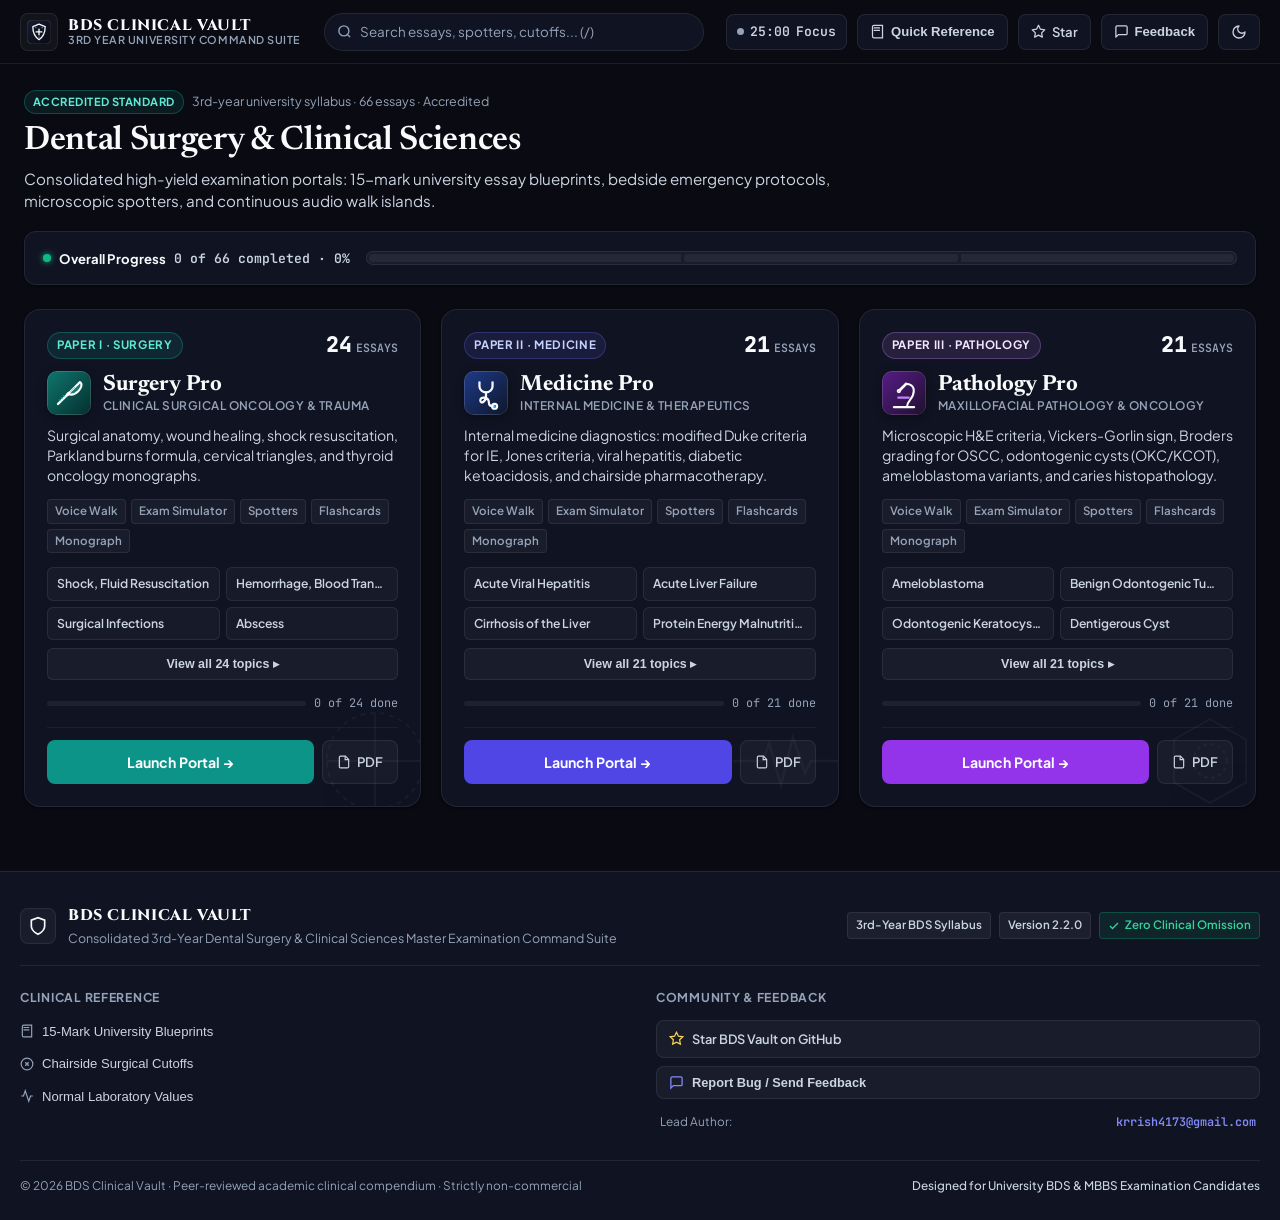
<file: index.html>
<!DOCTYPE html>
<html lang="en" data-theme="dark">
<head>
    <meta charset="UTF-8">
    <meta name="viewport" content="width=device-width, initial-scale=1.0, viewport-fit=cover">
    <meta name="description" content="BDS Clinical Vault — 3rd Year BDS University Examination Compendium & Clinical Command Suite for General Surgery, General Medicine, and Oral Pathology.">
    <meta name="color-scheme" content="light dark">
    <meta name="theme-color" content="#090a12" id="metaThemeColor">
    <title>BDS Clinical Vault — 3rd Year University Examination Command Suite</title>
    
    <!-- PWA & Device Support -->
    <link rel="manifest" href="manifest.json">
    <link rel="icon" type="image/svg+xml" href="favicon.svg">
    <link rel="apple-touch-icon" href="apple-touch-icon.png">
    
    <!-- Typography -->
    <link rel="preconnect" href="https://fonts.googleapis.com">
    <link rel="preconnect" href="https://fonts.gstatic.com" crossorigin>
    <link href="https://fonts.googleapis.com/css2?family=Cinzel:wght@600;700;800&family=JetBrains+Mono:wght@400;500;600;700&family=Newsreader:ital,opsz,wght@0,6..72,400;0,6..72,600;0,6..72,700;1,6..72,400&family=Plus+Jakarta+Sans:wght@400;500;600;700;800&display=swap" rel="stylesheet">

    <script>
        (function() {
            var saved = localStorage.getItem('bds_vault_theme') || localStorage.getItem('bds.theme') || localStorage.getItem('bds_hub_theme') || 'dark';
            document.documentElement.setAttribute('data-theme', saved);
            if (saved === 'light') {
                document.documentElement.classList.add('light');
                document.documentElement.classList.remove('dark');
            } else {
                document.documentElement.classList.add('dark');
                document.documentElement.classList.remove('light');
            }
            document.documentElement.style.backgroundColor = saved === 'light' ? '#f8fafc' : '#090a12';
            document.documentElement.style.colorScheme = saved;
            var metaTheme = document.getElementById('metaThemeColor');
            if (metaTheme) metaTheme.setAttribute('content', saved === 'light' ? '#f8fafc' : '#090a12');
        })();
    </script>

    <style>
        /* =============================================================
           1. ECOSYSTEM DESIGN TOKENS (CALIBRATED ACCENT HUES & NEUTRALS)
           ============================================================= */
        :root {
            --bg-base: #090a12;
            --bg-surface: #101322;
            --bg-surface-elevated: #161a2e;
            --bg-card: #101322;
            --bg-card-hover: #15192d;
            
            --border-color: rgba(255, 255, 255, 0.08);
            --border-strong: rgba(255, 255, 255, 0.16);
            --border-subtle: rgba(255, 255, 255, 0.05);

            --text-primary: #f8fafc;
            --text-secondary: #cbd5e1;
            --text-muted: #94a3b8;

            --accent-emerald: #10b981;
            --accent-amber: #f59e0b;
            --accent-rose: #f43f5e;

            /* Paper I: General Surgery (Clinical Surgical Teal) */
            --surgery-accent: #14b8a6;
            --surgery-accent-dark: #0d9488;
            --surgery-tag-bg: rgba(20, 184, 166, 0.12);
            --surgery-tag-border: rgba(20, 184, 166, 0.30);
            --surgery-tag-text: #5eead4;
            --surgery-btn: #0d9488;
            --surgery-btn-hover: #0f766e;

            /* Paper II: General Medicine (Diagnostic Clinical Indigo) */
            --medicine-accent: #6366f1;
            --medicine-accent-dark: #4f46e5;
            --medicine-tag-bg: rgba(99, 102, 241, 0.12);
            --medicine-tag-border: rgba(99, 102, 241, 0.30);
            --medicine-tag-text: #c7d2fe;
            --medicine-btn: #4f46e5;
            --medicine-btn-hover: #4338ca;

            /* Paper III: Oral Pathology (Histological Orchid / Magenta) */
            --pathology-accent: #c084fc;
            --pathology-accent-dark: #9333ea;
            --pathology-tag-bg: rgba(192, 132, 252, 0.12);
            --pathology-tag-border: rgba(192, 132, 252, 0.30);
            --pathology-tag-text: #f3e8ff;
            --pathology-btn: #9333ea;
            --pathology-btn-hover: #7e22ce;

            --shadow-sm: 0 1px 3px rgba(0, 0, 0, 0.35);
            --shadow-md: 0 8px 24px -6px rgba(0, 0, 0, 0.55);
            --shadow-lg: 0 16px 40px -8px rgba(0, 0, 0, 0.75);

            --radius-sm: 8px;
            --radius-md: 12px;
            --radius-lg: 16px;
            --radius-pill: 9999px;
        }

        [data-theme="light"] {
            --bg-base: #f8fafc;
            --bg-surface: #ffffff;
            --bg-surface-elevated: #f1f5f9;
            --bg-card: #ffffff;
            --bg-card-hover: #f8fafc;
            
            --border-color: #e2e8f0;
            --border-strong: #cbd5e1;
            --border-subtle: #f1f5f9;

            --text-primary: #0f172a;
            --text-secondary: #475569;
            --text-muted: #64748b;

            --surgery-accent: #0d9488;
            --surgery-tag-bg: rgba(13, 148, 136, 0.08);
            --surgery-tag-border: rgba(13, 148, 136, 0.25);
            --surgery-tag-text: #0f766e;
            --surgery-btn: #0d9488;
            --surgery-btn-hover: #115e59;

            --medicine-accent: #4f46e5;
            --medicine-tag-bg: rgba(79, 70, 229, 0.08);
            --medicine-tag-border: rgba(79, 70, 229, 0.25);
            --medicine-tag-text: #3730a3;
            --medicine-btn: #4f46e5;
            --medicine-btn-hover: #4338ca;

            --pathology-accent: #9333ea;
            --pathology-tag-bg: rgba(147, 51, 234, 0.08);
            --pathology-tag-border: rgba(147, 51, 234, 0.25);
            --pathology-tag-text: #6b21a8;
            --pathology-btn: #9333ea;
            --pathology-btn-hover: #7e22ce;

            --shadow-sm: 0 1px 3px rgba(0, 0, 0, 0.06);
            --shadow-md: 0 6px 18px -4px rgba(0, 0, 0, 0.08);
            --shadow-lg: 0 14px 34px -6px rgba(0, 0, 0, 0.12);
        }

        @supports (color: oklch(0 0 0)) {
            :root {
                --surgery-accent: oklch(0.68 0.11 180);
                --medicine-accent: oklch(0.58 0.11 275);
                --pathology-accent: oklch(0.66 0.11 315);
            }
        }

        /* Reset & Base Setup */
        html {
            scroll-padding-top: 76px;
            scroll-behavior: smooth;
            background-color: var(--bg-base);
            color-scheme: dark;
            overflow-x: hidden;
            max-width: 100vw;
            width: 100%;
        }
        [data-theme="light"], body.light {
            color-scheme: light;
        }
        * {
            box-sizing: border-box;
            margin: 0;
            padding: 0;
            -webkit-tap-highlight-color: transparent;
            scrollbar-width: thin;
            scrollbar-color: rgba(255, 255, 255, 0.2) transparent;
        }
        ::-webkit-scrollbar {
            width: 8px;
            height: 8px;
        }
        ::-webkit-scrollbar-track {
            background: transparent;
        }
        ::-webkit-scrollbar-thumb {
            background: rgba(255, 255, 255, 0.2);
            border-radius: 8px;
            border: 2px solid transparent;
            background-clip: content-box;
        }
        ::-webkit-scrollbar-thumb:hover {
            background: rgba(255, 255, 255, 0.35);
            background-clip: content-box;
        }
        ::-webkit-scrollbar-button {
            display: none;
        }
        body {
            font-family: 'Plus Jakarta Sans', -apple-system, BlinkMacSystemFont, sans-serif;
            background-color: var(--bg-base);
            color: var(--text-primary);
            line-height: 1.6;
            font-size: 15px;
            min-height: 100dvh;
            display: flex;
            flex-direction: column;
            overflow-x: hidden;
            max-width: 100vw;
            width: 100%;
            -webkit-font-smoothing: antialiased;
        }

        /* Utility Typography */
        .editorial-heading {
            font-family: 'Newsreader', Georgia, serif;
            font-weight: 600;
        }
        .cinzel-brand {
            font-family: 'Cinzel', serif;
            letter-spacing: 0.04em;
        }
        .mono-num {
            font-family: 'JetBrains Mono', monospace;
            font-variant-numeric: tabular-nums;
        }
        .sr-only {
            position: absolute;
            width: 1px;
            height: 1px;
            padding: 0;
            margin: -1px;
            overflow: hidden;
            clip: rect(0, 0, 0, 0);
            white-space: nowrap;
            border-width: 0;
        }

        /* =============================================================
           2. SOLID FULL-BLEED STICKY HEADER (64px, NEVER OVERFLOWS)
           ============================================================= */
        .header-solid {
            position: sticky;
            top: 0;
            z-index: 1000;
            height: 64px;
            width: 100%;
            background-color: var(--bg-base);
            border-bottom: 1px solid var(--border-color);
            display: flex;
            align-items: center;
            justify-content: space-between;
            padding: 0 20px;
            box-sizing: border-box;
            min-width: 0;
        }

        .brand-link {
            display: flex;
            align-items: center;
            gap: 10px;
            text-decoration: none;
            color: inherit;
            flex-shrink: 0;
            min-width: 0;
        }
        .brand-logo-tile {
            width: 38px;
            height: 38px;
            border-radius: var(--radius-sm);
            display: flex;
            align-items: center;
            justify-content: center;
            border: 1px solid var(--border-color);
            background: rgba(255, 255, 255, 0.04);
            flex-shrink: 0;
        }
        .brand-logo-tile img {
            width: 24px;
            height: 24px;
            display: block;
        }
        .brand-wordmark-group {
            display: flex;
            flex-direction: column;
            line-height: 1.15;
            min-width: 0;
            overflow: hidden;
        }
        .brand-wordmark {
            font-size: 0.95rem;
            font-weight: 800;
            letter-spacing: 0.04em;
            color: var(--text-primary);
            white-space: nowrap;
            overflow: hidden;
            text-overflow: ellipsis;
        }
        .brand-sub {
            font-size: 0.68rem;
            color: var(--text-muted);
            text-transform: uppercase;
            letter-spacing: 0.05em;
            font-weight: 600;
            white-space: nowrap;
        }

        /* Center Search with Inline Dropdown */
        .header-search-wrap {
            flex: 1;
            max-width: 440px;
            margin: 0 16px;
            position: relative;
            min-width: 0;
        }
        .hub-search-box {
            width: 100%;
            height: 38px;
            padding: 0 12px;
            background: var(--bg-surface);
            border: 1px solid var(--border-color);
            border-radius: var(--radius-pill);
            display: flex;
            align-items: center;
            gap: 8px;
            color: var(--text-muted);
            transition: all 0.2s ease;
        }
        .hub-search-box:focus-within {
            border-color: var(--accent-primary, #6366f1);
            box-shadow: 0 0 0 3px rgba(99, 102, 241, 0.15);
        }
        .hub-search-input {
            flex: 1;
            background: transparent;
            border: none;
            outline: none;
            font-family: inherit;
            font-size: 0.84rem;
            color: var(--text-primary);
            min-width: 0;
        }
        .hub-search-input::placeholder {
            color: var(--text-muted);
        }
        .hub-search-clear {
            background: transparent;
            border: none;
            color: var(--text-muted);
            cursor: pointer;
            padding: 2px 6px;
            font-size: 0.8rem;
            border-radius: 50%;
        }
        .hub-search-clear:hover {
            color: var(--text-primary);
        }
        .search-back-btn {
            display: none;
            align-items: center;
            justify-content: center;
            width: 38px;
            height: 38px;
            border-radius: var(--radius-sm);
            background: transparent;
            border: none;
            color: var(--text-secondary);
            cursor: pointer;
            flex-shrink: 0;
        }
        .search-back-btn:hover {
            color: var(--text-primary);
            background: rgba(255, 255, 255, 0.08);
        }

        .hub-search-results {
            position: absolute;
            top: calc(100% + 6px);
            left: 0;
            right: 0;
            max-height: 440px;
            overflow-y: auto;
            background: var(--bg-surface-elevated, #101322);
            border: 1px solid var(--border-strong, rgba(255, 255, 255, 0.18));
            border-radius: var(--radius-md, 12px);
            padding: 8px;
            box-shadow: var(--shadow-lg);
            z-index: 1050;
            display: flex;
            flex-direction: column;
            gap: 4px;
        }

        /* Mobile Trigger Buttons (<768px) */
        .mobile-actions-wrap {
            display: none;
        }
        .mobile-search-btn,
        .mobile-overflow-btn {
            display: none;
            align-items: center;
            justify-content: center;
            width: 44px;
            height: 44px;
            border-radius: var(--radius-sm);
            background: rgba(255, 255, 255, 0.04);
            border: 1px solid var(--border-color);
            color: var(--text-secondary);
            cursor: pointer;
            position: relative;
            flex-shrink: 0;
            transition: all 0.15s ease;
        }
        .mobile-search-btn:hover,
        .mobile-overflow-btn:hover {
            background: rgba(255, 255, 255, 0.08);
            color: var(--text-primary);
        }
        .overflow-timer-dot {
            position: absolute;
            top: 9px;
            right: 9px;
            width: 7px;
            height: 7px;
            border-radius: 50%;
            background: var(--text-muted);
            opacity: 0;
            transition: all 0.2s ease;
        }
        .mobile-overflow-btn.running .overflow-timer-dot {
            opacity: 1;
            background: var(--accent-emerald, #10b981);
            box-shadow: 0 0 8px var(--accent-emerald, #10b981);
        }

        /* Mobile Overflow Scrim & Menu */
        .hub-overflow-scrim {
            display: none;
            position: fixed;
            inset: 0;
            background: rgba(0, 0, 0, 0.55);
            z-index: 1040;
            backdrop-filter: none;
            -webkit-backdrop-filter: none;
        }
        .hub-overflow-scrim.open {
            display: block;
        }

        .hub-overflow-menu {
            display: none;
            background: var(--bg-surface-elevated, #161a2e);
            border: 1px solid var(--border-strong);
            box-shadow: var(--shadow-lg);
            z-index: 1050;
            box-sizing: border-box;
            flex-direction: column;
            gap: 12px;
        }
        .hub-overflow-menu.open {
            display: flex;
        }

        .overflow-header-row {
            display: flex;
            align-items: center;
            justify-content: space-between;
            padding-bottom: 8px;
            border-bottom: 1px solid var(--border-color);
        }
        .overflow-menu-title {
            font-size: 0.80rem;
            font-weight: 700;
            text-transform: uppercase;
            letter-spacing: 0.05em;
            color: var(--text-muted);
        }
        .overflow-close-btn {
            background: transparent;
            border: none;
            color: var(--text-muted);
            cursor: pointer;
            font-size: 1.1rem;
            padding: 4px;
        }

        .overflow-timer-card {
            background: rgba(255, 255, 255, 0.03);
            border: 1px solid var(--border-color);
            border-radius: var(--radius-sm);
            padding: 12px;
            display: flex;
            flex-direction: column;
            gap: 8px;
        }
        .overflow-timer-header {
            display: flex;
            align-items: center;
            justify-content: space-between;
            font-size: 0.72rem;
            font-weight: 700;
            text-transform: uppercase;
            color: var(--text-muted);
        }
        .overflow-timer-digits {
            font-family: 'JetBrains Mono', monospace;
            font-size: 1.8rem;
            font-weight: 800;
            color: var(--text-primary);
            text-align: center;
        }
        .overflow-timer-actions {
            display: flex;
            gap: 6px;
        }
        .overflow-timer-btn {
            flex: 1;
            min-height: 38px;
            border-radius: var(--radius-sm);
            font-size: 0.8rem;
            font-weight: 700;
            cursor: pointer;
            border: 1px solid var(--border-color);
            background: var(--bg-surface-2, rgba(255, 255, 255, 0.04));
            color: var(--text-secondary);
            transition: all 0.15s ease;
        }
        .overflow-timer-btn.primary {
            background: var(--accent-emerald, #10b981);
            color: #090a12;
            border-color: var(--accent-emerald, #10b981);
            flex: 1.4;
        }
        .overflow-timer-btn.active {
            border-color: var(--accent-emerald, #10b981);
            color: var(--accent-emerald, #10b981);
        }

        .overflow-action-row {
            width: 100%;
            min-height: 46px;
            display: flex;
            align-items: center;
            gap: 12px;
            padding: 0 14px;
            border-radius: var(--radius-sm);
            background: rgba(255, 255, 255, 0.03);
            border: 1px solid var(--border-color);
            color: var(--text-primary);
            font-size: 0.88rem;
            font-weight: 600;
            cursor: pointer;
            text-align: left;
            transition: all 0.15s ease;
            box-sizing: border-box;
        }
        .overflow-action-row:hover {
            background: rgba(255, 255, 255, 0.07);
        }
        .hub-search-group {
            margin-bottom: 6px;
        }
        .hub-search-group-title {
            font-size: 0.70rem;
            font-weight: 700;
            text-transform: uppercase;
            letter-spacing: 0.05em;
            color: var(--text-muted);
            padding: 6px 10px 4px 10px;
        }
        .hub-search-item {
            display: flex;
            align-items: center;
            justify-content: space-between;
            padding: 8px 12px;
            border-radius: var(--radius-sm, 8px);
            text-decoration: none;
            color: var(--text-secondary);
            font-size: 0.84rem;
            transition: all 0.15s ease;
            gap: 10px;
        }
        .hub-search-item:hover, .hub-search-item.selected {
            background: rgba(255, 255, 255, 0.06);
            color: var(--text-primary);
        }
        .hub-search-item-title {
            overflow: hidden;
            text-overflow: ellipsis;
            white-space: nowrap;
        }
        .hub-search-item-tag {
            font-size: 0.68rem;
            font-family: 'JetBrains Mono', monospace;
            padding: 2px 6px;
            border-radius: 4px;
            background: rgba(255, 255, 255, 0.05);
            color: var(--text-muted);
            white-space: nowrap;
            flex-shrink: 0;
        }

        /* Collapsible Category Accordions for Topic Panel */
        .panel-category-group {
            margin-bottom: 8px;
        }
        .panel-category-header {
            width: 100%;
            display: flex;
            align-items: center;
            justify-content: space-between;
            padding: 8px 12px;
            background: rgba(255, 255, 255, 0.03);
            border: 1px solid var(--border-color);
            border-radius: var(--radius-sm);
            color: var(--text-secondary);
            font-size: 0.76rem;
            font-weight: 700;
            text-transform: uppercase;
            letter-spacing: 0.04em;
            cursor: pointer;
            transition: all 0.15s ease;
        }
        .panel-category-header:hover {
            background: rgba(255, 255, 255, 0.06);
            color: var(--text-primary);
        }
        .panel-category-chevron {
            transition: transform 0.2s ease;
            font-size: 0.7rem;
            color: var(--text-muted);
        }
        .panel-category-group.collapsed .panel-category-chevron {
            transform: rotate(-90deg);
        }
        .panel-category-group.collapsed .panel-category-items {
            display: none;
        }
        .panel-category-items {
            display: flex;
            flex-direction: column;
            gap: 2px;
            margin-top: 4px;
        }

        /* Right Nav Tools */
        .header-right-tools {
            display: flex;
            align-items: center;
            gap: 10px;
            flex-shrink: 0;
        }
        .nav-btn {
            height: 36px;
            padding: 0 12px;
            border-radius: var(--radius-sm);
            background: var(--bg-surface);
            border: 1px solid var(--border-color);
            color: var(--text-secondary);
            font-size: 0.82rem;
            font-weight: 600;
            display: inline-flex;
            align-items: center;
            gap: 6px;
            cursor: pointer;
            transition: all 0.2s ease;
            text-decoration: none;
            box-sizing: border-box;
        }
        .nav-btn:hover {
            background: var(--bg-surface-elevated);
            color: var(--text-primary);
            border-color: var(--border-strong);
        }

        /* Focus Timer Station Pill & Popover */
        .focus-timer-container {
            position: relative;
        }
        .timer-nav-pill {
            padding: 0 10px;
            font-family: 'JetBrains Mono', monospace;
            font-size: 0.82rem;
            gap: 6px;
        }
        .timer-nav-pill.running {
            border-color: var(--accent-emerald);
            color: var(--accent-emerald);
        }
        .timer-chip-dot {
            width: 7px;
            height: 7px;
            border-radius: 50%;
            background: var(--text-muted);
            transition: all 0.2s ease;
        }
        .timer-nav-pill.running .timer-chip-dot {
            background: var(--accent-emerald);
            box-shadow: 0 0 6px var(--accent-emerald);
        }
        .timer-popover-card {
            display: none;
            position: absolute;
            top: calc(100% + 8px);
            right: 0;
            width: 240px;
            background: var(--bg-surface-elevated);
            border: 1px solid var(--border-strong);
            border-radius: var(--radius-md);
            padding: 16px;
            box-shadow: var(--shadow-lg);
            z-index: 1050;
        }
        .timer-popover-card.open {
            display: block;
        }
        .timer-popover-header {
            font-size: 0.72rem;
            text-transform: uppercase;
            font-weight: 700;
            color: var(--text-muted);
            letter-spacing: 0.05em;
            margin-bottom: 4px;
        }
        .timer-popover-digits {
            font-family: 'JetBrains Mono', monospace;
            font-size: 2rem;
            font-weight: 800;
            line-height: 1.1;
            margin-bottom: 12px;
            color: var(--text-primary);
        }
        .timer-popover-controls {
            display: flex;
            gap: 6px;
        }
        .timer-ctrl-btn {
            padding: 6px 10px;
            border-radius: 6px;
            font-size: 0.78rem;
            font-weight: 700;
            cursor: pointer;
            border: 1px solid var(--border-color);
            background: rgba(255, 255, 255, 0.04);
            color: var(--text-secondary);
            transition: all 0.15s ease;
        }
        .timer-ctrl-btn:hover {
            background: rgba(255, 255, 255, 0.08);
            color: var(--text-primary);
        }
        .timer-ctrl-btn.active {
            background: rgba(99, 102, 241, 0.15);
            border-color: #6366f1;
            color: #a5b4fc;
        }
        .timer-ctrl-btn.primary {
            background: var(--text-primary);
            color: var(--bg-base);
            border: none;
            flex: 1;
        }

        /* =============================================================
           3. MAIN CONTAINER & HERO BANNER
           ============================================================= */
        .main-content {
            max-width: 1400px;
            width: 100%;
            margin: 0 auto;
            padding: 24px 24px 40px 24px;
            flex: 1;
        }

        .hero-banner {
            margin-bottom: 18px;
        }
        .hero-trust-bar {
            display: inline-flex;
            align-items: center;
            gap: 8px;
            font-size: 0.78rem;
            color: var(--text-muted);
            margin-bottom: 8px;
            flex-wrap: wrap;
        }
        .trust-badge {
            background: rgba(20, 184, 166, 0.10);
            color: var(--surgery-tag-text);
            border: 1px solid var(--surgery-tag-border);
            padding: 2px 8px;
            border-radius: var(--radius-pill);
            font-weight: 700;
            font-size: 0.70rem;
            text-transform: uppercase;
            letter-spacing: 0.04em;
        }
        .hero-title {
            font-size: 2.1rem;
            font-weight: 600;
            color: var(--text-primary);
            letter-spacing: -0.01em;
            line-height: 1.18;
            margin-bottom: 6px;
        }
        .hero-sub {
            font-size: 0.95rem;
            color: var(--text-secondary);
            max-width: 820px;
            line-height: 1.5;
        }

        /* =============================================================
           4. SLIM PROGRESS STRIP (<=56px, DIRECTLY UNDER HERO)
           ============================================================= */
        .progress-strip-container {
            position: relative;
            background: var(--bg-surface);
            border: 1px solid var(--border-color);
            border-radius: var(--radius-md);
            padding: 10px 18px;
            margin-bottom: 24px;
            box-shadow: var(--shadow-sm);
        }
        .progress-strip-inner {
            display: flex;
            align-items: center;
            justify-content: space-between;
            gap: 16px;
            height: 32px;
        }
        .progress-strip-left {
            display: flex;
            align-items: center;
            gap: 8px;
            font-size: 0.82rem;
            font-weight: 700;
            color: var(--text-primary);
            white-space: nowrap;
        }
        .progress-pulse-dot {
            width: 8px;
            height: 8px;
            border-radius: 50%;
            background: var(--accent-emerald);
            box-shadow: 0 0 6px var(--accent-emerald);
        }
        .progress-strip-track {
            flex: 1;
            height: 14px;
            background: rgba(255, 255, 255, 0.04);
            border: 1px solid rgba(255, 255, 255, 0.08);
            border-radius: var(--radius-pill);
            display: flex;
            align-items: stretch;
            overflow: visible;
            position: relative;
            padding: 2px;
            gap: 3px;
            cursor: pointer;
        }
        .progress-strip-segment {
            height: 100%;
            min-height: 8px;
            background: rgba(255, 255, 255, 0.05);
            position: relative;
            overflow: hidden;
            display: block;
            cursor: pointer;
            text-decoration: none;
            outline: none;
            border-radius: 3px;
            transition: filter 0.18s ease, transform 0.18s ease, box-shadow 0.18s ease;
        }
        .progress-strip-segment::before {
            content: '';
            position: absolute;
            top: -10px;
            bottom: -10px;
            left: 0;
            right: 0;
            z-index: 2;
        }
        .segment-surgery {
            border-top-left-radius: 9999px;
            border-bottom-left-radius: 9999px;
        }
        .segment-pathology {
            border-top-right-radius: 9999px;
            border-bottom-right-radius: 9999px;
        }
        .segment-fill {
            height: 100%;
            transition: width 0.5s ease;
            border-radius: var(--radius-pill);
            pointer-events: none;
        }
        .segment-surgery .segment-fill { background: linear-gradient(90deg, #0f766e 0%, #14b8a6 50%, #38bdf8 100%); }
        .segment-medicine .segment-fill { background: linear-gradient(90deg, #6366f1 0%, #4f46e5 50%, #10b981 100%); }
        .segment-pathology .segment-fill { background: linear-gradient(90deg, #d946ef 0%, #c026d3 50%, #10b981 100%); }

        .progress-strip-segment:hover,
        .progress-strip-segment:focus-visible {
            filter: brightness(1.35);
            transform: translateY(-1px);
            z-index: 5;
        }
        .progress-strip-segment:focus-visible {
            outline: 2px solid var(--accent-emerald);
            outline-offset: 2px;
        }
        .segment-surgery:hover,
        .segment-surgery:focus-visible {
            box-shadow: 0 0 12px rgba(20, 184, 166, 0.55);
        }
        .segment-medicine:hover,
        .segment-medicine:focus-visible {
            box-shadow: 0 0 12px rgba(99, 102, 241, 0.55);
        }
        .segment-pathology:hover,
        .segment-pathology:focus-visible {
            box-shadow: 0 0 12px rgba(217, 70, 239, 0.55);
        }

        .progress-strip-right {
            font-family: 'JetBrains Mono', monospace;
            font-size: 0.82rem;
            font-weight: 600;
            color: var(--text-secondary);
            white-space: nowrap;
        }

        /* Progress Segment Floating Hover Tooltip */
        .progress-segment-tooltip {
            position: absolute;
            top: calc(100% + 8px);
            left: 50%;
            transform: translateX(-50%) translateY(4px);
            background: #101322;
            border: 1px solid rgba(255, 255, 255, 0.14);
            border-radius: 8px;
            padding: 10px 14px;
            box-shadow: 0 12px 28px rgba(0, 0, 0, 0.65), 0 0 0 1px rgba(255, 255, 255, 0.05);
            z-index: 1050;
            min-width: 250px;
            max-width: 320px;
            opacity: 0;
            pointer-events: none;
            cursor: pointer;
            transition: opacity 0.18s cubic-bezier(0.16, 1, 0.3, 1), transform 0.18s cubic-bezier(0.16, 1, 0.3, 1);
        }
        .progress-segment-tooltip.visible {
            opacity: 1;
            pointer-events: auto;
            transform: translateX(-50%) translateY(0);
        }
        .segment-tooltip-arrow {
            position: absolute;
            top: -5px;
            left: 50%;
            width: 10px;
            height: 10px;
            background: #101322;
            border-left: 1px solid rgba(255, 255, 255, 0.14);
            border-top: 1px solid rgba(255, 255, 255, 0.14);
            transform: translateX(-50%) rotate(45deg);
            pointer-events: none;
            transition: left 0.15s ease;
        }
        .segment-tooltip-top {
            display: flex;
            align-items: center;
            gap: 8px;
            margin-bottom: 6px;
        }
        .segment-tooltip-dot {
            width: 8px;
            height: 8px;
            border-radius: 50%;
            flex-shrink: 0;
            background: var(--surgery-accent);
            box-shadow: 0 0 8px currentColor;
        }
        .segment-tooltip-title {
            font-size: 0.85rem;
            font-weight: 700;
            color: var(--text-primary);
            white-space: nowrap;
            flex: 1;
        }
        .segment-tooltip-badge {
            font-family: 'JetBrains Mono', monospace;
            font-size: 0.72rem;
            font-weight: 600;
            color: var(--text-muted);
            background: rgba(255, 255, 255, 0.06);
            padding: 2px 6px;
            border-radius: 4px;
            border: 1px solid rgba(255, 255, 255, 0.08);
        }
        .segment-tooltip-bottom {
            display: flex;
            align-items: center;
            justify-content: space-between;
            gap: 12px;
            font-size: 0.78rem;
        }
        .segment-tooltip-stats {
            font-family: 'JetBrains Mono', monospace;
            font-weight: 600;
            color: var(--text-secondary);
        }
        .segment-tooltip-cta {
            display: inline-flex;
            align-items: center;
            gap: 4px;
            font-weight: 600;
            font-size: 0.75rem;
            color: var(--accent-emerald);
            white-space: nowrap;
        }
        .segment-tooltip-cta svg {
            transition: transform 0.15s ease;
        }
        .progress-segment-tooltip:hover .segment-tooltip-cta svg {
            transform: translateX(3px);
        }

        /* Progress Breakdown Popover Tooltip for Overall Progress */
        .progress-breakdown-popover {
            display: none;
            position: absolute;
            top: calc(100% + 6px);
            left: 20px;
            background: var(--bg-surface-elevated);
            border: 1px solid var(--border-strong);
            border-radius: var(--radius-sm);
            padding: 10px 14px;
            box-shadow: var(--shadow-md);
            z-index: 1020;
            gap: 12px;
            white-space: nowrap;
        }
        .progress-breakdown-popover.open {
            display: flex;
        }
        .breakdown-row {
            display: flex;
            align-items: center;
            gap: 6px;
            font-size: 0.78rem;
            font-family: 'JetBrains Mono', monospace;
        }
        .breakdown-dot {
            width: 7px;
            height: 7px;
            border-radius: 50%;
        }
        .surgery-row .breakdown-dot { background: var(--surgery-accent); }
        .medicine-row .breakdown-dot { background: var(--medicine-accent); }
        .pathology-row .breakdown-dot { background: var(--pathology-accent); }

        /* =============================================================
           5. FIXED-HEIGHT PORTAL CARDS (IDENTICAL ANATOMY, BALANCED GRID)
           ============================================================= */
        .portal-cards-grid {
            display: grid;
            grid-template-columns: repeat(3, 1fr);
            gap: 20px;
            align-items: stretch;
            margin-bottom: 24px;
        }

        .portal-card {
            background: var(--bg-card);
            border: 1px solid var(--border-color);
            border-radius: var(--radius-lg);
            padding: 22px;
            display: flex;
            flex-direction: column;
            position: relative;
            overflow: hidden;
            box-shadow: var(--shadow-sm);
            transition: border-color 0.2s ease, transform 0.2s ease;
        }
        .portal-card:hover {
            border-color: var(--border-strong);
            transform: translateY(-2px);
        }

        /* Subtle Corner Watermarks */
        .corner-watermark {
            position: absolute;
            bottom: -15px;
            right: -15px;
            width: 120px;
            height: 120px;
            pointer-events: none;
            opacity: 0.04;
            z-index: 0;
        }

        /* 1. Header Row */
        .card-header-row {
            display: flex;
            align-items: center;
            justify-content: space-between;
            margin-bottom: 12px;
            z-index: 1;
        }
        .card-paper-tag {
            font-size: 0.72rem;
            font-weight: 700;
            padding: 3px 9px;
            border-radius: var(--radius-pill);
            text-transform: uppercase;
            letter-spacing: 0.06em;
            white-space: nowrap;
        }
        .card-essay-count {
            display: flex;
            align-items: baseline;
            gap: 4px;
            font-family: 'JetBrains Mono', monospace;
        }
        .essay-count-num {
            font-size: 1.35rem;
            font-weight: 800;
            color: var(--text-primary);
            line-height: 1;
        }
        .essay-count-label {
            font-size: 0.72rem;
            font-weight: 600;
            color: var(--text-muted);
            text-transform: uppercase;
        }

        /* 2. Identity Row */
        .card-identity-row {
            display: flex;
            align-items: center;
            gap: 12px;
            margin-bottom: 10px;
            z-index: 1;
        }
        .card-logo-box {
            width: 44px;
            height: 44px;
            border-radius: 10px;
            display: flex;
            align-items: center;
            justify-content: center;
            flex-shrink: 0;
            overflow: hidden;
            box-shadow: 0 2px 8px rgba(0, 0, 0, 0.35);
        }
        .card-logo-box svg {
            width: 44px;
            height: 44px;
            display: block;
        }
        .card-title-stack {
            display: flex;
            flex-direction: column;
            line-height: 1.2;
        }
        .card-portal-title {
            font-size: 1.38rem;
            font-weight: 700;
            color: var(--text-primary);
        }
        .card-specialty-sub {
            font-size: 0.74rem;
            color: var(--text-muted);
            font-weight: 600;
            text-transform: uppercase;
            letter-spacing: 0.04em;
        }

        /* 3. Description Clamped to 3 Lines */
        .card-desc {
            font-size: 0.88rem;
            color: var(--text-secondary);
            line-height: 1.45;
            margin-bottom: 12px;
            display: -webkit-box;
            -webkit-line-clamp: 3;
            -webkit-box-orient: vertical;
            overflow: hidden;
            min-height: 4.45em;
            max-height: 4.45em;
            z-index: 1;
        }

        /* 4. Single Common Feature Chips Row (Same 5 chips everywhere) */
        .card-features-row {
            display: flex;
            align-items: center;
            gap: 5px;
            margin-bottom: 14px;
            flex-wrap: wrap;
            z-index: 1;
        }
        .feature-chip {
            font-size: 0.72rem;
            font-weight: 600;
            padding: 2px 7px;
            border-radius: 4px;
            background: rgba(255, 255, 255, 0.04);
            border: 1px solid var(--border-color);
            color: var(--text-muted);
            white-space: nowrap;
        }

        /* 5. Fixed-Height Topic Preview Area (2x2 Grid + View All Button) */
        .card-topic-preview-box {
            margin-bottom: 14px;
            display: flex;
            flex-direction: column;
            gap: 8px;
            z-index: 1;
        }
        .preview-bubbles-grid {
            display: grid;
            grid-template-columns: 1fr 1fr;
            gap: 6px;
        }
        .preview-bubble {
            display: block;
            padding: 6px 9px;
            border-radius: 6px;
            font-size: 0.76rem;
            font-weight: 600;
            text-decoration: none;
            white-space: nowrap;
            overflow: hidden;
            text-overflow: ellipsis;
            border: 1px solid var(--border-color);
            background: rgba(255, 255, 255, 0.03);
            color: var(--text-secondary);
            transition: all 0.15s ease;
        }
        .preview-bubble:hover {
            background: rgba(255, 255, 255, 0.06);
            color: var(--text-primary);
            border-color: var(--border-strong);
        }
        .card-surgery .preview-bubble:hover { border-color: var(--surgery-accent); color: var(--surgery-tag-text); }
        .card-medicine .preview-bubble:hover { border-color: var(--medicine-accent); color: var(--medicine-tag-text); }
        .card-pathology .preview-bubble:hover { border-color: var(--pathology-accent); color: var(--pathology-tag-text); }

        .btn-view-all-topics {
            width: 100%;
            height: 32px;
            border-radius: 6px;
            font-size: 0.78rem;
            font-weight: 700;
            background: rgba(255, 255, 255, 0.04);
            border: 1px solid var(--border-color);
            color: var(--text-secondary);
            cursor: pointer;
            display: flex;
            align-items: center;
            justify-content: center;
            gap: 6px;
            transition: all 0.15s ease;
        }
        .btn-view-all-topics:hover {
            background: rgba(255, 255, 255, 0.08);
            color: var(--text-primary);
            border-color: var(--border-strong);
        }
        .card-surgery .btn-view-all-topics:hover { border-color: var(--surgery-accent); color: var(--surgery-tag-text); }
        .card-medicine .btn-view-all-topics:hover { border-color: var(--medicine-accent); color: var(--medicine-tag-text); }
        .card-pathology .btn-view-all-topics:hover { border-color: var(--pathology-accent); color: var(--pathology-tag-text); }

        /* 6. Card Progress Row */
        .card-progress-row {
            display: flex;
            align-items: center;
            gap: 8px;
            margin-bottom: 14px;
            font-size: 0.74rem;
            font-family: 'JetBrains Mono', monospace;
            color: var(--text-muted);
            z-index: 1;
        }
        .card-track {
            flex: 1;
            height: 5px;
            background: rgba(255, 255, 255, 0.06);
            border-radius: var(--radius-pill);
            overflow: hidden;
        }
        .card-fill {
            height: 100%;
            border-radius: var(--radius-pill);
            transition: width 0.4s ease;
        }
        .card-surgery .card-fill { background: linear-gradient(90deg, #0f766e 0%, #14b8a6 50%, #38bdf8 100%); }
        .card-medicine .card-fill { background: linear-gradient(90deg, #6366f1 0%, #4f46e5 50%, #10b981 100%); }
        .card-pathology .card-fill { background: linear-gradient(90deg, #d946ef 0%, #c026d3 50%, #10b981 100%); }

        /* 7. Action Dock (Pinned Flush via margin-top: auto) */
        .card-actions-dock {
            margin-top: auto;
            display: flex;
            gap: 8px;
            padding-top: 12px;
            border-top: 1px solid var(--border-subtle);
            z-index: 1;
        }
        .btn-launch {
            flex: 1;
            height: 44px;
            padding: 0 16px;
            border-radius: var(--radius-sm);
            color: #ffffff;
            font-size: 0.88rem;
            font-weight: 700;
            text-decoration: none;
            display: inline-flex;
            align-items: center;
            justify-content: center;
            gap: 6px;
            border: none;
            cursor: pointer;
            transition: transform 0.15s ease, filter 0.15s ease;
        }
        .btn-launch:hover {
            transform: translateY(-1px);
            filter: brightness(1.08);
        }
        .card-surgery .btn-launch { background: var(--surgery-btn); }
        .card-medicine .btn-launch { background: var(--medicine-btn); }
        .card-pathology .btn-launch { background: var(--pathology-btn); }

        .btn-pdf {
            height: 44px;
            padding: 0 14px;
            border-radius: var(--radius-sm);
            background: rgba(255, 255, 255, 0.04);
            border: 1px solid var(--border-color);
            color: var(--text-secondary);
            font-size: 0.82rem;
            font-weight: 600;
            text-decoration: none;
            display: inline-flex;
            align-items: center;
            justify-content: center;
            gap: 6px;
            transition: all 0.15s ease;
        }
        .btn-pdf:hover {
            background: rgba(255, 255, 255, 0.08);
            color: var(--text-primary);
            border-color: var(--border-strong);
            transform: translateY(-1px);
        }

        /* Distinct Portal Accents */
        .card-surgery .card-paper-tag { background: var(--surgery-tag-bg); color: var(--surgery-tag-text); border: 1px solid var(--surgery-tag-border); }
        .card-medicine .card-paper-tag { background: var(--medicine-tag-bg); color: var(--medicine-tag-text); border: 1px solid var(--medicine-tag-border); }
        .card-pathology .card-paper-tag { background: var(--pathology-tag-bg); color: var(--pathology-tag-text); border: 1px solid var(--pathology-tag-border); }

        /* =============================================================
           6. TOPIC PANEL OVERLAY (DESKTOP POPOVER & MOBILE BOTTOM SHEET)
           ============================================================= */
        .topic-panel-scrim {
            display: none;
            position: fixed;
            inset: 0;
            background: rgba(0, 0, 0, 0.65);
            backdrop-filter: none;
            -webkit-backdrop-filter: none;
            z-index: 1090;
        }
        .topic-panel-scrim.open {
            display: block;
        }

        .topic-panel {
            display: none;
            background: var(--bg-surface-elevated);
            border: 1px solid var(--border-strong);
            box-shadow: var(--shadow-lg);
            flex-direction: column;
            z-index: 1100;
            overflow: hidden;
            box-sizing: border-box;
        }
        .topic-panel.open {
            display: flex;
        }

        /* Desktop Popover Style (>=768px) */
        @media (min-width: 768px) {
            .topic-panel {
                position: fixed;
                border-radius: var(--radius-md);
                width: min(420px, calc(100vw - 32px));
                max-height: min(70vh, 520px);
                overscroll-behavior: contain;
                animation: popoverFadeIn 0.2s cubic-bezier(0.16, 1, 0.3, 1);
            }
            .bottom-sheet-handle {
                display: none;
            }
        }

        @keyframes popoverFadeIn {
            from { opacity: 0; transform: scale(0.97); }
            to { opacity: 1; transform: scale(1); }
        }

        /* Mobile Bottom Sheet Style (<768px) */
        @media (max-width: 767px) {
            .topic-panel {
                position: fixed;
                bottom: 0;
                left: 0;
                right: 0;
                width: 100%;
                max-height: 85dvh;
                border-radius: 20px 20px 0 0;
                border-bottom: none;
                animation: sheetSlideUp 0.25s cubic-bezier(0.16, 1, 0.3, 1);
                padding-bottom: env(safe-area-inset-bottom, 16px);
            }
            .bottom-sheet-handle {
                width: 36px;
                height: 4px;
                border-radius: 999px;
                background: var(--border-strong);
                margin: 10px auto 4px auto;
                cursor: grab;
                flex-shrink: 0;
            }
        }

        @keyframes sheetSlideUp {
            from { transform: translateY(100%); }
            to { transform: translateY(0); }
        }

        /* Panel Internal Anatomy */
        .panel-header {
            padding: 14px 18px 10px 18px;
            display: flex;
            align-items: center;
            justify-content: space-between;
            border-bottom: 1px solid var(--border-subtle);
            flex-shrink: 0;
        }
        .panel-header-info {
            display: flex;
            align-items: center;
            gap: 10px;
        }
        .panel-paper-badge {
            font-size: 0.70rem;
            font-weight: 700;
            padding: 2px 7px;
            border-radius: var(--radius-pill);
            text-transform: uppercase;
        }
        .panel-title {
            font-size: 1.05rem;
            font-weight: 700;
            color: var(--text-primary);
        }
        .panel-count {
            font-size: 0.74rem;
            font-family: 'JetBrains Mono', monospace;
            color: var(--text-muted);
        }
        .panel-close-btn {
            width: 32px;
            height: 32px;
            border-radius: 50%;
            background: rgba(255, 255, 255, 0.05);
            border: 1px solid var(--border-color);
            color: var(--text-secondary);
            cursor: pointer;
            display: flex;
            align-items: center;
            justify-content: center;
            font-size: 1.1rem;
            transition: all 0.15s ease;
        }
        .panel-close-btn:hover {
            background: rgba(255, 255, 255, 0.1);
            color: var(--text-primary);
        }

        /* Filter Box */
        .panel-filter-row {
            padding: 10px 18px;
            border-bottom: 1px solid var(--border-subtle);
            position: relative;
            flex-shrink: 0;
        }
        .panel-filter-input {
            width: 100%;
            height: 36px;
            padding: 0 32px 0 12px;
            background: var(--bg-surface);
            border: 1px solid var(--border-color);
            border-radius: var(--radius-sm);
            color: var(--text-primary);
            font-size: 0.84rem;
            font-family: inherit;
            outline: none;
            box-sizing: border-box;
        }
        .panel-filter-input:focus {
            border-color: var(--border-strong);
        }
        .filter-clear-btn {
            position: absolute;
            right: 26px;
            top: 50%;
            transform: translateY(-50%);
            background: transparent;
            border: none;
            color: var(--text-muted);
            cursor: pointer;
            font-size: 0.9rem;
            padding: 4px;
        }

        /* Topics Scroll List */
        .panel-topics-list {
            flex: 1;
            overflow-y: auto;
            padding: 8px 12px;
            display: flex;
            flex-direction: column;
            gap: 4px;
            overscroll-behavior: contain;
        }
        .panel-topic-row {
            display: flex;
            align-items: center;
            gap: 12px;
            padding: 10px 12px;
            border-radius: var(--radius-sm);
            text-decoration: none;
            color: var(--text-secondary);
            font-size: 0.84rem;
            min-height: 44px;
            box-sizing: border-box;
            transition: all 0.15s ease;
            border: 1px solid transparent;
        }
        .panel-topic-row:hover {
            background: rgba(255, 255, 255, 0.04);
            color: var(--text-primary);
            border-color: var(--border-subtle);
        }
        .panel-topic-num {
            font-family: 'JetBrains Mono', monospace;
            font-size: 0.72rem;
            color: var(--text-muted);
            width: 22px;
            flex-shrink: 0;
        }
        .panel-topic-title {
            flex: 1;
            line-height: 1.35;
        }
        .panel-topic-tick {
            font-size: 0.85rem;
            color: var(--text-muted);
            opacity: 0.4;
            flex-shrink: 0;
        }
        .panel-topic-tick.completed {
            color: var(--accent-emerald);
            opacity: 1;
            font-weight: 700;
        }

        .panel-empty-state {
            padding: 28px 16px;
            text-align: center;
            color: var(--text-muted);
            font-size: 0.85rem;
        }
        .panel-empty-state button {
            margin-top: 10px;
            padding: 6px 12px;
            border-radius: 6px;
            background: rgba(255, 255, 255, 0.06);
            border: 1px solid var(--border-color);
            color: var(--text-secondary);
            cursor: pointer;
        }

        .panel-footer-bar {
            padding: 10px 18px;
            border-top: 1px solid var(--border-subtle);
            display: flex;
            justify-content: flex-end;
            flex-shrink: 0;
        }
        .panel-launch-link {
            font-size: 0.82rem;
            font-weight: 700;
            color: var(--text-primary);
            text-decoration: none;
        }
        .panel-launch-link:hover {
            text-decoration: underline;
        }

        /* =============================================================
           7. QUICK REFERENCE MODAL (LAB NORMS, CUTOFFS, 15-MARK RUBRICS)
           ============================================================= */
        .lab-modal-overlay {
            display: none;
            position: fixed;
            inset: 0;
            background: rgba(0, 0, 0, 0.7);
            backdrop-filter: none;
            -webkit-backdrop-filter: none;
            z-index: 2000;
            align-items: center;
            justify-content: center;
            padding: 20px;
        }
        .lab-modal-overlay.open {
            display: flex;
        }
        .lab-modal-card {
            background: var(--bg-surface-elevated);
            border: 1px solid var(--border-strong);
            border-radius: var(--radius-md);
            max-width: 860px;
            width: 100%;
            max-height: 85vh;
            display: flex;
            flex-direction: column;
            overflow: hidden;
            box-shadow: var(--shadow-lg);
        }
        .lab-modal-header {
            padding: 16px 20px;
            display: flex;
            align-items: center;
            justify-content: space-between;
            border-bottom: 1px solid var(--border-color);
        }
        .lab-modal-tabs {
            display: flex;
            border-bottom: 1px solid var(--border-color);
            background: rgba(0, 0, 0, 0.15);
            overflow-x: auto;
        }
        .lab-tab-btn {
            padding: 11px 18px;
            background: transparent;
            border: none;
            border-bottom: 2px solid transparent;
            color: var(--text-muted);
            font-size: 0.84rem;
            font-weight: 600;
            cursor: pointer;
            white-space: nowrap;
        }
        .lab-tab-btn.active {
            color: var(--text-primary);
            border-bottom-color: var(--surgery-accent);
            background: rgba(255, 255, 255, 0.03);
        }
        .lab-modal-body {
            padding: 20px;
            overflow-y: auto;
            flex: 1;
        }
        .data-table {
            width: 100%;
            border-collapse: collapse;
            font-size: 0.84rem;
        }
        .data-table th, .data-table td {
            padding: 10px 14px;
            text-align: left;
            border-bottom: 1px solid var(--border-color);
            vertical-align: top;
        }
        .data-table th {
            font-weight: 700;
            color: var(--text-primary);
            background: rgba(255, 255, 255, 0.02);
            position: sticky;
            top: 0;
        }

        /* 15-Mark Rubric Grid Inside Modal */
        .rubric-modal-wrap {
            display: flex;
            flex-direction: column;
            gap: 14px;
        }
        .rubric-segmented-bar {
            display: inline-flex;
            background: rgba(0, 0, 0, 0.25);
            border: 1px solid var(--border-color);
            border-radius: var(--radius-sm);
            padding: 3px;
            gap: 4px;
            align-self: flex-start;
        }
        .rubric-tab-btn {
            padding: 6px 14px;
            border-radius: 6px;
            background: transparent;
            border: none;
            color: var(--text-muted);
            font-size: 0.80rem;
            font-weight: 700;
            cursor: pointer;
        }
        .rubric-tab-btn.active {
            background: var(--text-primary);
            color: var(--bg-base);
        }
        .rubric-steps-grid {
            display: grid;
            grid-template-columns: repeat(auto-fill, minmax(220px, 1fr));
            gap: 10px;
            margin-top: 10px;
        }
        .rubric-step-box {
            background: rgba(255, 255, 255, 0.03);
            border: 1px solid var(--border-color);
            border-radius: var(--radius-sm);
            padding: 12px;
            display: flex;
            flex-direction: column;
            gap: 4px;
        }
        .rubric-step-num {
            font-family: 'JetBrains Mono', monospace;
            font-size: 0.70rem;
            font-weight: 700;
            color: var(--surgery-accent);
        }
        .rubric-step-name {
            font-size: 0.84rem;
            font-weight: 700;
            color: var(--text-primary);
        }
        .rubric-step-marks {
            font-size: 0.74rem;
            color: var(--text-muted);
        }

        /* =============================================================
           8. CMDK COMMAND PALETTE OVERLAY


        /* =============================================================
           9. STRUCTURED PROFESSIONAL FOOTER & QUICK REFERENCES
           ============================================================= */
        .hub-footer {
            border-top: 1px solid var(--border-color);
            background: var(--bg-surface);
            padding: 32px 20px 24px 20px;
            margin-top: auto;
            width: 100%;
            max-width: 100vw;
            box-sizing: border-box;
        }
        .footer-inner {
            max-width: 1400px;
            margin: 0 auto;
            display: flex;
            flex-direction: column;
            gap: 22px;
            width: 100%;
            box-sizing: border-box;
        }

        /* Top Brand & Purpose Row */
        .footer-brand-block {
            display: flex;
            align-items: center;
            justify-content: space-between;
            flex-wrap: wrap;
            gap: 14px;
            padding-bottom: 18px;
            border-bottom: 1px solid var(--border-color);
        }
        .footer-brand-header {
            display: flex;
            align-items: center;
            gap: 12px;
            min-width: 0;
        }
        .footer-brand-logo {
            width: 36px;
            height: 36px;
            border-radius: var(--radius-sm);
            border: 1px solid var(--border-color);
            background: rgba(255, 255, 255, 0.04);
            display: flex;
            align-items: center;
            justify-content: center;
            flex-shrink: 0;
            color: var(--text-primary);
        }
        .footer-brand-logo svg {
            width: 20px;
            height: 20px;
        }
        .footer-brand-text {
            display: flex;
            flex-direction: column;
            gap: 2px;
            min-width: 0;
        }
        .footer-brand-title {
            font-size: 0.96rem;
            font-weight: 800;
            letter-spacing: 0.04em;
            color: var(--text-primary);
        }
        .footer-brand-tagline {
            font-size: 0.78rem;
            color: var(--text-muted);
            line-height: 1.35;
        }
        .footer-badges-row {
            display: flex;
            align-items: center;
            gap: 8px;
            flex-wrap: wrap;
        }
        .footer-badge {
            font-size: 0.72rem;
            font-weight: 600;
            padding: 3px 8px;
            border-radius: 4px;
            background: rgba(255, 255, 255, 0.05);
            border: 1px solid var(--border-color);
            color: var(--text-secondary);
            display: inline-flex;
            align-items: center;
            gap: 5px;
        }
        .footer-badge.verified-badge {
            background: rgba(16, 185, 129, 0.10);
            border-color: rgba(16, 185, 129, 0.28);
            color: #34d399;
        }

        /* 2-Column Navigation Grid */
        .footer-grid {
            display: grid;
            grid-template-columns: repeat(2, minmax(0, 1fr));
            gap: 32px;
            width: 100%;
            box-sizing: border-box;
        }
        .footer-col {
            display: flex;
            flex-direction: column;
            gap: 12px;
            min-width: 0;
        }
        .footer-col-heading {
            font-size: 0.76rem;
            font-weight: 700;
            text-transform: uppercase;
            letter-spacing: 0.06em;
            color: var(--text-muted);
            margin: 0;
        }
        .footer-links-list {
            list-style: none;
            padding: 0;
            margin: 0;
            display: flex;
            flex-direction: column;
            gap: 8px;
        }
        .footer-link-btn {
            display: inline-flex;
            align-items: center;
            gap: 8px;
            background: none;
            border: none;
            padding: 4px 0;
            font-size: 0.82rem;
            color: var(--text-secondary);
            text-decoration: none;
            cursor: pointer;
            text-align: left;
            transition: color 0.15s ease, transform 0.15s ease;
            max-width: 100%;
        }
        .footer-link-btn:hover {
            color: var(--text-primary);
            transform: translateX(2px);
        }
        .footer-link-btn svg {
            color: var(--text-muted);
            flex-shrink: 0;
            transition: color 0.15s ease;
        }
        .footer-link-btn:hover svg {
            color: var(--accent-emerald);
        }

        /* Actions Group */
        .footer-actions-group {
            display: flex;
            flex-direction: column;
            gap: 8px;
            width: 100%;
        }
        .footer-action-pill {
            display: inline-flex;
            align-items: center;
            gap: 8px;
            padding: 8px 12px;
            border-radius: var(--radius-sm);
            font-size: 0.80rem;
            font-weight: 600;
            text-decoration: none;
            cursor: pointer;
            border: 1px solid var(--border-color);
            background: rgba(255, 255, 255, 0.04);
            color: var(--text-secondary);
            transition: all 0.15s ease;
            width: 100%;
            box-sizing: border-box;
            text-align: left;
        }
        .footer-action-pill:hover {
            background: rgba(255, 255, 255, 0.08);
            border-color: var(--border-strong);
            color: var(--text-primary);
        }
        .footer-action-pill.star-pill:hover {
            border-color: rgba(251, 191, 36, 0.4);
            color: #fcd34d;
            box-shadow: 0 0 12px rgba(251, 191, 36, 0.15);
        }
        .footer-action-pill.star-pill svg {
            color: #fcd34d;
            flex-shrink: 0;
        }
        .footer-action-pill.feedback-pill:hover {
            border-color: rgba(99, 102, 241, 0.4);
            color: #a5b4fc;
            box-shadow: 0 0 12px rgba(99, 102, 241, 0.15);
        }
        .footer-action-pill.feedback-pill svg {
            color: #818cf8;
            flex-shrink: 0;
        }
        .footer-contact-row {
            display: flex;
            align-items: center;
            justify-content: space-between;
            gap: 6px;
            padding: 6px 4px;
            font-size: 0.74rem;
            color: var(--text-muted);
            text-decoration: none;
            flex-wrap: wrap;
        }
        .footer-contact-row:hover {
            color: var(--text-primary);
        }
        .footer-contact-email {
            color: #818cf8;
            font-weight: 600;
        }

        /* Bottom Copyright / Accreditation */
        .footer-bottom-bar {
            display: flex;
            align-items: center;
            justify-content: space-between;
            flex-wrap: wrap;
            gap: 8px;
            padding-top: 16px;
            border-top: 1px solid var(--border-color);
            font-size: 0.74rem;
            color: var(--text-muted);
            width: 100%;
            box-sizing: border-box;
        }
        .footer-copy {
            line-height: 1.4;
        }
        .footer-accreditation {
            color: var(--text-secondary);
            font-weight: 500;
        }

        /* =============================================================
           10. RESPONSIVE BREAKPOINTS & ADAPTIVE LAYOUTS
           ============================================================= */
        /* Desktop Large (>=1024px) */
        @media (min-width: 1024px) {
            .mobile-search-btn,
            .mobile-overflow-btn,
            .search-back-btn {
                display: none !important;
            }
            .header-search-wrap {
                display: flex;
                flex: 1 1 auto;
                max-width: 380px;
                min-width: 0;
            }
            .header-right-tools {
                display: flex;
            }
        }

        /* Tablet Portrait (768px - 1023px) */
        @media (max-width: 1023px) and (min-width: 768px) {
            .brand-sub {
                display: none;
            }
            .mobile-search-btn,
            .mobile-overflow-btn,
            .search-back-btn {
                display: none !important;
            }
            .header-search-wrap {
                display: flex;
                flex: 1 1 auto;
                max-width: 240px;
                min-width: 0;
                margin: 0 10px;
            }
            .header-right-tools {
                display: flex;
                gap: 6px;
            }
            [data-testid="quick-reference"] span,
            [data-testid="star-vault"] span,
            [data-testid="feedback-btn"] span {
                display: none;
            }
            .timer-nav-pill #navTimerStateText {
                display: none;
            }
            .portal-cards-grid {
                grid-template-columns: 1fr;
                gap: 16px;
            }
        }

        /* Mobile (<768px) */
        @media (max-width: 767px) {
            .header-solid {
                padding: 0 14px;
                padding-left: max(14px, env(safe-area-inset-left));
                padding-right: max(14px, env(safe-area-inset-right));
            }
            .brand-link {
                min-width: 0;
                flex-shrink: 1;
            }
            .brand-wordmark-group {
                min-width: 0;
            }
            .brand-wordmark {
                font-size: 0.95rem;
                white-space: nowrap;
                overflow: hidden;
                text-overflow: ellipsis;
                max-width: 160px;
            }
            .brand-sub {
                display: none;
            }
            .header-search-wrap {
                display: none;
            }
            .header-right-tools {
                display: none;
            }
            .mobile-actions-wrap {
                display: flex;
                align-items: center;
                gap: 8px;
                flex-shrink: 0;
                margin-left: auto;
            }
            .mobile-search-btn,
            .mobile-overflow-btn {
                display: inline-flex;
            }

            /* Search Expanded Mode on Mobile */
            .header-solid.search-expanded .brand-link,
            .header-solid.search-expanded .mobile-actions-wrap,
            .header-solid.search-expanded .mobile-search-btn,
            .header-solid.search-expanded .mobile-overflow-btn {
                display: none !important;
            }
            .header-solid.search-expanded .header-search-wrap {
                display: flex !important;
                flex: 1 1 100% !important;
                max-width: 100% !important;
                margin: 0 !important;
                min-width: 0 !important;
            }
            .header-solid.search-expanded .search-back-btn {
                display: inline-flex !important;
            }
            .header-solid.search-expanded .hub-search-results {
                position: fixed;
                top: 64px;
                left: 0;
                right: 0;
                width: 100%;
                max-height: calc(100dvh - 64px);
                border-radius: 0;
                border-top: none;
            }

            .main-content {
                padding: 16px 14px 32px 14px;
            }
            .hero-title {
                font-size: 1.55rem;
                line-height: 1.25;
            }
            .hero-sub {
                font-size: 0.88rem;
                line-height: 1.45;
            }
            .portal-cards-grid {
                grid-template-columns: 1fr;
                gap: 16px;
            }
            .portal-card {
                padding: 18px 16px;
            }
            .corner-watermark {
                top: 10px;
                right: 10px;
                bottom: auto;
                left: auto;
                opacity: 0.035;
                pointer-events: none;
                width: 80px;
                height: 80px;
            }

            /* Compact 2-row progress strip */
            .progress-strip-container {
                padding: 12px 14px;
            }
            .progress-strip-inner {
                flex-direction: column;
                height: auto;
                align-items: stretch;
                gap: 8px;
            }
            .progress-strip-left {
                display: flex;
                align-items: center;
                justify-content: space-between;
                flex-wrap: wrap;
                gap: 4px;
                width: 100%;
                min-width: 0;
            }
            .progress-strip-track {
                width: 100%;
                height: 14px;
            }
            .progress-strip-right {
                font-size: 0.78rem;
                white-space: normal;
                word-break: break-word;
            }

            /* Card Actions Dock: 48px stacked primary buttons */
            .card-actions-dock {
                flex-direction: column;
                gap: 8px;
            }
            .btn-launch, .btn-pdf {
                width: 100%;
                height: 48px;
                min-height: 48px;
                font-size: 0.92rem;
                border-radius: var(--radius-sm);
            }

            /* Topic preview bubbles on phones: exactly 2 bubbles */
            .preview-bubbles-grid {
                grid-template-columns: repeat(2, minmax(0, 1fr));
                gap: 6px;
                width: 100%;
            }
            .preview-bubbles-grid .preview-bubble:nth-child(n+3) {
                display: none;
            }
            .preview-bubble {
                min-width: 0;
                max-width: 100%;
                box-sizing: border-box;
                overflow: hidden;
                text-overflow: ellipsis;
                white-space: nowrap;
            }

            /* Minimum 12px text across mobile cards */
            .card-paper-tag, .card-specialty-sub, .feature-chip, .preview-bubble, .essay-count-label {
                font-size: 0.75rem; /* 12px */
            }

            /* Mobile Footer Adjustments */
            .hub-footer {
                padding: 24px 14px 20px 14px;
            }
            .footer-brand-block {
                flex-direction: column;
                align-items: flex-start;
                gap: 12px;
            }
            .footer-grid {
                grid-template-columns: minmax(0, 1fr);
                gap: 20px;
            }
            .footer-bottom-bar {
                flex-direction: column;
                align-items: flex-start;
                gap: 6px;
            }
            .footer-link-btn {
                padding: 6px 0;
                font-size: 0.84rem;
            }
        }

        /* Anchored Popover for 480px - 767px */
        @media (min-width: 480px) and (max-width: 767px) {
            .hub-overflow-menu {
                position: absolute;
                top: calc(100% + 8px);
                right: 14px;
                width: 320px;
                border-radius: var(--radius-md);
                padding: 16px;
                transform-origin: top right;
                animation: popoverFadeIn 0.2s cubic-bezier(0.16, 1, 0.3, 1);
            }
        }

        /* Bottom Sheet for <480px */
        @media (max-width: 479px) {
            .brand-wordmark {
                max-width: 135px;
                font-size: 0.90rem;
            }
            .hub-overflow-menu {
                position: fixed;
                bottom: 0;
                left: 0;
                right: 0;
                width: 100%;
                max-height: 85dvh;
                border-radius: 20px 20px 0 0;
                border-bottom: none;
                padding: 16px 18px env(safe-area-inset-bottom, 20px) 18px;
                animation: sheetSlideUp 0.25s cubic-bezier(0.16, 1, 0.3, 1);
                overflow-y: auto;
            }
        }

        /* Very Small Phones (<=359px down to 280px) */
        @media (max-width: 359px) {
            .header-solid {
                padding: 0 10px;
            }
            .brand-wordmark {
                max-width: 100px;
                font-size: 0.82rem;
            }
            .brand-logo-tile {
                width: 32px;
                height: 32px;
            }
            .mobile-actions-wrap {
                gap: 6px;
            }
            .mobile-search-btn, .mobile-overflow-btn {
                width: 38px;
                height: 38px;
            }
            .progress-strip-left {
                flex-direction: column;
                align-items: flex-start;
                gap: 2px;
            }
            .preview-bubbles-grid {
                grid-template-columns: minmax(0, 1fr);
            }
        }

        /* Star button and feedback link styling */
        .star-nav-btn:hover {
            border-color: rgba(245, 158, 11, 0.45);
            color: #fcd34d;
        }
        .footer-link.star-link:hover {
            color: #fcd34d;
        }

        /* Feedback & Bug Report Modal (Hub Embedded) */
        .bds-feedback-modal-overlay {
            position: fixed;
            inset: 0;
            background: rgba(0, 0, 0, 0.78);
            backdrop-filter: blur(4px);
            -webkit-backdrop-filter: blur(4px);
            z-index: 2500;
            display: none;
            align-items: center;
            justify-content: center;
            padding: 16px;
            box-sizing: border-box;
            animation: bdsFeedbackFadeIn 0.2s cubic-bezier(0.16, 1, 0.3, 1);
        }
        .bds-feedback-modal-overlay.open {
            display: flex;
        }
        @keyframes bdsFeedbackFadeIn {
            from { opacity: 0; transform: scale(0.98); }
            to { opacity: 1; transform: scale(1); }
        }
        .bds-feedback-modal-card {
            background: var(--bg-surface-elevated, #161a2e);
            border: 1px solid var(--border-strong, rgba(255, 255, 255, 0.18));
            border-radius: var(--radius-lg, 16px);
            max-width: 620px;
            width: 100%;
            max-height: 90vh;
            max-height: 90dvh;
            display: flex;
            flex-direction: column;
            box-shadow: 0 24px 60px rgba(0, 0, 0, 0.85);
            color: var(--text-primary, #f8fafc);
            overflow: hidden;
            box-sizing: border-box;
        }
        .bds-feedback-header {
            padding: 18px 20px 14px 20px;
            border-bottom: 1px solid var(--border-color, rgba(255, 255, 255, 0.08));
            display: flex;
            align-items: flex-start;
            justify-content: space-between;
            gap: 12px;
            flex-shrink: 0;
        }
        .bds-feedback-title-wrap {
            display: flex;
            flex-direction: column;
            gap: 4px;
        }
        .bds-feedback-title {
            font-size: 1.12rem;
            font-weight: 700;
            color: var(--text-primary);
            display: flex;
            align-items: center;
            gap: 8px;
        }
        .bds-feedback-sub {
            font-size: 0.80rem;
            color: var(--text-muted);
            line-height: 1.45;
        }
        .bds-feedback-close {
            background: rgba(255, 255, 255, 0.06);
            border: 1px solid var(--border-color);
            border-radius: 50%;
            width: 32px;
            height: 32px;
            display: flex;
            align-items: center;
            justify-content: center;
            color: var(--text-secondary);
            cursor: pointer;
            transition: all 0.15s ease;
            flex-shrink: 0;
        }
        .bds-feedback-close:hover {
            background: rgba(255, 255, 255, 0.14);
            color: var(--text-primary);
        }
        .bds-feedback-body {
            padding: 18px 20px;
            overflow-y: auto;
            flex: 1;
            display: flex;
            flex-direction: column;
            gap: 16px;
            box-sizing: border-box;
        }
        .bds-contact-card {
            background: rgba(0, 0, 0, 0.25);
            border: 1px solid var(--border-color);
            border-radius: var(--radius-md);
            padding: 14px 16px;
            display: flex;
            align-items: center;
            justify-content: space-between;
            flex-wrap: wrap;
            gap: 12px;
        }
        .bds-contact-meta {
            display: flex;
            align-items: center;
            gap: 12px;
        }
        .bds-contact-icon {
            width: 38px;
            height: 38px;
            border-radius: 8px;
            background: rgba(99, 102, 241, 0.14);
            border: 1px solid rgba(99, 102, 241, 0.30);
            color: #818cf8;
            display: flex;
            align-items: center;
            justify-content: center;
            flex-shrink: 0;
        }
        .bds-contact-details {
            display: flex;
            flex-direction: column;
            gap: 2px;
        }
        .bds-contact-label {
            font-size: 0.68rem;
            text-transform: uppercase;
            font-weight: 700;
            color: var(--text-muted);
            letter-spacing: 0.05em;
        }
        .bds-contact-email {
            font-family: var(--font-mono, monospace);
            font-size: 0.90rem;
            font-weight: 700;
            color: var(--text-primary);
            text-decoration: none;
        }
        .bds-contact-actions {
            display: flex;
            align-items: center;
            gap: 8px;
            flex-wrap: wrap;
        }
        .bds-btn-pill {
            display: inline-flex;
            align-items: center;
            gap: 6px;
            padding: 7px 13px;
            border-radius: var(--radius-sm);
            font-size: 0.78rem;
            font-weight: 600;
            cursor: pointer;
            transition: all 0.15s ease;
            border: 1px solid var(--border-color);
            background: rgba(255, 255, 255, 0.05);
            color: var(--text-secondary);
            text-decoration: none;
            white-space: nowrap;
        }
        .bds-btn-pill:hover {
            background: rgba(255, 255, 255, 0.1);
            color: var(--text-primary);
            border-color: var(--border-strong);
        }
        .bds-btn-pill.primary {
            background: #4f46e5;
            border-color: #6366f1;
            color: #ffffff !important;
            font-weight: 700;
        }
        .bds-btn-pill.primary:hover {
            background: #4338ca;
            box-shadow: 0 0 12px rgba(99, 102, 241, 0.4);
        }
        .bds-template-section {
            display: flex;
            flex-direction: column;
            gap: 8px;
        }
        .bds-template-header {
            display: flex;
            align-items: center;
            justify-content: space-between;
            gap: 8px;
            flex-wrap: wrap;
        }
        .bds-template-label {
            font-size: 0.76rem;
            font-weight: 700;
            text-transform: uppercase;
            letter-spacing: 0.04em;
            color: var(--text-muted);
        }
        .bds-template-box {
            background: #090a12;
            border: 1px solid var(--border-color);
            border-radius: var(--radius-md);
            padding: 12px 14px;
            font-family: var(--font-mono, monospace);
            font-size: 0.75rem;
            line-height: 1.55;
            color: var(--text-secondary);
            max-height: 220px;
            overflow-y: auto;
            white-space: pre-wrap;
            word-break: break-word;
            user-select: all;
        }
        .bds-feedback-footer {
            padding: 12px 20px;
            border-top: 1px solid var(--border-color);
            background: rgba(0, 0, 0, 0.18);
            display: flex;
            align-items: center;
            justify-content: space-between;
            flex-wrap: wrap;
            gap: 10px;
            flex-shrink: 0;
        }
        .bds-github-star-hint {
            display: flex;
            align-items: center;
            gap: 6px;
            font-size: 0.76rem;
            color: var(--text-muted);
        }
        .bds-github-star-hint a {
            color: #fcd34d;
            text-decoration: none;
            font-weight: 600;
        }
        .bds-github-star-hint a:hover {
            text-decoration: underline;
        }

        /* Respect Reduced Motion */
        @media (prefers-reduced-motion: reduce) {
            *, ::before, ::after {
                animation-duration: 0.01ms !important;
                animation-iteration-count: 1 !important;
                transition-duration: 0.01ms !important;
            }
        }
    </style>
</head>
<body>

    <!-- 1. SOLID FULL-BLEED STICKY HEADER -->
    <header class="header-solid" data-testid="hub-header" id="hubHeader">
        <a href="#" class="brand-link" onclick="window.scrollTo({top:0, behavior:'smooth'})" aria-label="BDS Clinical Vault Home">
            <div class="brand-logo-tile">
                <img src="favicon.svg" width="26" height="26" alt="BDS Clinical Vault Shield Logo">
            </div>
            <div class="brand-wordmark-group">
                <span class="brand-wordmark cinzel-brand">BDS CLINICAL VAULT</span>
                <span class="brand-sub">3rd Year University Command Suite</span>
            </div>
        </a>

        <!-- Ordinary Search with Inline Dropdown -->
        <div class="header-search-wrap" id="hubSearchContainer">
            <button type="button" class="search-back-btn" id="hubSearchBackBtn" onclick="closeMobileSearch()" aria-label="Back to navigation">
                <svg width="18" height="18" viewBox="0 0 24 24" fill="none" stroke="currentColor" stroke-width="2.5"><line x1="19" y1="12" x2="5" y2="12"/><polyline points="12 19 5 12 12 5"/></svg>
            </button>
            <div class="hub-search-box">
                <svg width="15" height="15" viewBox="0 0 24 24" fill="none" stroke="currentColor" stroke-width="2.2"><circle cx="11" cy="11" r="8"/><path d="m21 21-4.3-4.3"/></svg>
                <input type="search" id="hubSearchInput" class="hub-search-input" data-testid="search" placeholder="Search essays, spotters, cutoffs... (/)" autocomplete="off" oninput="onHubSearchInput(this.value)" onfocus="onHubSearchFocus()">
                <button type="button" class="hub-search-clear" id="hubSearchClear" style="display:none;" onclick="clearHubSearch()" aria-label="Clear search"><svg width="12" height="12" viewBox="0 0 24 24" fill="none" stroke="currentColor" stroke-width="2.5"><line x1="18" y1="6" x2="6" y2="18"/><line x1="6" y1="6" x2="18" y2="18"/></svg></button>
            </div>
            <div class="hub-search-results" id="hubSearchResults" style="display:none;"></div>
        </div>

        <!-- Desktop Right Nav Tools -->
        <div class="header-right-tools">
            <!-- Focus Study Timer -->
            <div class="focus-timer-container">
                <button class="nav-btn timer-nav-pill" id="navTimerPill" data-testid="focus-timer" onclick="toggleTimerPopover(event)" title="Toggle Focus Study Timer" aria-haspopup="dialog" aria-expanded="false">
                    <span class="timer-chip-dot"></span>
                    <span id="navTimerDisplay" class="mono-num">25:00</span>
                    <span id="navTimerStateText">Focus</span>
                </button>
                <div class="timer-popover-card" id="timerPopover" onclick="event.stopPropagation()">
                    <div class="timer-popover-header" id="timerModeLabel">High-Yield Focus Block</div>
                    <div class="timer-popover-digits" id="timerMainDigits">25:00</div>
                    <div class="timer-popover-controls">
                        <button class="timer-ctrl-btn primary" id="timerStartBtn" onclick="toggleTimer()">Start Focus</button>
                        <button class="timer-ctrl-btn" id="btnPreset25" onclick="resetTimer(25)">25m</button>
                        <button class="timer-ctrl-btn" id="btnPreset50" onclick="resetTimer(50)">50m</button>
                    </div>
                </div>
            </div>

            <!-- Quick Reference Modal Trigger -->
            <button class="nav-btn" data-testid="quick-reference" onclick="toggleLabModal('norm')" title="Quick Reference &amp; Clinical Safety Margins">
                <svg width="15" height="15" viewBox="0 0 24 24" fill="none" stroke="currentColor" stroke-width="2"><path d="M4 19.5v-15A2.5 2.5 0 0 1 6.5 2H20v20H6.5a2.5 2.5 0 0 1-2.5-2.5Z"/><path d="M6 6h10M6 10h10"/></svg>
                <span>Quick Reference</span>
            </button>

            <!-- Star BDS Vault -->
            <a href="https://github.com/Krrish41/bds-vault" target="_blank" rel="noopener" class="nav-btn star-nav-btn" data-testid="star-vault" title="Star BDS Clinical Vault on GitHub">
                <svg width="15" height="15" viewBox="0 0 24 24" fill="none" stroke="currentColor" stroke-width="2" stroke-linecap="round" stroke-linejoin="round" aria-hidden="true"><polygon points="12 2 15.09 8.26 22 9.27 17 14.14 18.18 21.02 12 17.77 5.82 21.02 7 14.14 2 9.27 8.91 8.26 12 2"/></svg>
                <span>Star</span>
            </a>

            <!-- Feedback / Bug Report -->
            <button type="button" class="nav-btn" data-testid="feedback-btn" onclick="openFeedbackModal()" title="Report Bug or Send Feedback">
                <svg width="15" height="15" viewBox="0 0 24 24" fill="none" stroke="currentColor" stroke-width="2" stroke-linecap="round" stroke-linejoin="round" aria-hidden="true"><path d="M21 15a2 2 0 0 1-2 2H7l-4 4V5a2 2 0 0 1 2-2h14a2 2 0 0 1 2 2z"/></svg>
                <span>Feedback</span>
            </button>

            <!-- Theme Toggle -->
            <button class="nav-btn" data-testid="theme-toggle" id="themeBtn" onclick="toggleTheme()" aria-label="Toggle Dark and Light Mode" title="Toggle Theme">
                <svg width="16" height="16" viewBox="0 0 24 24" fill="none" stroke="currentColor" stroke-width="2" stroke-linecap="round" stroke-linejoin="round"><path d="M12 3a6 6 0 0 0 9 9 9 9 0 1 1-9-9Z"/></svg>
            </button>
        </div>

        <!-- Mobile Action Buttons (<768px) -->
        <div class="mobile-actions-wrap" id="hubMobileActionsWrap">
            <button type="button" class="mobile-search-btn" id="hubSearchIconBtn" onclick="openMobileSearch()" aria-label="Open search">
                <svg width="18" height="18" viewBox="0 0 24 24" fill="none" stroke="currentColor" stroke-width="2.2"><circle cx="11" cy="11" r="8"/><path d="m21 21-4.3-4.3"/></svg>
            </button>
            <button type="button" class="mobile-overflow-btn" id="hubOverflowBtn" onclick="toggleHubOverflow(event)" aria-label="Open menu" aria-haspopup="dialog" aria-expanded="false">
                <span class="overflow-timer-dot" id="overflowTimerDot"></span>
                <svg width="20" height="20" viewBox="0 0 24 24" fill="currentColor"><circle cx="5" cy="12" r="2"/><circle cx="12" cy="12" r="2"/><circle cx="19" cy="12" r="2"/></svg>
            </button>
        </div>

        <!-- Mobile Overflow Scrim & Menu -->
        <div class="hub-overflow-scrim" id="hubOverflowScrim" onclick="closeHubOverflow()"></div>
        <div class="hub-overflow-menu" id="hubOverflowMenu" role="dialog" aria-modal="true" aria-labelledby="overflowMenuTitle">
            <div class="overflow-header-row">
                <span class="overflow-menu-title" id="overflowMenuTitle">Ecosystem Controls</span>
                <button type="button" class="overflow-close-btn" id="hubOverflowCloseBtn" onclick="closeHubOverflow()" aria-label="Close menu">&times;</button>
            </div>
            
            <!-- Focus Study Timer Card -->
            <div class="overflow-timer-card">
                <div class="overflow-timer-header">
                    <span>Study Focus Block</span>
                    <span id="overflowTimerState" style="color:var(--text-muted);">25m Preset</span>
                </div>
                <div class="overflow-timer-digits mono-num" id="overflowTimerDigits">25:00</div>
                <div class="overflow-timer-actions">
                    <button type="button" class="overflow-timer-btn primary" id="overflowTimerStartBtn" onclick="toggleTimer()">Start Focus</button>
                    <button type="button" class="overflow-timer-btn" id="overflowPreset25" onclick="resetTimer(25)">25m</button>
                    <button type="button" class="overflow-timer-btn" id="overflowPreset50" onclick="resetTimer(50)">50m</button>
                </div>
            </div>

            <!-- Quick Reference Action -->
            <button type="button" class="overflow-action-row" onclick="closeHubOverflow(); toggleLabModal('norm')">
                <svg width="18" height="18" viewBox="0 0 24 24" fill="none" stroke="currentColor" stroke-width="2"><path d="M4 19.5v-15A2.5 2.5 0 0 1 6.5 2H20v20H6.5a2.5 2.5 0 0 1-2.5-2.5Z"/><path d="M6 6h10M6 10h10"/></svg>
                <span>Quick Reference &amp; Lab Norms</span>
            </button>

            <!-- Star on GitHub Action -->
            <a href="https://github.com/Krrish41/bds-vault" class="overflow-action-row" target="_blank" rel="noopener">
                <svg width="18" height="18" viewBox="0 0 24 24" fill="none" stroke="currentColor" stroke-width="2" stroke-linecap="round" stroke-linejoin="round" aria-hidden="true"><polygon points="12 2 15.09 8.26 22 9.27 17 14.14 18.18 21.02 12 17.77 5.82 21.02 7 14.14 2 9.27 8.91 8.26 12 2"/></svg>
                <span>Star BDS Vault on GitHub</span>
            </a>

            <!-- Report Bug / Feedback Action -->
            <button type="button" class="overflow-action-row" onclick="closeHubOverflow(); openFeedbackModal()">
                <svg width="18" height="18" viewBox="0 0 24 24" fill="none" stroke="currentColor" stroke-width="2" stroke-linecap="round" stroke-linejoin="round" aria-hidden="true"><path d="M21 15a2 2 0 0 1-2 2H7l-4 4V5a2 2 0 0 1 2-2h14a2 2 0 0 1 2 2z"/></svg>
                <span>Report Bug / Feedback</span>
            </button>

            <!-- Theme Toggle Action -->
            <button type="button" class="overflow-action-row" id="overflowThemeBtn" onclick="toggleTheme()">
                <svg width="18" height="18" viewBox="0 0 24 24" fill="none" stroke="currentColor" stroke-width="2"><path d="M12 3a6 6 0 0 0 9 9 9 9 0 1 1-9-9Z"/></svg>
                <span id="overflowThemeLabel">Toggle Theme</span>
            </button>
        </div>
    </header>

    <!-- 2. MAIN HUB CONTENT -->
    <main class="main-content" id="appRoot">
        <!-- Hero Banner -->
        <section class="hero-banner">
            <div class="hero-trust-bar">
                <span class="trust-badge">Accredited Standard</span>
                <span>3rd-year university syllabus · 66 essays · Accredited</span>
            </div>
            <h1 class="hero-title editorial-heading">Dental Surgery &amp; Clinical Sciences</h1>
            <p class="hero-sub">Consolidated high-yield examination portals: 15-mark university essay blueprints, bedside emergency protocols, microscopic spotters, and continuous audio walk islands.</p>
        </section>

        <!-- 3. SLIM OVERALL PROGRESS STRIP (<=56px) -->
        <section class="progress-strip-container" data-testid="progress-strip">
            <div class="progress-strip-inner">
                <div class="progress-strip-left" id="progressOverallToggle" style="cursor: pointer;" title="Click for multi-paper breakdown">
                    <div style="display:flex; align-items:center; gap:8px;">
                        <span class="progress-pulse-dot"></span>
                        <span>Overall Progress</span>
                    </div>
                    <div class="progress-strip-right">
                        <span id="progressOverallStats">0 of 66 completed · 0%</span>
                    </div>
                </div>
                <div class="progress-strip-track" id="progressStripTrack" role="navigation" aria-label="Curriculum subjects progress">
                    <a href="https://krrish41.github.io/general-surgery/" target="_blank" rel="noopener noreferrer" class="progress-strip-segment segment-surgery" data-portal="surgery" data-testid="progress-strip-segment-surgery" style="width: calc(24 / 66 * 100%);" aria-label="Paper I: Surgery Pro. 24 topics. Click to launch portal." title="Paper I: Surgery Pro — Click to launch portal">
                        <div class="segment-fill" id="stripFillSurgery" style="width: 0%;"></div>
                    </a>
                    <a href="https://krrish41.github.io/General-Medicine/" target="_blank" rel="noopener noreferrer" class="progress-strip-segment segment-medicine" data-portal="medicine" data-testid="progress-strip-segment-medicine" style="width: calc(21 / 66 * 100%);" aria-label="Paper II: Medicine Pro. 21 topics. Click to launch portal." title="Paper II: Medicine Pro — Click to launch portal">
                        <div class="segment-fill" id="stripFillMedicine" style="width: 0%;"></div>
                    </a>
                    <a href="https://krrish41.github.io/Oral-Pathology/" target="_blank" rel="noopener noreferrer" class="progress-strip-segment segment-pathology" data-portal="pathology" data-testid="progress-strip-segment-pathology" style="width: calc(21 / 66 * 100%);" aria-label="Paper III: Pathology Pro. 21 topics. Click to launch portal." title="Paper III: Pathology Pro — Click to launch portal">
                        <div class="segment-fill" id="stripFillPathology" style="width: 0%;"></div>
                    </a>
                </div>
            </div>

            <!-- Segment Hover Tooltip (Subject Specific) -->
            <div class="progress-segment-tooltip" id="progressSegmentTooltip" role="tooltip" aria-hidden="true" title="Click to launch portal">
                <div class="segment-tooltip-inner">
                    <div class="segment-tooltip-top">
                        <span class="segment-tooltip-dot" id="segTooltipDot"></span>
                        <span class="segment-tooltip-title" id="segTooltipTitle">Surgery Pro · Paper I</span>
                        <span class="segment-tooltip-badge" id="segTooltipBadge">24 topics</span>
                    </div>
                    <div class="segment-tooltip-bottom">
                        <span class="segment-tooltip-stats" id="segTooltipStats">0 of 24 completed (0%)</span>
                        <span class="segment-tooltip-cta">
                            <span>Launch Portal</span>
                            <svg width="12" height="12" viewBox="0 0 24 24" fill="none" stroke="currentColor" stroke-width="2.5" stroke-linecap="round" stroke-linejoin="round"><path d="M5 12h14M12 5l7 7-7 7"/></svg>
                        </span>
                    </div>
                </div>
                <div class="segment-tooltip-arrow" id="segTooltipArrow"></div>
            </div>

            <!-- Tap/Click Breakdown Popover for Overall Progress -->
            <div class="progress-breakdown-popover" id="progressBreakdownPopover">
                <div class="breakdown-row surgery-row">
                    <span class="breakdown-dot"></span>
                    <span>Surgery: <strong id="breakdownValSurgery">0/24</strong></span>
                </div>
                <div class="breakdown-row medicine-row">
                    <span class="breakdown-dot"></span>
                    <span>Medicine: <strong id="breakdownValMedicine">0/21</strong></span>
                </div>
                <div class="breakdown-row pathology-row">
                    <span class="breakdown-dot"></span>
                    <span>Pathology: <strong id="breakdownValPathology">0/21</strong></span>
                </div>
            </div>
        </section>

        <!-- 4. FIXED-HEIGHT PORTAL CARDS (3 COLUMNS AT DESKTOP) -->
        <div class="portal-cards-grid">
            
            <!-- CARD 1: GENERAL SURGERY PRO -->
            <div class="portal-card card-surgery" id="surgery" data-testid="hub-card-surgery">
                <svg class="corner-watermark" viewBox="0 0 100 100" fill="none" stroke="currentColor">
                    <circle cx="50" cy="50" r="40" stroke-width="1.5" stroke-dasharray="4 4"/>
                    <line x1="50" y1="10" x2="50" y2="90" stroke-width="1.5"/>
                    <line x1="10" y1="50" x2="90" y2="50" stroke-width="1.5"/>
                </svg>

                <div class="card-header-row">
                    <span class="card-paper-tag">Paper I · Surgery</span>
                    <div class="card-essay-count">
                        <span class="essay-count-num">24</span>
                        <span class="essay-count-label">essays</span>
                    </div>
                </div>

                <div class="card-identity-row">
                    <div class="card-logo-box" title="General Surgery Pro">
                        <svg viewBox="0 0 512 512" xmlns="http://www.w3.org/2000/svg">
                            <defs>
                                <linearGradient id="surgBgCard" x1="0%" y1="0%" x2="100%" y2="100%">
                                    <stop offset="0%" stop-color="#0f766e"/>
                                    <stop offset="100%" stop-color="#042f2e"/>
                                </linearGradient>
                            </defs>
                            <rect width="512" height="512" rx="112" fill="url(#surgBgCard)" stroke="rgba(255,255,255,0.20)" stroke-width="16"/>
                            <g fill="none" stroke="#f8fafc" stroke-linecap="round" stroke-linejoin="round">
                                <path d="M128 384 L244 268" stroke-width="28"/>
                                <line x1="148" y1="336" x2="164" y2="352" stroke="#5eead4" stroke-width="10"/>
                                <line x1="172" y1="312" x2="188" y2="328" stroke="#5eead4" stroke-width="10"/>
                                <line x1="196" y1="288" x2="212" y2="304" stroke="#5eead4" stroke-width="10"/>
                                <path d="M236 276 L252 260" stroke="#f8fafc" stroke-width="34"/>
                                <path d="M244 268 L384 128 C416 148 400 200 364 236 C324 276 276 280 244 268 Z" fill="#5eead4" fill-opacity="0.25" stroke="#ffffff" stroke-width="24"/>
                                <line x1="272" y1="240" x2="324" y2="188" stroke="#5eead4" stroke-width="12"/>
                            </g>
                        </svg>
                    </div>
                    <div class="card-title-stack">
                        <h2 class="card-portal-title editorial-heading">Surgery Pro</h2>
                        <span class="card-specialty-sub">Clinical Surgical Oncology &amp; Trauma</span>
                    </div>
                </div>

                <p class="card-desc">
                    Surgical anatomy, wound healing, shock resuscitation, Parkland burns formula, cervical triangles, and thyroid oncology monographs.
                </p>

                <div class="card-features-row">
                    <span class="feature-chip">Voice Walk</span>
                    <span class="feature-chip">Exam Simulator</span>
                    <span class="feature-chip">Spotters</span>
                    <span class="feature-chip">Flashcards</span>
                    <span class="feature-chip">Monograph</span>
                </div>

                <div class="card-topic-preview-box">
                    <div class="preview-bubbles-grid">
                        <a href="https://krrish41.github.io/general-surgery/#/topic/shock-fluid-resuscitation-acid-base-balance" target="_blank" class="preview-bubble" title="Shock, Fluid Resuscitation & Acid-Base Balance" data-testid="hub-topic-bubble">Shock, Fluid Resuscitation</a>
                        <a href="https://krrish41.github.io/general-surgery/#/topic/hemorrhage-blood-transfusion-bleeding-disorders" target="_blank" class="preview-bubble" title="Hemorrhage, Blood Transfusion & Bleeding Disorders" data-testid="hub-topic-bubble">Hemorrhage, Blood Transfus…</a>
                        <a href="https://krrish41.github.io/general-surgery/#/topic/surgical-infections-boils-carbuncle-cellulitis-erysipelas-ludwig-s-angina-cancrum-oris" target="_blank" class="preview-bubble" title="Surgical Infections: Boils, Carbuncle, Cellulitis, Erysipelas, Ludwig's Angina & Cancrum Oris" data-testid="hub-topic-bubble">Surgical Infections</a>
                        <a href="https://krrish41.github.io/general-surgery/#/topic/abscess-hilton-s-method-of-incision-and-drainage" target="_blank" class="preview-bubble" title="Abscess & Hilton's Method of Incision and Drainage" data-testid="hub-topic-bubble">Abscess</a>
                    </div>
                    <button class="btn-view-all-topics" data-testid="hub-view-all" onclick="openTopicPanel('surgery', this)" aria-haspopup="dialog" aria-expanded="false" aria-controls="topicPanel">
                        View all 24 topics ▸
                    </button>
                </div>

                <div class="card-progress-row">
                    <div class="card-track">
                        <div class="card-fill" id="cardProgressFillSurgery" style="width: 0%;"></div>
                    </div>
                    <span id="cardProgressTextSurgery">0 of 24 done</span>
                </div>

                <div class="card-actions-dock">
                    <a href="https://krrish41.github.io/general-surgery/" target="_blank" class="btn-launch" data-testid="launch-portal">
                        Launch Portal →
                    </a>
                    <a href="https://krrish41.github.io/general-surgery/General_Surgery_Master_Notes.pdf" target="_blank" class="btn-pdf" data-testid="portal-pdf" title="Download Master PDF">
                        <svg width="14" height="14" viewBox="0 0 24 24" fill="none" stroke="currentColor" stroke-width="2"><path d="M14.5 2H6a2 2 0 0 0-2 2v16a2 2 0 0 0 2 2h12a2 2 0 0 0 2-2V7.5L14.5 2z"/><polyline points="14 2 14 8 20 8"/></svg>
                        PDF
                    </a>
                </div>
            </div>

            <!-- CARD 2: GENERAL MEDICINE PRO -->
            <div class="portal-card card-medicine" id="medicine" data-testid="hub-card-medicine">
                <svg class="corner-watermark" viewBox="0 0 100 100" fill="none" stroke="currentColor">
                    <path d="M0 50h25l5-15 10 35 10-40 10 30 5-10h35" stroke-width="2" stroke-linecap="round"/>
                </svg>

                <div class="card-header-row">
                    <span class="card-paper-tag">Paper II · Medicine</span>
                    <div class="card-essay-count">
                        <span class="essay-count-num">21</span>
                        <span class="essay-count-label">essays</span>
                    </div>
                </div>

                <div class="card-identity-row">
                    <div class="card-logo-box" title="General Medicine Pro">
                        <svg viewBox="0 0 512 512" xmlns="http://www.w3.org/2000/svg">
                            <defs>
                                <linearGradient id="medBgCard" x1="0%" y1="0%" x2="100%" y2="100%">
                                    <stop offset="0%" stop-color="#1e3a8a"/>
                                    <stop offset="100%" stop-color="#0f172a"/>
                                </linearGradient>
                            </defs>
                            <rect width="512" height="512" rx="112" fill="url(#medBgCard)" stroke="rgba(255,255,255,0.20)" stroke-width="16"/>
                            <g fill="none" stroke="#f8fafc" stroke-linecap="round" stroke-linejoin="round" stroke-width="26">
                                <circle cx="180" cy="130" r="14" fill="#93c5fd" stroke="none"/>
                                <circle cx="332" cy="130" r="14" fill="#93c5fd" stroke="none"/>
                                <path d="M180 144 V180 C180 220 220 250 256 250 C292 250 332 220 332 180 V144"/>
                                <path d="M256 250 V290 C256 360 190 390 190 340 C190 290 290 300 290 370 C290 410 320 410 336 410"/>
                                <circle cx="356" cy="410" r="30" fill="#93c5fd" fill-opacity="0.25" stroke="#ffffff" stroke-width="24"/>
                                <circle cx="356" cy="410" r="12" fill="#38bdf8" stroke="none"/>
                            </g>
                        </svg>
                    </div>
                    <div class="card-title-stack">
                        <h2 class="card-portal-title editorial-heading">Medicine Pro</h2>
                        <span class="card-specialty-sub">Internal Medicine &amp; Therapeutics</span>
                    </div>
                </div>

                <p class="card-desc">
                    Internal medicine diagnostics: modified Duke criteria for IE, Jones criteria, viral hepatitis, diabetic ketoacidosis, and chairside pharmacotherapy.
                </p>

                <div class="card-features-row">
                    <span class="feature-chip">Voice Walk</span>
                    <span class="feature-chip">Exam Simulator</span>
                    <span class="feature-chip">Spotters</span>
                    <span class="feature-chip">Flashcards</span>
                    <span class="feature-chip">Monograph</span>
                </div>

                <div class="card-topic-preview-box">
                    <div class="preview-bubbles-grid">
                        <a href="https://krrish41.github.io/General-Medicine/#/topic/acute-viral-hepatitis-chronic-viral-hepatitis" target="_blank" class="preview-bubble" title="Acute Viral Hepatitis & Chronic Viral Hepatitis" data-testid="hub-topic-bubble">Acute Viral Hepatitis</a>
                        <a href="https://krrish41.github.io/General-Medicine/#/topic/acute-liver-failure-hepatic-encephalopathy" target="_blank" class="preview-bubble" title="Acute Liver Failure & Hepatic Encephalopathy" data-testid="hub-topic-bubble">Acute Liver Failure</a>
                        <a href="https://krrish41.github.io/General-Medicine/#/topic/cirrhosis-of-the-liver-portal-hypertension" target="_blank" class="preview-bubble" title="Cirrhosis of the Liver & Portal Hypertension" data-testid="hub-topic-bubble">Cirrhosis of the Liver</a>
                        <a href="https://krrish41.github.io/General-Medicine/#/topic/protein-energy-malnutrition-kwashiorkor-vs-marasmus" target="_blank" class="preview-bubble" title="Protein Energy Malnutrition: Kwashiorkor vs Marasmus" data-testid="hub-topic-bubble">Protein Energy Malnutrition</a>
                    </div>
                    <button class="btn-view-all-topics" data-testid="hub-view-all" onclick="openTopicPanel('medicine', this)" aria-haspopup="dialog" aria-expanded="false" aria-controls="topicPanel">
                        View all 21 topics ▸
                    </button>
                </div>

                <div class="card-progress-row">
                    <div class="card-track">
                        <div class="card-fill" id="cardProgressFillMedicine" style="width: 0%;"></div>
                    </div>
                    <span id="cardProgressTextMedicine">0 of 21 done</span>
                </div>

                <div class="card-actions-dock">
                    <a href="https://krrish41.github.io/General-Medicine/" target="_blank" class="btn-launch" data-testid="launch-portal">
                        Launch Portal →
                    </a>
                    <a href="https://krrish41.github.io/General-Medicine/General_Medicine_Master_Notes.pdf" target="_blank" class="btn-pdf" data-testid="portal-pdf" title="Download Master PDF">
                        <svg width="14" height="14" viewBox="0 0 24 24" fill="none" stroke="currentColor" stroke-width="2"><path d="M14.5 2H6a2 2 0 0 0-2 2v16a2 2 0 0 0 2 2h12a2 2 0 0 0 2-2V7.5L14.5 2z"/><polyline points="14 2 14 8 20 8"/></svg>
                        PDF
                    </a>
                </div>
            </div>

            <!-- CARD 3: ORAL PATHOLOGY PRO -->
            <div class="portal-card card-pathology" id="pathology" data-testid="hub-card-pathology">
                <svg class="corner-watermark" viewBox="0 0 100 100" fill="none" stroke="currentColor">
                    <polygon points="50,15 80,32 80,68 50,85 20,68 20,32" stroke-width="1.5"/>
                    <circle cx="50" cy="50" r="14" stroke-width="1.5" stroke-dasharray="3 3"/>
                </svg>

                <div class="card-header-row">
                    <span class="card-paper-tag">Paper III · Pathology</span>
                    <div class="card-essay-count">
                        <span class="essay-count-num">21</span>
                        <span class="essay-count-label">essays</span>
                    </div>
                </div>

                <div class="card-identity-row">
                    <div class="card-logo-box" title="Oral Pathology Pro">
                        <svg viewBox="0 0 512 512" xmlns="http://www.w3.org/2000/svg">
                            <defs>
                                <linearGradient id="pathBgCard" x1="0%" y1="0%" x2="100%" y2="100%">
                                    <stop offset="0%" stop-color="#581c87"/>
                                    <stop offset="100%" stop-color="#1e102d"/>
                                </linearGradient>
                            </defs>
                            <rect width="512" height="512" rx="112" fill="url(#pathBgCard)" stroke="rgba(255,255,255,0.20)" stroke-width="16"/>
                            <g fill="none" stroke="#f8fafc" stroke-linecap="round" stroke-linejoin="round" stroke-width="24">
                                <path d="M140 420 H372" stroke-width="28"/>
                                <path d="M290 420 C290 340 370 330 370 230 C370 170 320 150 280 150"/>
                                <path d="M190 310 H310" stroke-width="26" stroke="#c084fc"/>
                                <path d="M280 150 L200 230" stroke-width="32" stroke="#ffffff"/>
                                <circle cx="196" cy="234" r="16" fill="#c084fc" stroke="#ffffff" stroke-width="18"/>
                            </g>
                        </svg>
                    </div>
                    <div class="card-title-stack">
                        <h2 class="card-portal-title editorial-heading">Pathology Pro</h2>
                        <span class="card-specialty-sub">Maxillofacial Pathology &amp; Oncology</span>
                    </div>
                </div>

                <p class="card-desc">
                    Microscopic H&amp;E criteria, Vickers-Gorlin sign, Broders grading for OSCC, odontogenic cysts (OKC/KCOT), ameloblastoma variants, and caries histopathology.
                </p>

                <div class="card-features-row">
                    <span class="feature-chip">Voice Walk</span>
                    <span class="feature-chip">Exam Simulator</span>
                    <span class="feature-chip">Spotters</span>
                    <span class="feature-chip">Flashcards</span>
                    <span class="feature-chip">Monograph</span>
                </div>

                <div class="card-topic-preview-box">
                    <div class="preview-bubbles-grid">
                        <a href="https://krrish41.github.io/Oral-Pathology/#/topic/ameloblastoma-histological-variants" target="_blank" class="preview-bubble" title="Ameloblastoma & Histological Variants" data-testid="hub-topic-bubble">Ameloblastoma</a>
                        <a href="https://krrish41.github.io/Oral-Pathology/#/topic/benign-odontogenic-tumors-ceot-aot-odontoma-myxoma" target="_blank" class="preview-bubble" title="Benign Odontogenic Tumors: CEOT, AOT, Odontoma & Myxoma" data-testid="hub-topic-bubble">Benign Odontogenic Tumors</a>
                        <a href="https://krrish41.github.io/Oral-Pathology/#/topic/odontogenic-keratocyst-okc-kcot-gorlin-goltz-syndrome" target="_blank" class="preview-bubble" title="Odontogenic Keratocyst (OKC / KCOT) & Gorlin-Goltz Syndrome" data-testid="hub-topic-bubble">Odontogenic Keratocyst (OK…</a>
                        <a href="https://krrish41.github.io/Oral-Pathology/#/topic/dentigerous-cyst-inflammatory-odontogenic-cysts" target="_blank" class="preview-bubble" title="Dentigerous Cyst & Inflammatory Odontogenic Cysts" data-testid="hub-topic-bubble">Dentigerous Cyst</a>
                    </div>
                    <button class="btn-view-all-topics" data-testid="hub-view-all" onclick="openTopicPanel('pathology', this)" aria-haspopup="dialog" aria-expanded="false" aria-controls="topicPanel">
                        View all 21 topics ▸
                    </button>
                </div>

                <div class="card-progress-row">
                    <div class="card-track">
                        <div class="card-fill" id="cardProgressFillPathology" style="width: 0%;"></div>
                    </div>
                    <span id="cardProgressTextPathology">0 of 21 done</span>
                </div>

                <div class="card-actions-dock">
                    <a href="https://krrish41.github.io/Oral-Pathology/" target="_blank" class="btn-launch" data-testid="launch-portal">
                        Launch Portal →
                    </a>
                    <a href="https://krrish41.github.io/Oral-Pathology/Oral_Pathology_Master_Notes.pdf" target="_blank" class="btn-pdf" data-testid="portal-pdf" title="Download Master PDF">
                        <svg width="14" height="14" viewBox="0 0 24 24" fill="none" stroke="currentColor" stroke-width="2"><path d="M14.5 2H6a2 2 0 0 0-2 2v16a2 2 0 0 0 2 2h12a2 2 0 0 0 2-2V7.5L14.5 2z"/><polyline points="14 2 14 8 20 8"/></svg>
                        PDF
                    </a>
                </div>
            </div>

        </div>
    </main>

    <!-- 5. TOPIC PANEL OVERLAY (DESKTOP POPOVER & MOBILE BOTTOM SHEET) -->
    <div class="topic-panel-scrim" id="topicPanelScrim" data-testid="topic-panel-scrim" onclick="closeTopicPanel()"></div>
    
    <div class="topic-panel" id="topicPanel" data-testid="topic-panel" role="dialog" aria-modal="true" aria-labelledby="topicPanelTitle">
        <div class="bottom-sheet-handle"></div>
        <div class="panel-header">
            <div class="panel-header-info">
                <span class="panel-paper-badge" id="topicPanelBadge">Paper I</span>
                <span class="panel-title" id="topicPanelTitle">Surgery Pro</span>
                <span class="panel-count" id="topicPanelCount">23 topics</span>
            </div>
            <button class="panel-close-btn" data-testid="topic-panel-close" onclick="closeTopicPanel()" aria-label="Close topics panel">&times;</button>
        </div>

        <div class="panel-filter-row">
            <input type="text" id="topicPanelFilter" data-testid="topic-panel-filter" class="panel-filter-input" placeholder="Filter topics…" oninput="onFilterTopicPanel(this.value)" autocomplete="off">
            <button class="filter-clear-btn" id="topicFilterClear" onclick="clearTopicPanelFilter()" style="display:none;" aria-label="Clear filter">&times;</button>
            <div id="topicPanelLiveRegion" class="sr-only" aria-live="polite">23 topics shown</div>
        </div>

        <div class="panel-topics-list" id="topicPanelList" data-testid="topic-panel-list">
            <!-- Populated Dynamically by JS -->
        </div>

        <div class="panel-empty-state" id="topicPanelEmpty" style="display:none;">
            <span>No topics match your filter.</span><br>
            <button onclick="clearTopicPanelFilter()">Clear Filter</button>
        </div>

        <div class="panel-footer-bar">
            <a href="#" id="topicPanelLaunchLink" target="_blank" class="panel-launch-link">Launch Portal →</a>
        </div>
    </div>

    <!-- 6. QUICK REFERENCE MODAL (NORMS, CUTOFFS & 15-MARK RUBRICS) -->
    <div class="lab-modal-overlay" id="labModal" onclick="handleModalBackdropClick(event)">
        <div class="lab-modal-card" onclick="event.stopPropagation()">
            <div class="lab-modal-header">
                <div>
                    <h3 style="font-size:1.15rem; font-weight:700;">Quick Reference &amp; Clinical Blueprints</h3>
                    <div style="font-size:0.75rem; color:var(--text-muted);">Dental Chairside Safety Margins &amp; Preoperative Screening Parameters</div>
                </div>
                <button class="nav-btn" onclick="toggleLabModal()" style="padding:6px 12px;">Close</button>
            </div>
            <div class="lab-modal-tabs">
                <button class="lab-tab-btn active" id="labTabBtn-rubric" onclick="switchLabTab('rubric')">15-Mark University Blueprints</button>
                <button class="lab-tab-btn" id="labTabBtn-cutoffs" onclick="switchLabTab('cutoffs')">Chairside Surgical Cutoffs</button>
                <button class="lab-tab-btn" id="labTabBtn-norm" onclick="switchLabTab('norm')">Normal Laboratory Reference</button>
            </div>
            <div class="lab-modal-body">
                <!-- Tab 1: Re-homed 15-Mark University Rubrics -->
                <div id="labTabContent-rubric">
                    <div class="rubric-modal-wrap">
                        <div class="rubric-segmented-bar">
                            <button class="rubric-tab-btn active" id="rubricTabBtn-surgery" onclick="switchRubric('surgery')">Paper I: Surgery</button>
                            <button class="rubric-tab-btn" id="rubricTabBtn-medicine" onclick="switchRubric('medicine')">Paper II: Medicine</button>
                            <button class="rubric-tab-btn" id="rubricTabBtn-pathology" onclick="switchRubric('pathology')">Paper III: Pathology</button>
                        </div>
                        <p id="rubricDescText" style="font-size:0.86rem; color:var(--text-secondary); line-height:1.5;">
                            General Surgery 15-mark essay structure: applied surgical anatomy, operative steps, surgical instruments, and postoperative complication protocols.
                        </p>
                        <div class="rubric-steps-grid" id="rubricGridContainer">
                            <!-- Populated Dynamically by switchRubric() -->
                        </div>
                    </div>
                </div>

                <!-- Tab 2: Chairside Cutoffs -->
                <div id="labTabContent-cutoffs" style="display: none;">
                    <table class="data-table">
                        <thead>
                            <tr>
                                <th>Clinical Parameter</th>
                                <th>Safe Chairside Cutoff</th>
                                <th>Action If Beyond Cutoff</th>
                            </tr>
                        </thead>
                        <tbody>
                            <tr><td><strong>Platelet Count</strong></td><td>&gt; 50,000 /mm³ (routine)<br>&gt; 80,000 /mm³ (major)</td><td>Postpone surgery; hematology consult; consider platelet transfusion</td></tr>
                            <tr><td><strong>PT / INR</strong></td><td>&le; 2.5 – 3.0</td><td>Consult physician for anticoagulant tapering; local hemostatic agents</td></tr>
                            <tr><td><strong>Fasting Blood Glucose</strong></td><td>&lt; 126 mg/dL (target &lt; 180 postprandial)</td><td>Risk of surgical wound infection; treat acute odontogenic infection first</td></tr>
                            <tr><td><strong>Glycated Hb (HbA1c)</strong></td><td>&lt; 7.0% (moderately safe &lt; 8.0%)</td><td>Avoid elective major flaps if &gt; 8.5%; antimicrobial prophylaxis considered</td></tr>
                            <tr><td><strong>Absolute Neutrophil Count (ANC)</strong></td><td>&gt; 1,000 /mm³</td><td>Antibiotic prophylaxis if 500–1,000; defer elective procedures if &lt; 500</td></tr>
                            <tr><td><strong>Blood Pressure</strong></td><td>&lt; 160 / 100 mmHg</td><td>Stage 2 (&ge; 160/100): defer elective surgery; avoid high-dose adrenaline</td></tr>
                            <tr><td><strong>Bleeding Time</strong></td><td>&lt; 10 minutes</td><td>Investigate for antiplatelet therapy (aspirin/clopidogrel) or vWD</td></tr>
                        </tbody>
                    </table>
                </div>

                <!-- Tab 3: Normal Lab Norms -->
                <div id="labTabContent-norm" style="display: none;">
                    <table class="data-table">
                        <thead>
                            <tr>
                                <th>Investigation</th>
                                <th>Reference Normal Range</th>
                                <th>Chairside Dental Implications</th>
                            </tr>
                        </thead>
                        <tbody>
                            <tr><td><strong>Hemoglobin (Hb)</strong></td><td>M: 13.5–17.5 g/dL<br>F: 12.0–15.5 g/dL</td><td>Elective surgery postponed if Hb &lt; 10 g/dL</td></tr>
                            <tr><td><strong>Platelet Count</strong></td><td>150,000 – 450,000 /mm³</td><td>Safe for routine extraction: &gt; 50,000 /mm³<br>Major maxillofacial: &gt; 80,000–100,000 /mm³</td></tr>
                            <tr><td><strong>Prothrombin Time / INR</strong></td><td>PT: 11–13.5 sec<br>INR: 0.8 – 1.1</td><td>Minor dental surgery safe: INR &le; 2.5 – 3.0 (with local hemostatics)</td></tr>
                            <tr><td><strong>Bleeding Time (Ivy)</strong></td><td>2 – 7 minutes</td><td>Abnormal: &gt; 10 mins (suspect platelet dysfunction/vWD)</td></tr>
                            <tr><td><strong>Clotting Time (Lee-White)</strong></td><td>5 – 11 minutes</td><td>Abnormal: &gt; 15 mins (suspect coagulation factor deficiency)</td></tr>
                            <tr><td><strong>Fasting Blood Glucose</strong></td><td>70 – 99 mg/dL</td><td>Impaired: 100–125 mg/dL<br>Diabetes: &ge; 126 mg/dL</td></tr>
                            <tr><td><strong>HbA1c (Glycated Hb)</strong></td><td>Normal: &lt; 5.7%</td><td>Well controlled: &lt; 7.0%<br>Poor control (&gt; 8.5%): higher infection &amp; delayed healing risk</td></tr>
                            <tr><td><strong>Absolute Neutrophil Count (ANC)</strong></td><td>1,500 – 8,000 /mm³</td><td>Safe chairside: &gt; 1,000 /mm³<br>Severe neutropenia (&lt; 500 /mm³): postpone elective care</td></tr>
                            <tr><td><strong>Serum Creatinine</strong></td><td>0.6 – 1.2 mg/dL</td><td>Elevated (&gt; 1.5 mg/dL): caution with NSAIDs, dose-reduce antibiotics</td></tr>
                            <tr><td><strong>Blood Pressure (JNC-7)</strong></td><td>Normal: &lt; 120 / 80 mmHg</td><td>Stage 1: 140–159 / 90–99 mmHg<br>Stage 2: &ge; 160 / &ge; 100 mmHg (limit epinephrine)</td></tr>
                        </tbody>
                    </table>
                </div>
            </div>
        </div>
    </div>

    <!-- 8. STRUCTURED PROFESSIONAL FOOTER & QUICK REFERENCES -->
    <footer class="hub-footer" data-testid="hub-footer">
        <div class="footer-inner">
            <!-- Brand & Accreditation Row -->
            <div class="footer-brand-block">
                <div class="footer-brand-header">
                    <div class="footer-brand-logo" aria-hidden="true">
                        <svg viewBox="0 0 24 24" fill="none" stroke="currentColor" stroke-width="2">
                            <path d="M12 22s8-4 8-10V5l-8-3-8 3v7c0 6 8 10 8 10z"/>
                        </svg>
                    </div>
                    <div class="footer-brand-text">
                        <span class="footer-brand-title cinzel-brand">BDS CLINICAL VAULT</span>
                        <span class="footer-brand-tagline">Consolidated 3rd-Year Dental Surgery &amp; Clinical Sciences Master Examination Command Suite</span>
                    </div>
                </div>
                <div class="footer-badges-row">
                    <span class="footer-badge">3rd-Year BDS Syllabus</span>
                    <span class="footer-badge">Version 2.2.0</span>
                    <span class="footer-badge verified-badge">
                        <svg width="12" height="12" viewBox="0 0 24 24" fill="none" stroke="currentColor" stroke-width="2.5"><polyline points="20 6 9 17 4 12"/></svg>
                        Zero Clinical Omission
                    </span>
                </div>
            </div>

            <!-- 2-Column Navigation & Action Grid -->
            <div class="footer-grid">
                <!-- Col 1: University Clinical Reference -->
                <div class="footer-col">
                    <h3 class="footer-col-heading">Clinical Reference</h3>
                    <ul class="footer-links-list">
                        <li>
                            <button type="button" class="footer-link-btn" onclick="toggleLabModal('rubric')">
                                <svg width="14" height="14" viewBox="0 0 24 24" fill="none" stroke="currentColor" stroke-width="2"><path d="M4 19.5v-15A2.5 2.5 0 0 1 6.5 2H20v20H6.5a2.5 2.5 0 0 1-2.5-2.5Z"/><path d="M6 6h10M6 10h10"/></svg>
                                <span>15-Mark University Blueprints</span>
                            </button>
                        </li>
                        <li>
                            <button type="button" class="footer-link-btn" onclick="toggleLabModal('cutoffs')">
                                <svg width="14" height="14" viewBox="0 0 24 24" fill="none" stroke="currentColor" stroke-width="2"><circle cx="12" cy="12" r="10"/><path d="m15 9-6 6M9 9l6 6"/></svg>
                                <span>Chairside Surgical Cutoffs</span>
                            </button>
                        </li>
                        <li>
                            <button type="button" class="footer-link-btn" onclick="toggleLabModal('norm')">
                                <svg width="14" height="14" viewBox="0 0 24 24" fill="none" stroke="currentColor" stroke-width="2"><path d="M22 12h-4l-3 9L9 3l-3 9H2"/></svg>
                                <span>Normal Laboratory Values</span>
                            </button>
                        </li>
                    </ul>
                </div>

                <!-- Col 2: Community & Direct Feedback -->
                <div class="footer-col">
                    <h3 class="footer-col-heading">Community &amp; Feedback</h3>
                    <div class="footer-actions-group">
                        <a href="https://github.com/Krrish41/bds-vault" target="_blank" rel="noopener" class="footer-action-pill star-pill">
                            <svg width="15" height="15" viewBox="0 0 24 24" fill="none" stroke="currentColor" stroke-width="2"><polygon points="12 2 15.09 8.26 22 9.27 17 14.14 18.18 21.02 12 17.77 5.82 21.02 7 14.14 2 9.27 8.91 8.26 12 2"/></svg>
                            <span>Star BDS Vault on GitHub</span>
                        </a>
                        <button type="button" class="footer-action-pill feedback-pill" onclick="openFeedbackModal()">
                            <svg width="15" height="15" viewBox="0 0 24 24" fill="none" stroke="currentColor" stroke-width="2"><path d="M21 15a2 2 0 0 1-2 2H7l-4 4V5a2 2 0 0 1 2-2h14a2 2 0 0 1 2 2z"/></svg>
                            <span>Report Bug / Send Feedback</span>
                        </button>
                        <a href="mailto:krrish4173@gmail.com?subject=[BDS%20Vault%20Bug%20Report]" class="footer-contact-row" title="Direct Email Bug Report">
                            <span class="footer-contact-label">Lead Author:</span>
                            <span class="footer-contact-email mono-num">krrish4173@gmail.com</span>
                        </a>
                    </div>
                </div>
            </div>

            <!-- Bottom Copyright & Academic Ethics -->
            <div class="footer-bottom-bar">
                <span class="footer-copy">&copy; 2026 BDS Clinical Vault &middot; Peer-reviewed academic clinical compendium &middot; Strictly non-commercial</span>
                <span class="footer-accreditation">Designed for University BDS &amp; MBBS Examination Candidates</span>
            </div>
        </div>
    </footer>

    <!-- 9. SCRIPT ENGINE -->
    <script>
        // --- 1. Dataset Constants ---
        const ALL_TOPICS = [{"title": "Shock, Fluid Resuscitation & Acid-Base Balance", "sub": "General Surgery Pro", "tag": "Paper I", "category": "General Surgery & Critical Care", "type": "essay", "url": "https://krrish41.github.io/general-surgery/#/topic/shock-fluid-resuscitation-acid-base-balance", "paper": "surgery"}, {"title": "Hemorrhage, Blood Transfusion & Bleeding Disorders", "sub": "General Surgery Pro", "tag": "Paper I", "category": "General Surgery & Critical Care", "type": "essay", "url": "https://krrish41.github.io/general-surgery/#/topic/hemorrhage-blood-transfusion-bleeding-disorders", "paper": "surgery"}, {"title": "Surgical Infections: Boils, Carbuncle, Cellulitis, Erysipelas, Ludwig's Angina & Cancrum Oris", "sub": "General Surgery Pro", "tag": "Paper I", "category": "General Surgery & Critical Care", "type": "essay", "url": "https://krrish41.github.io/general-surgery/#/topic/surgical-infections-boils-carbuncle-cellulitis-erysipelas-ludwig-s-angina-cancrum-oris", "paper": "surgery"}, {"title": "Abscess & Hilton's Method of Incision and Drainage", "sub": "General Surgery Pro", "tag": "Paper I", "category": "General Surgery & Critical Care", "type": "essay", "url": "https://krrish41.github.io/general-surgery/#/topic/abscess-hilton-s-method-of-incision-and-drainage", "paper": "surgery"}, {"title": "Surgical Site Infections (SSI) & Surgical Wound Classification", "sub": "General Surgery Pro", "tag": "Paper I", "category": "General Surgery & Critical Care", "type": "essay", "url": "https://krrish41.github.io/general-surgery/#/topic/surgical-site-infections-ssi-surgical-wound-classification", "paper": "surgery"}, {"title": "Gas Gangrene & Tetanus", "sub": "General Surgery Pro", "tag": "Paper I", "category": "General Surgery & Critical Care", "type": "essay", "url": "https://krrish41.github.io/general-surgery/#/topic/gas-gangrene-tetanus", "paper": "surgery"}, {"title": "Swellings of the Neck: Comprehensive Master Chapter", "sub": "General Surgery Pro", "tag": "Paper I", "category": "Neck & Faciomaxillary Surgery", "type": "essay", "url": "https://krrish41.github.io/general-surgery/#/topic/swellings-of-the-neck-comprehensive-master-chapter", "paper": "surgery"}, {"title": "Cervical Lymphadenopathy & Scrofula / TB Lymphadenitis", "sub": "General Surgery Pro", "tag": "Paper I", "category": "Neck & Faciomaxillary Surgery", "type": "essay", "url": "https://krrish41.github.io/general-surgery/#/topic/cervical-lymphadenopathy-scrofula-tb-lymphadenitis", "paper": "surgery"}, {"title": "Wound Healing, Scars, Keloid vs. Hypertrophic Scar", "sub": "General Surgery Pro", "tag": "Paper I", "category": "Neck & Faciomaxillary Surgery", "type": "essay", "url": "https://krrish41.github.io/general-surgery/#/topic/wound-healing-scars-keloid-vs-hypertrophic-scar", "paper": "surgery"}, {"title": "Electrosurgery & Diathermy", "sub": "General Surgery Pro", "tag": "Paper I", "category": "Neck & Faciomaxillary Surgery", "type": "essay", "url": "https://krrish41.github.io/general-surgery/#/topic/electrosurgery-diathermy", "paper": "surgery"}, {"title": "Faciomaxillary Trauma & Fractures", "sub": "General Surgery Pro", "tag": "Paper I", "category": "Neck & Faciomaxillary Surgery", "type": "essay", "url": "https://krrish41.github.io/general-surgery/#/topic/faciomaxillary-trauma-fractures", "paper": "surgery"}, {"title": "Tuberculosis in General Surgery (Abdominal TB, Pott's Spine & Cold Abscess)", "sub": "General Surgery Pro", "tag": "Paper I", "category": "Specialized Infections, Neuro & Operative", "type": "essay", "url": "https://krrish41.github.io/general-surgery/#/topic/tuberculosis-in-general-surgery-abdominal-tb-pott-s-spine-cold-abscess", "paper": "surgery"}, {"title": "Actinomycosis, Vincent's Angina & Cancrum Oris (Noma)", "sub": "General Surgery Pro", "tag": "Paper I", "category": "Specialized Infections, Neuro & Operative", "type": "essay", "url": "https://krrish41.github.io/general-surgery/#/topic/actinomycosis-vincent-s-angina-cancrum-oris-noma", "paper": "surgery"}, {"title": "Trigeminal Neuralgia (Tic Douloureux)", "sub": "General Surgery Pro", "tag": "Paper I", "category": "Specialized Infections, Neuro & Operative", "type": "essay", "url": "https://krrish41.github.io/general-surgery/#/topic/trigeminal-neuralgia-tic-douloureux", "paper": "surgery"}, {"title": "Head Injury & Traumatic Brain Injury (TBI)", "sub": "General Surgery Pro", "tag": "Paper I", "category": "Specialized Infections, Neuro & Operative", "type": "essay", "url": "https://krrish41.github.io/general-surgery/#/topic/head-injury-traumatic-brain-injury-tbi", "paper": "surgery"}, {"title": "Sterilization, Disinfection & Asepsis in Surgery", "sub": "General Surgery Pro", "tag": "Paper I", "category": "Specialized Infections, Neuro & Operative", "type": "essay", "url": "https://krrish41.github.io/general-surgery/#/topic/sterilization-disinfection-asepsis-in-surgery", "paper": "surgery"}, {"title": "Sutures & Surgical Needles", "sub": "General Surgery Pro", "tag": "Paper I", "category": "Specialized Infections, Neuro & Operative", "type": "essay", "url": "https://krrish41.github.io/general-surgery/#/topic/sutures-surgical-needles", "paper": "surgery"}, {"title": "Surgical Drains", "sub": "General Surgery Pro", "tag": "Paper I", "category": "Specialized Infections, Neuro & Operative", "type": "essay", "url": "https://krrish41.github.io/general-surgery/#/topic/surgical-drains", "paper": "surgery"}, {"title": "Lasers in Surgery", "sub": "General Surgery Pro", "tag": "Paper I", "category": "Advanced Technologies & Endocrine", "type": "essay", "url": "https://krrish41.github.io/general-surgery/#/topic/lasers-in-surgery", "paper": "surgery"}, {"title": "Cryosurgery", "sub": "General Surgery Pro", "tag": "Paper I", "category": "Advanced Technologies & Endocrine", "type": "essay", "url": "https://krrish41.github.io/general-surgery/#/topic/cryosurgery", "paper": "surgery"}, {"title": "Basics of Anesthesia & Airway Management", "sub": "General Surgery Pro", "tag": "Paper I", "category": "Advanced Technologies & Endocrine", "type": "essay", "url": "https://krrish41.github.io/general-surgery/#/topic/basics-of-anesthesia-airway-management", "paper": "surgery"}, {"title": "Tissue Replacement, Grafts & Flaps", "sub": "General Surgery Pro", "tag": "Paper I", "category": "Advanced Technologies & Endocrine", "type": "essay", "url": "https://krrish41.github.io/general-surgery/#/topic/tissue-replacement-grafts-flaps", "paper": "surgery"}, {"title": "Thyroid Gland: Comprehensive Master Chapter", "sub": "General Surgery Pro", "tag": "Paper I", "category": "Advanced Technologies & Endocrine", "type": "essay", "url": "https://krrish41.github.io/general-surgery/#/topic/thyroid-gland-comprehensive-master-chapter", "paper": "surgery"}, {"title": "Rapid Revision Master Cheat Sheet: High-Yield Keywords & Clinical Signs", "sub": "General Surgery Pro", "tag": "Paper I", "category": "Rapid Revision & Cheat Sheet", "type": "essay", "url": "https://krrish41.github.io/general-surgery/#/topic/rapid-revision-master-cheat-sheet-high-yield-keywords-clinical-signs", "paper": "surgery"}, {"title": "Acute Viral Hepatitis & Chronic Viral Hepatitis", "sub": "General Medicine Pro", "tag": "Paper II", "category": "Gastroenterology & Hepatology", "type": "essay", "url": "https://krrish41.github.io/General-Medicine/#/topic/acute-viral-hepatitis-chronic-viral-hepatitis", "paper": "medicine"}, {"title": "Acute Liver Failure & Hepatic Encephalopathy", "sub": "General Medicine Pro", "tag": "Paper II", "category": "Gastroenterology & Hepatology", "type": "essay", "url": "https://krrish41.github.io/General-Medicine/#/topic/acute-liver-failure-hepatic-encephalopathy", "paper": "medicine"}, {"title": "Cirrhosis of the Liver & Portal Hypertension", "sub": "General Medicine Pro", "tag": "Paper II", "category": "Gastroenterology & Hepatology", "type": "essay", "url": "https://krrish41.github.io/General-Medicine/#/topic/cirrhosis-of-the-liver-portal-hypertension", "paper": "medicine"}, {"title": "Protein Energy Malnutrition: Kwashiorkor vs Marasmus", "sub": "General Medicine Pro", "tag": "Paper II", "category": "Nutrition & Pediatrics", "type": "essay", "url": "https://krrish41.github.io/General-Medicine/#/topic/protein-energy-malnutrition-kwashiorkor-vs-marasmus", "paper": "medicine"}, {"title": "Dysphagia & Peptic Ulcer Disease", "sub": "General Medicine Pro", "tag": "Paper II", "category": "Gastroenterology", "type": "essay", "url": "https://krrish41.github.io/General-Medicine/#/topic/dysphagia-peptic-ulcer-disease", "paper": "medicine"}, {"title": "Acute Rheumatic Fever & Rheumatic Heart Disease", "sub": "General Medicine Pro", "tag": "Paper II", "category": "Cardiovascular Medicine", "type": "essay", "url": "https://krrish41.github.io/General-Medicine/#/topic/acute-rheumatic-fever-rheumatic-heart-disease", "paper": "medicine"}, {"title": "Infective Endocarditis & AHA Dental Prophylaxis Guidelines", "sub": "General Medicine Pro", "tag": "Paper II", "category": "Cardiovascular Medicine", "type": "essay", "url": "https://krrish41.github.io/General-Medicine/#/topic/infective-endocarditis-aha-dental-prophylaxis-guidelines", "paper": "medicine"}, {"title": "Ischemic Heart Disease & Acute Myocardial Infarction (STEMI)", "sub": "General Medicine Pro", "tag": "Paper II", "category": "Cardiovascular Medicine", "type": "essay", "url": "https://krrish41.github.io/General-Medicine/#/topic/ischemic-heart-disease-acute-myocardial-infarction-stemi", "paper": "medicine"}, {"title": "Heart Failure & Systemic Hypertension", "sub": "General Medicine Pro", "tag": "Paper II", "category": "Cardiovascular Medicine", "type": "essay", "url": "https://krrish41.github.io/General-Medicine/#/topic/heart-failure-systemic-hypertension", "paper": "medicine"}, {"title": "Congenital Heart Diseases: ASD, VSD, PDA & Tetralogy of Fallot", "sub": "General Medicine Pro", "tag": "Paper II", "category": "Cardiovascular Medicine", "type": "essay", "url": "https://krrish41.github.io/General-Medicine/#/topic/congenital-heart-diseases-asd-vsd-pda-tetralogy-of-fallot", "paper": "medicine"}, {"title": "Enteric Fever: Typhoid & Paratyphoid Fever", "sub": "General Medicine Pro", "tag": "Paper II", "category": "Infectious Diseases", "type": "essay", "url": "https://krrish41.github.io/General-Medicine/#/topic/enteric-fever-typhoid-paratyphoid-fever", "paper": "medicine"}, {"title": "Syphilis & Sexually Transmitted Orofacial Infections", "sub": "General Medicine Pro", "tag": "Paper II", "category": "Infectious Diseases", "type": "essay", "url": "https://krrish41.github.io/General-Medicine/#/topic/syphilis-sexually-transmitted-orofacial-infections", "paper": "medicine"}, {"title": "Systemic Bacterial Infections: Diphtheria & Tetanus", "sub": "General Medicine Pro", "tag": "Paper II", "category": "Infectious Diseases", "type": "essay", "url": "https://krrish41.github.io/General-Medicine/#/topic/systemic-bacterial-infections-diphtheria-tetanus", "paper": "medicine"}, {"title": "Systemic Viral Exanthems & HIV/AIDS", "sub": "General Medicine Pro", "tag": "Paper II", "category": "Infectious Diseases", "type": "essay", "url": "https://krrish41.github.io/General-Medicine/#/topic/systemic-viral-exanthems-hiv-aids", "paper": "medicine"}, {"title": "Diabetes Mellitus & Diabetic Ketoacidosis (DKA)", "sub": "General Medicine Pro", "tag": "Paper II", "category": "Endocrinology & Metabolism", "type": "essay", "url": "https://krrish41.github.io/General-Medicine/#/topic/diabetes-mellitus-diabetic-ketoacidosis-dka", "paper": "medicine"}, {"title": "The Leukemias: AML, ALL, CML, CLL & Oral Manifestations", "sub": "General Medicine Pro", "tag": "Paper II", "category": "Hematology & Oncology", "type": "essay", "url": "https://krrish41.github.io/General-Medicine/#/topic/the-leukemias-aml-all-cml-cll-oral-manifestations", "paper": "medicine"}, {"title": "Nephrotic vs Nephritic Syndrome & Chronic Kidney Disease (CKD)", "sub": "General Medicine Pro", "tag": "Paper II", "category": "Nephrology & Renal Medicine", "type": "essay", "url": "https://krrish41.github.io/General-Medicine/#/topic/nephrotic-vs-nephritic-syndrome-chronic-kidney-disease-ckd", "paper": "medicine"}, {"title": "Facial Nerve Paralysis (Bell's Palsy) & Headaches", "sub": "General Medicine Pro", "tag": "Paper II", "category": "Neurology", "type": "essay", "url": "https://krrish41.github.io/General-Medicine/#/topic/facial-nerve-paralysis-bell-s-palsy-headaches", "paper": "medicine"}, {"title": "Acute Meningitis & Neurological Infections", "sub": "General Medicine Pro", "tag": "Paper II", "category": "Neurology & Infectious Diseases", "type": "essay", "url": "https://krrish41.github.io/General-Medicine/#/topic/acute-meningitis-neurological-infections", "paper": "medicine"}, {"title": "Shock Syndromes & Cardiopulmonary Resuscitation (BLS / ACLS)", "sub": "General Medicine Pro", "tag": "Paper II", "category": "Critical Care & Emergency Medicine", "type": "essay", "url": "https://krrish41.github.io/General-Medicine/#/topic/shock-syndromes-cardiopulmonary-resuscitation-bls-acls", "paper": "medicine"}, {"title": "Rapid Revision Master Cheat Sheet: High-Yield Clinical Matrices, Emergency Dosages & Chairside Protocols", "sub": "General Medicine Pro", "tag": "Paper II", "category": "Rapid Revision & Cheat Sheet", "type": "essay", "url": "https://krrish41.github.io/General-Medicine/#/topic/rapid-revision-master-cheat-sheet-high-yield-clinical-matrices-emergency-dosages-chairside-protocols", "paper": "medicine"}, {"title": "Ameloblastoma & Histological Variants", "sub": "Oral Pathology Pro", "tag": "Paper III", "category": "Odontogenic Tumors", "type": "essay", "url": "https://krrish41.github.io/Oral-Pathology/#/topic/ameloblastoma-histological-variants", "paper": "pathology"}, {"title": "Benign Odontogenic Tumors: CEOT, AOT, Odontoma & Myxoma", "sub": "Oral Pathology Pro", "tag": "Paper III", "category": "Odontogenic Tumors", "type": "essay", "url": "https://krrish41.github.io/Oral-Pathology/#/topic/benign-odontogenic-tumors-ceot-aot-odontoma-myxoma", "paper": "pathology"}, {"title": "Odontogenic Keratocyst (OKC / KCOT) & Gorlin-Goltz Syndrome", "sub": "Oral Pathology Pro", "tag": "Paper III", "category": "Odontogenic Cysts", "type": "essay", "url": "https://krrish41.github.io/Oral-Pathology/#/topic/odontogenic-keratocyst-okc-kcot-gorlin-goltz-syndrome", "paper": "pathology"}, {"title": "Dentigerous Cyst & Inflammatory Odontogenic Cysts", "sub": "Oral Pathology Pro", "tag": "Paper III", "category": "Odontogenic Cysts", "type": "essay", "url": "https://krrish41.github.io/Oral-Pathology/#/topic/dentigerous-cyst-inflammatory-odontogenic-cysts", "paper": "pathology"}, {"title": "Non-Odontogenic & Developmental Cysts of the Oral Region", "sub": "Oral Pathology Pro", "tag": "Paper III", "category": "Oral Pathology", "type": "essay", "url": "https://krrish41.github.io/Oral-Pathology/#/topic/non-odontogenic-developmental-cysts-of-the-oral-region", "paper": "pathology"}, {"title": "Salivary Gland Neoplasms: Pleomorphic Adenoma, Warthin's, MEC & AdCC", "sub": "Oral Pathology Pro", "tag": "Paper III", "category": "Salivary Gland Pathology", "type": "essay", "url": "https://krrish41.github.io/Oral-Pathology/#/topic/salivary-gland-neoplasms-pleomorphic-adenoma-warthin-s-mec-adcc", "paper": "pathology"}, {"title": "Non-Neoplastic Salivary Pathologies: Mucocele, Ranula, Sialolithiasis & Sjogren's", "sub": "Oral Pathology Pro", "tag": "Paper III", "category": "Salivary Gland Pathology", "type": "essay", "url": "https://krrish41.github.io/Oral-Pathology/#/topic/non-neoplastic-salivary-pathologies-mucocele-ranula-sialolithiasis-sjogren-s", "paper": "pathology"}, {"title": "Oral Potentially Malignant Disorders (OPMD): Leukoplakia & Erythroplakia", "sub": "Oral Pathology Pro", "tag": "Paper III", "category": "Oral Oncology & Epithelial Pathology", "type": "essay", "url": "https://krrish41.github.io/Oral-Pathology/#/topic/oral-potentially-malignant-disorders-opmd-leukoplakia-erythroplakia", "paper": "pathology"}, {"title": "Oral Submucous Fibrosis (OSMF) & Oral Lichen Planus", "sub": "Oral Pathology Pro", "tag": "Paper III", "category": "Oral Mucosal & Connective Tissue Pathology", "type": "essay", "url": "https://krrish41.github.io/Oral-Pathology/#/topic/oral-submucous-fibrosis-osmf-oral-lichen-planus", "paper": "pathology"}, {"title": "Oral Squamous Cell Carcinoma (OSCC): Etiology, Broders Grading & TNM Staging", "sub": "Oral Pathology Pro", "tag": "Paper III", "category": "Oral Oncology & Epithelial Pathology", "type": "essay", "url": "https://krrish41.github.io/Oral-Pathology/#/topic/oral-squamous-cell-carcinoma-oscc-etiology-broders-grading-tnm-staging", "paper": "pathology"}, {"title": "Benign & Malignant Mesenchymal Soft Tissue Tumors of the Oral Cavity", "sub": "Oral Pathology Pro", "tag": "Paper III", "category": "Soft Tissue & Mesenchymal Pathology", "type": "essay", "url": "https://krrish41.github.io/Oral-Pathology/#/topic/benign-malignant-mesenchymal-soft-tissue-tumors-of-the-oral-cavity", "paper": "pathology"}, {"title": "Dental Caries: Etiopathogenesis & Histopathology of Enamel & Dentin", "sub": "Oral Pathology Pro", "tag": "Paper III", "category": "Dental Caries", "type": "essay", "url": "https://krrish41.github.io/Oral-Pathology/#/topic/dental-caries-etiopathogenesis-histopathology-of-enamel-dentin", "paper": "pathology"}, {"title": "Developmental Disturbances of Tooth Structure: AI, DI & Dentin Dysplasia", "sub": "Oral Pathology Pro", "tag": "Paper III", "category": "Developmental Anomalies", "type": "essay", "url": "https://krrish41.github.io/Oral-Pathology/#/topic/developmental-disturbances-of-tooth-structure-ai-di-dentin-dysplasia", "paper": "pathology"}, {"title": "Developmental Disturbances of Tooth Number, Size & Shape", "sub": "Oral Pathology Pro", "tag": "Paper III", "category": "Developmental Anomalies", "type": "essay", "url": "https://krrish41.github.io/Oral-Pathology/#/topic/developmental-disturbances-of-tooth-number-size-shape", "paper": "pathology"}, {"title": "Developmental Anomalies of Craniofacial Jaws & Oral Soft Tissues", "sub": "Oral Pathology Pro", "tag": "Paper III", "category": "Developmental Anomalies", "type": "essay", "url": "https://krrish41.github.io/Oral-Pathology/#/topic/developmental-anomalies-of-craniofacial-jaws-oral-soft-tissues", "paper": "pathology"}, {"title": "Oral Bacterial & Fungal Infections: TB, Syphilis, Actinomycosis & Candidiasis", "sub": "Oral Pathology Pro", "tag": "Paper III", "category": "Oral Microbiology & Infectious Diseases", "type": "essay", "url": "https://krrish41.github.io/Oral-Pathology/#/topic/oral-bacterial-fungal-infections-tb-syphilis-actinomycosis-candidiasis", "paper": "pathology"}, {"title": "Oral Viral Infections: HSV, VZV, EBV (Oral Hairy Leukoplakia) & HPV", "sub": "Oral Pathology Pro", "tag": "Paper III", "category": "Oral Microbiology & Infectious Diseases", "type": "essay", "url": "https://krrish41.github.io/Oral-Pathology/#/topic/oral-viral-infections-hsv-vzv-ebv-oral-hairy-leukoplakia-hpv", "paper": "pathology"}, {"title": "Vesiculobullous & Immunological Diseases: Pemphigus, Pemphigoid, Aphthae & EM", "sub": "Oral Pathology Pro", "tag": "Paper III", "category": "Oral Mucosal & Connective Tissue Pathology", "type": "essay", "url": "https://krrish41.github.io/Oral-Pathology/#/topic/vesiculobullous-immunological-diseases-pemphigus-pemphigoid-aphthae-em", "paper": "pathology"}, {"title": "Metabolic, Fibro-Osseous & Neoplastic Bone Diseases of the Jaws", "sub": "Oral Pathology Pro", "tag": "Paper III", "category": "Bone Pathology & Skeletal Neoplasms", "type": "essay", "url": "https://krrish41.github.io/Oral-Pathology/#/topic/metabolic-fibro-osseous-neoplastic-bone-diseases-of-the-jaws", "paper": "pathology"}, {"title": "Forensic Odontology: Gustafson's Method, Cheiloscopy, Rugoscopy & Bite Marks", "sub": "Oral Pathology Pro", "tag": "Paper III", "category": "Forensic Odontology & Legal Dentistry", "type": "essay", "url": "https://krrish41.github.io/Oral-Pathology/#/topic/forensic-odontology-gustafson-s-method-cheiloscopy-rugoscopy-bite-marks", "paper": "pathology"}, {"title": "Rapid Revision Master Cheat Sheet: Pathognomonic Histopathology Buzzwords, Cyst/Tumor Matrices & Syndromic Associations", "sub": "Oral Pathology Pro", "tag": "Paper III", "category": "Rapid Revision & Cheat Sheet", "type": "essay", "url": "https://krrish41.github.io/Oral-Pathology/#/topic/rapid-revision-master-cheat-sheet-pathognomonic-histopathology-buzzwords-cyst-tumor-matrices-syndromic-associations", "paper": "pathology"}, {"title": "Surgical Instruments, Specimen & Clinical Spotters", "sub": "General Surgery Pro", "tag": "Spotters", "category": "Clinical Spotters", "type": "spotters", "url": "https://krrish41.github.io/general-surgery/#/spotters", "paper": "surgery"}, {"title": "Hemodynamic, ECG & Bedside Spotters", "sub": "General Medicine Pro", "tag": "Spotters", "category": "Clinical Spotters", "type": "spotters", "url": "https://krrish41.github.io/General-Medicine/#/spotters", "paper": "medicine"}, {"title": "Microscopic Spotters & Histopathology Carousel (40 Cards)", "sub": "Oral Pathology Pro", "tag": "Spotters", "category": "Clinical Spotters", "type": "spotters", "url": "https://krrish41.github.io/Oral-Pathology/#/spotters", "paper": "pathology"}, {"title": "General Surgery Rapid Recall Viva Flashcards", "sub": "General Surgery Pro", "tag": "Flashcards", "category": "Active Recall", "type": "flashcards", "url": "https://krrish41.github.io/general-surgery/#/simulator", "paper": "surgery"}, {"title": "General Medicine Active Recall Flashcards", "sub": "General Medicine Pro", "tag": "Flashcards", "category": "Active Recall", "type": "flashcards", "url": "https://krrish41.github.io/General-Medicine/#/simulator", "paper": "medicine"}, {"title": "Oral Pathology Active Recall Flashcards", "sub": "Oral Pathology Pro", "tag": "Flashcards", "category": "Active Recall", "type": "flashcards", "url": "https://krrish41.github.io/Oral-Pathology/#/simulator", "paper": "pathology"}, {"title": "Neck Triangles & Fascial Planes Surgical Schematics", "sub": "General Surgery Pro", "tag": "Schematics", "category": "Must-Draw Schematics", "type": "schematics", "url": "https://krrish41.github.io/general-surgery/#/spotters", "paper": "surgery"}, {"title": "Cardiovascular Flow, Shock & Resuscitation Algorithms", "sub": "General Medicine Pro", "tag": "Schematics", "category": "Must-Draw Schematics", "type": "schematics", "url": "https://krrish41.github.io/General-Medicine/#/spotters", "paper": "medicine"}, {"title": "Odontogenic Lesion & Salivary Microscopic Schematics", "sub": "Oral Pathology Pro", "tag": "Schematics", "category": "Must-Draw Schematics", "type": "schematics", "url": "https://krrish41.github.io/Oral-Pathology/#/spotters", "paper": "pathology"}];
        const SURGERY_TOPICS = [{"id": "shock-fluid-resuscitation-acid-base-balance", "title": "Shock, Fluid Resuscitation & Acid-Base Balance", "category": "General Surgery & Critical Care", "readMinutes": 9, "readingTime": "9 min read", "portal": "surgery", "portalName": "General Surgery Pro", "paper": "Paper I \u00b7 Surgery", "chapter": 1, "type": "essay", "url": "https://krrish41.github.io/general-surgery/#/topic/shock-fluid-resuscitation-acid-base-balance", "order": 1, "tags": ["General Surgery & Critical Care", "surgery", "shock-fluid-resuscitation-acid-base-balance"]}, {"id": "hemorrhage-blood-transfusion-bleeding-disorders", "title": "Hemorrhage, Blood Transfusion & Bleeding Disorders", "category": "General Surgery & Critical Care", "readMinutes": 9, "readingTime": "9 min read", "portal": "surgery", "portalName": "General Surgery Pro", "paper": "Paper I \u00b7 Surgery", "chapter": 2, "type": "essay", "url": "https://krrish41.github.io/general-surgery/#/topic/hemorrhage-blood-transfusion-bleeding-disorders", "order": 2, "tags": ["General Surgery & Critical Care", "surgery", "hemorrhage-blood-transfusion-bleeding-disorders"]}, {"id": "surgical-infections-boils-carbuncle-cellulitis-erysipelas-ludwig-s-angina-cancrum-oris", "title": "Surgical Infections: Boils, Carbuncle, Cellulitis, Erysipelas, Ludwig's Angina & Cancrum Oris", "category": "General Surgery & Critical Care", "readMinutes": 9, "readingTime": "9 min read", "portal": "surgery", "portalName": "General Surgery Pro", "paper": "Paper I \u00b7 Surgery", "chapter": 3, "type": "essay", "url": "https://krrish41.github.io/general-surgery/#/topic/surgical-infections-boils-carbuncle-cellulitis-erysipelas-ludwig-s-angina-cancrum-oris", "order": 3, "tags": ["General Surgery & Critical Care", "surgery", "surgical-infections-boils-carbuncle-cellulitis-erysipelas-ludwig-s-angina-cancrum-oris"]}, {"id": "abscess-hilton-s-method-of-incision-and-drainage", "title": "Abscess & Hilton's Method of Incision and Drainage", "category": "General Surgery & Critical Care", "readMinutes": 5, "readingTime": "5 min read", "portal": "surgery", "portalName": "General Surgery Pro", "paper": "Paper I \u00b7 Surgery", "chapter": 4, "type": "essay", "url": "https://krrish41.github.io/general-surgery/#/topic/abscess-hilton-s-method-of-incision-and-drainage", "order": 4, "tags": ["General Surgery & Critical Care", "surgery", "abscess-hilton-s-method-of-incision-and-drainage"]}, {"id": "surgical-site-infections-ssi-surgical-wound-classification", "title": "Surgical Site Infections (SSI) & Surgical Wound Classification", "category": "General Surgery & Critical Care", "readMinutes": 5, "readingTime": "5 min read", "portal": "surgery", "portalName": "General Surgery Pro", "paper": "Paper I \u00b7 Surgery", "chapter": 5, "type": "essay", "url": "https://krrish41.github.io/general-surgery/#/topic/surgical-site-infections-ssi-surgical-wound-classification", "order": 5, "tags": ["General Surgery & Critical Care", "surgery", "surgical-site-infections-ssi-surgical-wound-classification"]}, {"id": "gas-gangrene-tetanus", "title": "Gas Gangrene & Tetanus", "category": "General Surgery & Critical Care", "readMinutes": 6, "readingTime": "6 min read", "portal": "surgery", "portalName": "General Surgery Pro", "paper": "Paper I \u00b7 Surgery", "chapter": 6, "type": "essay", "url": "https://krrish41.github.io/general-surgery/#/topic/gas-gangrene-tetanus", "order": 6, "tags": ["General Surgery & Critical Care", "surgery", "gas-gangrene-tetanus"]}, {"id": "swellings-of-the-neck-comprehensive-master-chapter", "title": "Swellings of the Neck: Comprehensive Master Chapter", "category": "Neck & Faciomaxillary Surgery", "readMinutes": 15, "readingTime": "15 min read", "portal": "surgery", "portalName": "General Surgery Pro", "paper": "Paper I \u00b7 Surgery", "chapter": 7, "type": "essay", "url": "https://krrish41.github.io/general-surgery/#/topic/swellings-of-the-neck-comprehensive-master-chapter", "order": 7, "tags": ["Neck & Faciomaxillary Surgery", "surgery", "swellings-of-the-neck-comprehensive-master-chapter"]}, {"id": "cervical-lymphadenopathy-scrofula-tb-lymphadenitis", "title": "Cervical Lymphadenopathy & Scrofula / TB Lymphadenitis", "category": "Neck & Faciomaxillary Surgery", "readMinutes": 5, "readingTime": "5 min read", "portal": "surgery", "portalName": "General Surgery Pro", "paper": "Paper I \u00b7 Surgery", "chapter": 8, "type": "essay", "url": "https://krrish41.github.io/general-surgery/#/topic/cervical-lymphadenopathy-scrofula-tb-lymphadenitis", "order": 8, "tags": ["Neck & Faciomaxillary Surgery", "surgery", "cervical-lymphadenopathy-scrofula-tb-lymphadenitis"]}, {"id": "wound-healing-scars-keloid-vs-hypertrophic-scar", "title": "Wound Healing, Scars, Keloid vs. Hypertrophic Scar", "category": "Neck & Faciomaxillary Surgery", "readMinutes": 26, "readingTime": "26 min read", "portal": "surgery", "portalName": "General Surgery Pro", "paper": "Paper I \u00b7 Surgery", "chapter": 9, "type": "essay", "url": "https://krrish41.github.io/general-surgery/#/topic/wound-healing-scars-keloid-vs-hypertrophic-scar", "order": 9, "tags": ["Neck & Faciomaxillary Surgery", "surgery", "wound-healing-scars-keloid-vs-hypertrophic-scar"]}, {"id": "electrosurgery-diathermy", "title": "Electrosurgery & Diathermy", "category": "Neck & Faciomaxillary Surgery", "readMinutes": 5, "readingTime": "5 min read", "portal": "surgery", "portalName": "General Surgery Pro", "paper": "Paper I \u00b7 Surgery", "chapter": 10, "type": "essay", "url": "https://krrish41.github.io/general-surgery/#/topic/electrosurgery-diathermy", "order": 10, "tags": ["Neck & Faciomaxillary Surgery", "surgery", "electrosurgery-diathermy"]}, {"id": "faciomaxillary-trauma-fractures", "title": "Faciomaxillary Trauma & Fractures", "category": "Neck & Faciomaxillary Surgery", "readMinutes": 6, "readingTime": "6 min read", "portal": "surgery", "portalName": "General Surgery Pro", "paper": "Paper I \u00b7 Surgery", "chapter": 11, "type": "essay", "url": "https://krrish41.github.io/general-surgery/#/topic/faciomaxillary-trauma-fractures", "order": 11, "tags": ["Neck & Faciomaxillary Surgery", "surgery", "faciomaxillary-trauma-fractures"]}, {"id": "tuberculosis-in-general-surgery-abdominal-tb-pott-s-spine-cold-abscess", "title": "Tuberculosis in General Surgery (Abdominal TB, Pott's Spine & Cold Abscess)", "category": "Specialized Infections, Neuro & Operative", "readMinutes": 5, "readingTime": "5 min read", "portal": "surgery", "portalName": "General Surgery Pro", "paper": "Paper I \u00b7 Surgery", "chapter": 12, "type": "essay", "url": "https://krrish41.github.io/general-surgery/#/topic/tuberculosis-in-general-surgery-abdominal-tb-pott-s-spine-cold-abscess", "order": 12, "tags": ["Specialized Infections, Neuro & Operative", "surgery", "tuberculosis-in-general-surgery-abdominal-tb-pott-s-spine-cold-abscess"]}, {"id": "actinomycosis-vincent-s-angina-cancrum-oris-noma", "title": "Actinomycosis, Vincent's Angina & Cancrum Oris (Noma)", "category": "Specialized Infections, Neuro & Operative", "readMinutes": 5, "readingTime": "5 min read", "portal": "surgery", "portalName": "General Surgery Pro", "paper": "Paper I \u00b7 Surgery", "chapter": 13, "type": "essay", "url": "https://krrish41.github.io/general-surgery/#/topic/actinomycosis-vincent-s-angina-cancrum-oris-noma", "order": 13, "tags": ["Specialized Infections, Neuro & Operative", "surgery", "actinomycosis-vincent-s-angina-cancrum-oris-noma"]}, {"id": "trigeminal-neuralgia-tic-douloureux", "title": "Trigeminal Neuralgia (Tic Douloureux)", "category": "Specialized Infections, Neuro & Operative", "readMinutes": 5, "readingTime": "5 min read", "portal": "surgery", "portalName": "General Surgery Pro", "paper": "Paper I \u00b7 Surgery", "chapter": 14, "type": "essay", "url": "https://krrish41.github.io/general-surgery/#/topic/trigeminal-neuralgia-tic-douloureux", "order": 14, "tags": ["Specialized Infections, Neuro & Operative", "surgery", "trigeminal-neuralgia-tic-douloureux"]}, {"id": "head-injury-traumatic-brain-injury-tbi", "title": "Head Injury & Traumatic Brain Injury (TBI)", "category": "Specialized Infections, Neuro & Operative", "readMinutes": 5, "readingTime": "5 min read", "portal": "surgery", "portalName": "General Surgery Pro", "paper": "Paper I \u00b7 Surgery", "chapter": 15, "type": "essay", "url": "https://krrish41.github.io/general-surgery/#/topic/head-injury-traumatic-brain-injury-tbi", "order": 15, "tags": ["Specialized Infections, Neuro & Operative", "surgery", "head-injury-traumatic-brain-injury-tbi"]}, {"id": "sterilization-disinfection-asepsis-in-surgery", "title": "Sterilization, Disinfection & Asepsis in Surgery", "category": "Specialized Infections, Neuro & Operative", "readMinutes": 5, "readingTime": "5 min read", "portal": "surgery", "portalName": "General Surgery Pro", "paper": "Paper I \u00b7 Surgery", "chapter": 16, "type": "essay", "url": "https://krrish41.github.io/general-surgery/#/topic/sterilization-disinfection-asepsis-in-surgery", "order": 16, "tags": ["Specialized Infections, Neuro & Operative", "surgery", "sterilization-disinfection-asepsis-in-surgery"]}, {"id": "sutures-surgical-needles", "title": "Sutures & Surgical Needles", "category": "Specialized Infections, Neuro & Operative", "readMinutes": 5, "readingTime": "5 min read", "portal": "surgery", "portalName": "General Surgery Pro", "paper": "Paper I \u00b7 Surgery", "chapter": 17, "type": "essay", "url": "https://krrish41.github.io/general-surgery/#/topic/sutures-surgical-needles", "order": 17, "tags": ["Specialized Infections, Neuro & Operative", "surgery", "sutures-surgical-needles"]}, {"id": "surgical-drains", "title": "Surgical Drains", "category": "Specialized Infections, Neuro & Operative", "readMinutes": 5, "readingTime": "5 min read", "portal": "surgery", "portalName": "General Surgery Pro", "paper": "Paper I \u00b7 Surgery", "chapter": 18, "type": "essay", "url": "https://krrish41.github.io/general-surgery/#/topic/surgical-drains", "order": 18, "tags": ["Specialized Infections, Neuro & Operative", "surgery", "surgical-drains"]}, {"id": "lasers-in-surgery", "title": "Lasers in Surgery", "category": "Advanced Technologies & Endocrine", "readMinutes": 5, "readingTime": "5 min read", "portal": "surgery", "portalName": "General Surgery Pro", "paper": "Paper I \u00b7 Surgery", "chapter": 19, "type": "essay", "url": "https://krrish41.github.io/general-surgery/#/topic/lasers-in-surgery", "order": 19, "tags": ["Advanced Technologies & Endocrine", "surgery", "lasers-in-surgery"]}, {"id": "cryosurgery", "title": "Cryosurgery", "category": "Advanced Technologies & Endocrine", "readMinutes": 5, "readingTime": "5 min read", "portal": "surgery", "portalName": "General Surgery Pro", "paper": "Paper I \u00b7 Surgery", "chapter": 20, "type": "essay", "url": "https://krrish41.github.io/general-surgery/#/topic/cryosurgery", "order": 20, "tags": ["Advanced Technologies & Endocrine", "surgery", "cryosurgery"]}, {"id": "basics-of-anesthesia-airway-management", "title": "Basics of Anesthesia & Airway Management", "category": "Advanced Technologies & Endocrine", "readMinutes": 5, "readingTime": "5 min read", "portal": "surgery", "portalName": "General Surgery Pro", "paper": "Paper I \u00b7 Surgery", "chapter": 21, "type": "essay", "url": "https://krrish41.github.io/general-surgery/#/topic/basics-of-anesthesia-airway-management", "order": 21, "tags": ["Advanced Technologies & Endocrine", "surgery", "basics-of-anesthesia-airway-management"]}, {"id": "tissue-replacement-grafts-flaps", "title": "Tissue Replacement, Grafts & Flaps", "category": "Advanced Technologies & Endocrine", "readMinutes": 5, "readingTime": "5 min read", "portal": "surgery", "portalName": "General Surgery Pro", "paper": "Paper I \u00b7 Surgery", "chapter": 22, "type": "essay", "url": "https://krrish41.github.io/general-surgery/#/topic/tissue-replacement-grafts-flaps", "order": 22, "tags": ["Advanced Technologies & Endocrine", "surgery", "tissue-replacement-grafts-flaps"]}, {"id": "thyroid-gland-comprehensive-master-chapter", "title": "Thyroid Gland: Comprehensive Master Chapter", "category": "Advanced Technologies & Endocrine", "readMinutes": 20, "readingTime": "20 min read", "portal": "surgery", "portalName": "General Surgery Pro", "paper": "Paper I \u00b7 Surgery", "chapter": 23, "type": "essay", "url": "https://krrish41.github.io/general-surgery/#/topic/thyroid-gland-comprehensive-master-chapter", "order": 23, "tags": ["Advanced Technologies & Endocrine", "surgery", "thyroid-gland-comprehensive-master-chapter"]}, {"id": "rapid-revision-master-cheat-sheet-high-yield-keywords-clinical-signs", "title": "Rapid Revision Master Cheat Sheet: High-Yield Keywords & Clinical Signs", "category": "Rapid Revision & Cheat Sheet", "readMinutes": 10, "readingTime": "10 min read", "portal": "surgery", "portalName": "General Surgery Pro", "paper": "Paper I \u00b7 Surgery", "chapter": 24, "type": "cheat-sheet", "url": "https://krrish41.github.io/general-surgery/#/topic/rapid-revision-master-cheat-sheet-high-yield-keywords-clinical-signs", "order": 24, "tags": ["Rapid Revision & Cheat Sheet", "surgery", "rapid-revision-master-cheat-sheet-high-yield-keywords-clinical-signs"]}];
        const MEDICINE_TOPICS = [{"id": "acute-viral-hepatitis-chronic-viral-hepatitis", "title": "Acute Viral Hepatitis & Chronic Viral Hepatitis", "category": "Gastroenterology & Hepatology", "readMinutes": 7, "readingTime": "7 min read", "portal": "medicine", "portalName": "General Medicine Pro", "paper": "Paper II \u00b7 Medicine", "chapter": 1, "type": "essay", "url": "https://krrish41.github.io/General-Medicine/#/topic/acute-viral-hepatitis-chronic-viral-hepatitis", "order": 1, "tags": ["Gastroenterology & Hepatology", "medicine", "acute-viral-hepatitis-chronic-viral-hepatitis"]}, {"id": "acute-liver-failure-hepatic-encephalopathy", "title": "Acute Liver Failure & Hepatic Encephalopathy", "category": "Gastroenterology & Hepatology", "readMinutes": 6, "readingTime": "6 min read", "portal": "medicine", "portalName": "General Medicine Pro", "paper": "Paper II \u00b7 Medicine", "chapter": 2, "type": "essay", "url": "https://krrish41.github.io/General-Medicine/#/topic/acute-liver-failure-hepatic-encephalopathy", "order": 2, "tags": ["Gastroenterology & Hepatology", "medicine", "acute-liver-failure-hepatic-encephalopathy"]}, {"id": "cirrhosis-of-the-liver-portal-hypertension", "title": "Cirrhosis of the Liver & Portal Hypertension", "category": "Gastroenterology & Hepatology", "readMinutes": 6, "readingTime": "6 min read", "portal": "medicine", "portalName": "General Medicine Pro", "paper": "Paper II \u00b7 Medicine", "chapter": 3, "type": "essay", "url": "https://krrish41.github.io/General-Medicine/#/topic/cirrhosis-of-the-liver-portal-hypertension", "order": 3, "tags": ["Gastroenterology & Hepatology", "medicine", "cirrhosis-of-the-liver-portal-hypertension"]}, {"id": "protein-energy-malnutrition-kwashiorkor-vs-marasmus", "title": "Protein Energy Malnutrition: Kwashiorkor vs Marasmus", "category": "Nutrition & Pediatrics", "readMinutes": 6, "readingTime": "6 min read", "portal": "medicine", "portalName": "General Medicine Pro", "paper": "Paper II \u00b7 Medicine", "chapter": 4, "type": "essay", "url": "https://krrish41.github.io/General-Medicine/#/topic/protein-energy-malnutrition-kwashiorkor-vs-marasmus", "order": 4, "tags": ["Nutrition & Pediatrics", "medicine", "protein-energy-malnutrition-kwashiorkor-vs-marasmus"]}, {"id": "dysphagia-peptic-ulcer-disease", "title": "Dysphagia & Peptic Ulcer Disease", "category": "Gastroenterology", "readMinutes": 5, "readingTime": "5 min read", "portal": "medicine", "portalName": "General Medicine Pro", "paper": "Paper II \u00b7 Medicine", "chapter": 5, "type": "essay", "url": "https://krrish41.github.io/General-Medicine/#/topic/dysphagia-peptic-ulcer-disease", "order": 5, "tags": ["Gastroenterology", "medicine", "dysphagia-peptic-ulcer-disease"]}, {"id": "acute-rheumatic-fever-rheumatic-heart-disease", "title": "Acute Rheumatic Fever & Rheumatic Heart Disease", "category": "Cardiovascular Medicine", "readMinutes": 7, "readingTime": "7 min read", "portal": "medicine", "portalName": "General Medicine Pro", "paper": "Paper II \u00b7 Medicine", "chapter": 6, "type": "essay", "url": "https://krrish41.github.io/General-Medicine/#/topic/acute-rheumatic-fever-rheumatic-heart-disease", "order": 6, "tags": ["Cardiovascular Medicine", "medicine", "acute-rheumatic-fever-rheumatic-heart-disease"]}, {"id": "infective-endocarditis-aha-dental-prophylaxis-guidelines", "title": "Infective Endocarditis & AHA Dental Prophylaxis Guidelines", "category": "Cardiovascular Medicine", "readMinutes": 8, "readingTime": "8 min read", "portal": "medicine", "portalName": "General Medicine Pro", "paper": "Paper II \u00b7 Medicine", "chapter": 7, "type": "essay", "url": "https://krrish41.github.io/General-Medicine/#/topic/infective-endocarditis-aha-dental-prophylaxis-guidelines", "order": 7, "tags": ["Cardiovascular Medicine", "medicine", "infective-endocarditis-aha-dental-prophylaxis-guidelines"]}, {"id": "ischemic-heart-disease-acute-myocardial-infarction-stemi", "title": "Ischemic Heart Disease & Acute Myocardial Infarction (STEMI)", "category": "Cardiovascular Medicine", "readMinutes": 7, "readingTime": "7 min read", "portal": "medicine", "portalName": "General Medicine Pro", "paper": "Paper II \u00b7 Medicine", "chapter": 8, "type": "essay", "url": "https://krrish41.github.io/General-Medicine/#/topic/ischemic-heart-disease-acute-myocardial-infarction-stemi", "order": 8, "tags": ["Cardiovascular Medicine", "medicine", "ischemic-heart-disease-acute-myocardial-infarction-stemi"]}, {"id": "heart-failure-systemic-hypertension", "title": "Heart Failure & Systemic Hypertension", "category": "Cardiovascular Medicine", "readMinutes": 7, "readingTime": "7 min read", "portal": "medicine", "portalName": "General Medicine Pro", "paper": "Paper II \u00b7 Medicine", "chapter": 9, "type": "essay", "url": "https://krrish41.github.io/General-Medicine/#/topic/heart-failure-systemic-hypertension", "order": 9, "tags": ["Cardiovascular Medicine", "medicine", "heart-failure-systemic-hypertension"]}, {"id": "congenital-heart-diseases-asd-vsd-pda-tetralogy-of-fallot", "title": "Congenital Heart Diseases: ASD, VSD, PDA & Tetralogy of Fallot", "category": "Cardiovascular Medicine", "readMinutes": 5, "readingTime": "5 min read", "portal": "medicine", "portalName": "General Medicine Pro", "paper": "Paper II \u00b7 Medicine", "chapter": 10, "type": "essay", "url": "https://krrish41.github.io/General-Medicine/#/topic/congenital-heart-diseases-asd-vsd-pda-tetralogy-of-fallot", "order": 10, "tags": ["Cardiovascular Medicine", "medicine", "congenital-heart-diseases-asd-vsd-pda-tetralogy-of-fallot"]}, {"id": "enteric-fever-typhoid-paratyphoid-fever", "title": "Enteric Fever: Typhoid & Paratyphoid Fever", "category": "Infectious Diseases", "readMinutes": 6, "readingTime": "6 min read", "portal": "medicine", "portalName": "General Medicine Pro", "paper": "Paper II \u00b7 Medicine", "chapter": 11, "type": "essay", "url": "https://krrish41.github.io/General-Medicine/#/topic/enteric-fever-typhoid-paratyphoid-fever", "order": 11, "tags": ["Infectious Diseases", "medicine", "enteric-fever-typhoid-paratyphoid-fever"]}, {"id": "syphilis-sexually-transmitted-orofacial-infections", "title": "Syphilis & Sexually Transmitted Orofacial Infections", "category": "Infectious Diseases", "readMinutes": 8, "readingTime": "8 min read", "portal": "medicine", "portalName": "General Medicine Pro", "paper": "Paper II \u00b7 Medicine", "chapter": 12, "type": "essay", "url": "https://krrish41.github.io/General-Medicine/#/topic/syphilis-sexually-transmitted-orofacial-infections", "order": 12, "tags": ["Infectious Diseases", "medicine", "syphilis-sexually-transmitted-orofacial-infections"]}, {"id": "systemic-bacterial-infections-diphtheria-tetanus", "title": "Systemic Bacterial Infections: Diphtheria & Tetanus", "category": "Infectious Diseases", "readMinutes": 6, "readingTime": "6 min read", "portal": "medicine", "portalName": "General Medicine Pro", "paper": "Paper II \u00b7 Medicine", "chapter": 13, "type": "essay", "url": "https://krrish41.github.io/General-Medicine/#/topic/systemic-bacterial-infections-diphtheria-tetanus", "order": 13, "tags": ["Infectious Diseases", "medicine", "systemic-bacterial-infections-diphtheria-tetanus"]}, {"id": "systemic-viral-exanthems-hiv-aids", "title": "Systemic Viral Exanthems & HIV/AIDS", "category": "Infectious Diseases", "readMinutes": 6, "readingTime": "6 min read", "portal": "medicine", "portalName": "General Medicine Pro", "paper": "Paper II \u00b7 Medicine", "chapter": 14, "type": "essay", "url": "https://krrish41.github.io/General-Medicine/#/topic/systemic-viral-exanthems-hiv-aids", "order": 14, "tags": ["Infectious Diseases", "medicine", "systemic-viral-exanthems-hiv-aids"]}, {"id": "diabetes-mellitus-diabetic-ketoacidosis-dka", "title": "Diabetes Mellitus & Diabetic Ketoacidosis (DKA)", "category": "Endocrinology & Metabolism", "readMinutes": 7, "readingTime": "7 min read", "portal": "medicine", "portalName": "General Medicine Pro", "paper": "Paper II \u00b7 Medicine", "chapter": 15, "type": "essay", "url": "https://krrish41.github.io/General-Medicine/#/topic/diabetes-mellitus-diabetic-ketoacidosis-dka", "order": 15, "tags": ["Endocrinology & Metabolism", "medicine", "diabetes-mellitus-diabetic-ketoacidosis-dka"]}, {"id": "the-leukemias-aml-all-cml-cll-oral-manifestations", "title": "The Leukemias: AML, ALL, CML, CLL & Oral Manifestations", "category": "Hematology & Oncology", "readMinutes": 8, "readingTime": "8 min read", "portal": "medicine", "portalName": "General Medicine Pro", "paper": "Paper II \u00b7 Medicine", "chapter": 16, "type": "essay", "url": "https://krrish41.github.io/General-Medicine/#/topic/the-leukemias-aml-all-cml-cll-oral-manifestations", "order": 16, "tags": ["Hematology & Oncology", "medicine", "the-leukemias-aml-all-cml-cll-oral-manifestations"]}, {"id": "nephrotic-vs-nephritic-syndrome-chronic-kidney-disease-ckd", "title": "Nephrotic vs Nephritic Syndrome & Chronic Kidney Disease (CKD)", "category": "Nephrology & Renal Medicine", "readMinutes": 6, "readingTime": "6 min read", "portal": "medicine", "portalName": "General Medicine Pro", "paper": "Paper II \u00b7 Medicine", "chapter": 17, "type": "essay", "url": "https://krrish41.github.io/General-Medicine/#/topic/nephrotic-vs-nephritic-syndrome-chronic-kidney-disease-ckd", "order": 17, "tags": ["Nephrology & Renal Medicine", "medicine", "nephrotic-vs-nephritic-syndrome-chronic-kidney-disease-ckd"]}, {"id": "facial-nerve-paralysis-bell-s-palsy-headaches", "title": "Facial Nerve Paralysis (Bell's Palsy) & Headaches", "category": "Neurology", "readMinutes": 6, "readingTime": "6 min read", "portal": "medicine", "portalName": "General Medicine Pro", "paper": "Paper II \u00b7 Medicine", "chapter": 18, "type": "essay", "url": "https://krrish41.github.io/General-Medicine/#/topic/facial-nerve-paralysis-bell-s-palsy-headaches", "order": 18, "tags": ["Neurology", "medicine", "facial-nerve-paralysis-bell-s-palsy-headaches"]}, {"id": "acute-meningitis-neurological-infections", "title": "Acute Meningitis & Neurological Infections", "category": "Neurology & Infectious Diseases", "readMinutes": 5, "readingTime": "5 min read", "portal": "medicine", "portalName": "General Medicine Pro", "paper": "Paper II \u00b7 Medicine", "chapter": 19, "type": "essay", "url": "https://krrish41.github.io/General-Medicine/#/topic/acute-meningitis-neurological-infections", "order": 19, "tags": ["Neurology & Infectious Diseases", "medicine", "acute-meningitis-neurological-infections"]}, {"id": "shock-syndromes-cardiopulmonary-resuscitation-bls-acls", "title": "Shock Syndromes & Cardiopulmonary Resuscitation (BLS / ACLS)", "category": "Critical Care & Emergency Medicine", "readMinutes": 5, "readingTime": "5 min read", "portal": "medicine", "portalName": "General Medicine Pro", "paper": "Paper II \u00b7 Medicine", "chapter": 20, "type": "essay", "url": "https://krrish41.github.io/General-Medicine/#/topic/shock-syndromes-cardiopulmonary-resuscitation-bls-acls", "order": 20, "tags": ["Critical Care & Emergency Medicine", "medicine", "shock-syndromes-cardiopulmonary-resuscitation-bls-acls"]}, {"id": "rapid-revision-master-cheat-sheet-high-yield-clinical-matrices-emergency-dosages-chairside-protocols", "title": "Rapid Revision Master Cheat Sheet: High-Yield Clinical Matrices, Emergency Dosages & Chairside Protocols", "category": "Rapid Revision & Cheat Sheet", "readMinutes": 16, "readingTime": "16 min read", "portal": "medicine", "portalName": "General Medicine Pro", "paper": "Paper II \u00b7 Medicine", "chapter": 21, "type": "cheat-sheet", "url": "https://krrish41.github.io/General-Medicine/#/topic/rapid-revision-master-cheat-sheet-high-yield-clinical-matrices-emergency-dosages-chairside-protocols", "order": 21, "tags": ["Rapid Revision & Cheat Sheet", "medicine", "rapid-revision-master-cheat-sheet-high-yield-clinical-matrices-emergency-dosages-chairside-protocols"]}];
        const PATHOLOGY_TOPICS = [{"id": "ameloblastoma-histological-variants", "title": "Ameloblastoma & Histological Variants", "portal": "pathology", "portalName": "Oral Pathology Pro", "paper": "Paper III \u00b7 Pathology", "category": "Odontogenic Tumors", "chapter": 1, "type": "essay", "readMinutes": 8, "readingTime": "8 min read", "tags": ["Odontogenic Tumors"], "url": "https://krrish41.github.io/Oral-Pathology/#/topic/ameloblastoma-histological-variants", "order": 1}, {"id": "benign-odontogenic-tumors-ceot-aot-odontoma-myxoma", "title": "Benign Odontogenic Tumors: CEOT, AOT, Odontoma & Myxoma", "portal": "pathology", "portalName": "Oral Pathology Pro", "paper": "Paper III \u00b7 Pathology", "category": "Odontogenic Tumors", "chapter": 2, "type": "essay", "readMinutes": 6, "readingTime": "6 min read", "tags": ["Odontogenic Tumors"], "url": "https://krrish41.github.io/Oral-Pathology/#/topic/benign-odontogenic-tumors-ceot-aot-odontoma-myxoma", "order": 2}, {"id": "odontogenic-keratocyst-okc-kcot-gorlin-goltz-syndrome", "title": "Odontogenic Keratocyst (OKC / KCOT) & Gorlin-Goltz Syndrome", "portal": "pathology", "portalName": "Oral Pathology Pro", "paper": "Paper III \u00b7 Pathology", "category": "Odontogenic Cysts", "chapter": 3, "type": "essay", "readMinutes": 8, "readingTime": "8 min read", "tags": ["Odontogenic Cysts"], "url": "https://krrish41.github.io/Oral-Pathology/#/topic/odontogenic-keratocyst-okc-kcot-gorlin-goltz-syndrome", "order": 3}, {"id": "dentigerous-cyst-inflammatory-odontogenic-cysts", "title": "Dentigerous Cyst & Inflammatory Odontogenic Cysts", "portal": "pathology", "portalName": "Oral Pathology Pro", "paper": "Paper III \u00b7 Pathology", "category": "Odontogenic Cysts", "chapter": 4, "type": "essay", "readMinutes": 6, "readingTime": "6 min read", "tags": ["Odontogenic Cysts"], "url": "https://krrish41.github.io/Oral-Pathology/#/topic/dentigerous-cyst-inflammatory-odontogenic-cysts", "order": 4}, {"id": "non-odontogenic-developmental-cysts-of-the-oral-region", "title": "Non-Odontogenic & Developmental Cysts of the Oral Region", "portal": "pathology", "portalName": "Oral Pathology Pro", "paper": "Paper III \u00b7 Pathology", "category": "Oral Pathology", "chapter": 5, "type": "essay", "readMinutes": 5, "readingTime": "5 min read", "tags": ["Oral Pathology"], "url": "https://krrish41.github.io/Oral-Pathology/#/topic/non-odontogenic-developmental-cysts-of-the-oral-region", "order": 5}, {"id": "salivary-gland-neoplasms-pleomorphic-adenoma-warthin-s-mec-adcc", "title": "Salivary Gland Neoplasms: Pleomorphic Adenoma, Warthin's, MEC & AdCC", "portal": "pathology", "portalName": "Oral Pathology Pro", "paper": "Paper III \u00b7 Pathology", "category": "Salivary Gland Pathology", "chapter": 6, "type": "essay", "readMinutes": 11, "readingTime": "11 min read", "tags": ["Salivary Gland Pathology"], "url": "https://krrish41.github.io/Oral-Pathology/#/topic/salivary-gland-neoplasms-pleomorphic-adenoma-warthin-s-mec-adcc", "order": 6}, {"id": "non-neoplastic-salivary-pathologies-mucocele-ranula-sialolithiasis-sjogren-s", "title": "Non-Neoplastic Salivary Pathologies: Mucocele, Ranula, Sialolithiasis & Sjogren's", "portal": "pathology", "portalName": "Oral Pathology Pro", "paper": "Paper III \u00b7 Pathology", "category": "Salivary Gland Pathology", "chapter": 7, "type": "essay", "readMinutes": 8, "readingTime": "8 min read", "tags": ["Salivary Gland Pathology"], "url": "https://krrish41.github.io/Oral-Pathology/#/topic/non-neoplastic-salivary-pathologies-mucocele-ranula-sialolithiasis-sjogren-s", "order": 7}, {"id": "oral-potentially-malignant-disorders-opmd-leukoplakia-erythroplakia", "title": "Oral Potentially Malignant Disorders (OPMD): Leukoplakia & Erythroplakia", "portal": "pathology", "portalName": "Oral Pathology Pro", "paper": "Paper III \u00b7 Pathology", "category": "Oral Oncology & Epithelial Pathology", "chapter": 8, "type": "essay", "readMinutes": 6, "readingTime": "6 min read", "tags": ["Oral Oncology", "Epithelial Pathology"], "url": "https://krrish41.github.io/Oral-Pathology/#/topic/oral-potentially-malignant-disorders-opmd-leukoplakia-erythroplakia", "order": 8}, {"id": "oral-submucous-fibrosis-osmf-oral-lichen-planus", "title": "Oral Submucous Fibrosis (OSMF) & Oral Lichen Planus", "portal": "pathology", "portalName": "Oral Pathology Pro", "paper": "Paper III \u00b7 Pathology", "category": "Oral Mucosal & Connective Tissue Pathology", "chapter": 9, "type": "essay", "readMinutes": 6, "readingTime": "6 min read", "tags": ["Oral Mucosal", "Connective Tissue Pathology"], "url": "https://krrish41.github.io/Oral-Pathology/#/topic/oral-submucous-fibrosis-osmf-oral-lichen-planus", "order": 9}, {"id": "oral-squamous-cell-carcinoma-oscc-etiology-broders-grading-tnm-staging", "title": "Oral Squamous Cell Carcinoma (OSCC): Etiology, Broders Grading & TNM Staging", "portal": "pathology", "portalName": "Oral Pathology Pro", "paper": "Paper III \u00b7 Pathology", "category": "Oral Oncology & Epithelial Pathology", "chapter": 10, "type": "essay", "readMinutes": 7, "readingTime": "7 min read", "tags": ["Oral Oncology", "Epithelial Pathology"], "url": "https://krrish41.github.io/Oral-Pathology/#/topic/oral-squamous-cell-carcinoma-oscc-etiology-broders-grading-tnm-staging", "order": 10}, {"id": "benign-malignant-mesenchymal-soft-tissue-tumors-of-the-oral-cavity", "title": "Benign & Malignant Mesenchymal Soft Tissue Tumors of the Oral Cavity", "portal": "pathology", "portalName": "Oral Pathology Pro", "paper": "Paper III \u00b7 Pathology", "category": "Soft Tissue & Mesenchymal Pathology", "chapter": 11, "type": "essay", "readMinutes": 5, "readingTime": "5 min read", "tags": ["Soft Tissue", "Mesenchymal Pathology"], "url": "https://krrish41.github.io/Oral-Pathology/#/topic/benign-malignant-mesenchymal-soft-tissue-tumors-of-the-oral-cavity", "order": 11}, {"id": "dental-caries-etiopathogenesis-histopathology-of-enamel-dentin", "title": "Dental Caries: Etiopathogenesis & Histopathology of Enamel & Dentin", "portal": "pathology", "portalName": "Oral Pathology Pro", "paper": "Paper III \u00b7 Pathology", "category": "Dental Caries", "chapter": 12, "type": "essay", "readMinutes": 7, "readingTime": "7 min read", "tags": ["Dental Caries"], "url": "https://krrish41.github.io/Oral-Pathology/#/topic/dental-caries-etiopathogenesis-histopathology-of-enamel-dentin", "order": 12}, {"id": "developmental-disturbances-of-tooth-structure-ai-di-dentin-dysplasia", "title": "Developmental Disturbances of Tooth Structure: AI, DI & Dentin Dysplasia", "portal": "pathology", "portalName": "Oral Pathology Pro", "paper": "Paper III \u00b7 Pathology", "category": "Developmental Anomalies", "chapter": 13, "type": "essay", "readMinutes": 7, "readingTime": "7 min read", "tags": ["Developmental Anomalies"], "url": "https://krrish41.github.io/Oral-Pathology/#/topic/developmental-disturbances-of-tooth-structure-ai-di-dentin-dysplasia", "order": 13}, {"id": "developmental-disturbances-of-tooth-number-size-shape", "title": "Developmental Disturbances of Tooth Number, Size & Shape", "portal": "pathology", "portalName": "Oral Pathology Pro", "paper": "Paper III \u00b7 Pathology", "category": "Developmental Anomalies", "chapter": 14, "type": "essay", "readMinutes": 6, "readingTime": "6 min read", "tags": ["Developmental Anomalies"], "url": "https://krrish41.github.io/Oral-Pathology/#/topic/developmental-disturbances-of-tooth-number-size-shape", "order": 14}, {"id": "developmental-anomalies-of-craniofacial-jaws-oral-soft-tissues", "title": "Developmental Anomalies of Craniofacial Jaws & Oral Soft Tissues", "portal": "pathology", "portalName": "Oral Pathology Pro", "paper": "Paper III \u00b7 Pathology", "category": "Developmental Anomalies", "chapter": 15, "type": "essay", "readMinutes": 5, "readingTime": "5 min read", "tags": ["Developmental Anomalies"], "url": "https://krrish41.github.io/Oral-Pathology/#/topic/developmental-anomalies-of-craniofacial-jaws-oral-soft-tissues", "order": 15}, {"id": "oral-bacterial-fungal-infections-tb-syphilis-actinomycosis-candidiasis", "title": "Oral Bacterial & Fungal Infections: TB, Syphilis, Actinomycosis & Candidiasis", "portal": "pathology", "portalName": "Oral Pathology Pro", "paper": "Paper III \u00b7 Pathology", "category": "Oral Microbiology & Infectious Diseases", "chapter": 16, "type": "essay", "readMinutes": 6, "readingTime": "6 min read", "tags": ["Oral Microbiology", "Infectious Diseases"], "url": "https://krrish41.github.io/Oral-Pathology/#/topic/oral-bacterial-fungal-infections-tb-syphilis-actinomycosis-candidiasis", "order": 16}, {"id": "oral-viral-infections-hsv-vzv-ebv-oral-hairy-leukoplakia-hpv", "title": "Oral Viral Infections: HSV, VZV, EBV (Oral Hairy Leukoplakia) & HPV", "portal": "pathology", "portalName": "Oral Pathology Pro", "paper": "Paper III \u00b7 Pathology", "category": "Oral Microbiology & Infectious Diseases", "chapter": 17, "type": "essay", "readMinutes": 5, "readingTime": "5 min read", "tags": ["Oral Microbiology", "Infectious Diseases"], "url": "https://krrish41.github.io/Oral-Pathology/#/topic/oral-viral-infections-hsv-vzv-ebv-oral-hairy-leukoplakia-hpv", "order": 17}, {"id": "vesiculobullous-immunological-diseases-pemphigus-pemphigoid-aphthae-em", "title": "Vesiculobullous & Immunological Diseases: Pemphigus, Pemphigoid, Aphthae & EM", "portal": "pathology", "portalName": "Oral Pathology Pro", "paper": "Paper III \u00b7 Pathology", "category": "Oral Mucosal & Connective Tissue Pathology", "chapter": 18, "type": "essay", "readMinutes": 6, "readingTime": "6 min read", "tags": ["Oral Mucosal", "Connective Tissue Pathology"], "url": "https://krrish41.github.io/Oral-Pathology/#/topic/vesiculobullous-immunological-diseases-pemphigus-pemphigoid-aphthae-em", "order": 18}, {"id": "metabolic-fibro-osseous-neoplastic-bone-diseases-of-the-jaws", "title": "Metabolic, Fibro-Osseous & Neoplastic Bone Diseases of the Jaws", "portal": "pathology", "portalName": "Oral Pathology Pro", "paper": "Paper III \u00b7 Pathology", "category": "Bone Pathology & Skeletal Neoplasms", "chapter": 19, "type": "essay", "readMinutes": 7, "readingTime": "7 min read", "tags": ["Bone Pathology", "Skeletal Neoplasms"], "url": "https://krrish41.github.io/Oral-Pathology/#/topic/metabolic-fibro-osseous-neoplastic-bone-diseases-of-the-jaws", "order": 19}, {"id": "forensic-odontology-gustafson-s-method-cheiloscopy-rugoscopy-bite-marks", "title": "Forensic Odontology: Gustafson's Method, Cheiloscopy, Rugoscopy & Bite Marks", "portal": "pathology", "portalName": "Oral Pathology Pro", "paper": "Paper III \u00b7 Pathology", "category": "Forensic Odontology & Legal Dentistry", "chapter": 20, "type": "essay", "readMinutes": 7, "readingTime": "7 min read", "tags": ["Forensic Odontology", "Legal Dentistry"], "url": "https://krrish41.github.io/Oral-Pathology/#/topic/forensic-odontology-gustafson-s-method-cheiloscopy-rugoscopy-bite-marks", "order": 20}, {"id": "rapid-revision-master-cheat-sheet-pathognomonic-histopathology-buzzwords-cyst-tumor-matrices-syndromic-associations", "title": "Rapid Revision Master Cheat Sheet: Pathognomonic Histopathology Buzzwords, Cyst/Tumor Matrices & Syndromic Associations", "portal": "pathology", "portalName": "Oral Pathology Pro", "paper": "Paper III \u00b7 Pathology", "category": "Rapid Revision & Cheat Sheet", "chapter": 21, "type": "cheat-sheet", "readMinutes": 15, "readingTime": "15 min read", "tags": ["Rapid Revision", "Cheat Sheet"], "url": "https://krrish41.github.io/Oral-Pathology/#/topic/rapid-revision-master-cheat-sheet-pathognomonic-histopathology-buzzwords-cyst-tumor-matrices-syndromic-associations", "order": 21}];

        const PORTAL_DATA = {
            surgery: {
                name: "Surgery Pro",
                badge: "Paper I",
                tagColor: "var(--surgery-accent)",
                url: "https://krrish41.github.io/general-surgery/",
                topics: SURGERY_TOPICS
            },
            medicine: {
                name: "Medicine Pro",
                badge: "Paper II",
                tagColor: "var(--medicine-accent)",
                url: "https://krrish41.github.io/General-Medicine/",
                topics: MEDICINE_TOPICS
            },
            pathology: {
                name: "Pathology Pro",
                badge: "Paper III",
                tagColor: "var(--pathology-accent)",
                url: "https://krrish41.github.io/Oral-Pathology/",
                topics: PATHOLOGY_TOPICS
            }
        };

        // --- 2. Live Progress Calculation from localStorage across All 3 Portals ---
        const SUBJECT_STATS = {
            surgery: {
                name: "Surgery Pro · Paper I",
                badge: "24 topics",
                color: "var(--surgery-accent)",
                url: "https://krrish41.github.io/general-surgery/",
                total: 24,
                done: 0,
                pct: 0
            },
            medicine: {
                name: "Medicine Pro · Paper II",
                badge: "21 topics",
                color: "var(--medicine-accent)",
                url: "https://krrish41.github.io/General-Medicine/",
                total: 21,
                done: 0,
                pct: 0
            },
            pathology: {
                name: "Oral Pathology Pro · Paper III",
                badge: "21 topics",
                color: "var(--pathology-accent)",
                url: "https://krrish41.github.io/Oral-Pathology/",
                total: 21,
                done: 0,
                pct: 0
            }
        };

        function calculateOverallProgress() {
            try {
                const getCount = (k1, k2) => {
                    const raw = localStorage.getItem(k1) || localStorage.getItem(k2) || '{}';
                    try { return Object.keys(JSON.parse(raw)).length; } catch(e) { return 0; }
                };

                const surgDone = getCount('bds.surgery.progress', 'surgery_completed_topics');
                const medDone = getCount('bds.medicine.progress', 'medicine_completed_topics');
                const pathDone = getCount('bds.pathology.progress', 'oral_pathology_completed_topics');

                const totalCompleted = surgDone + medDone + pathDone;
                const totalTopics = 66;
                const pct = Math.min(100, Math.round((totalCompleted / totalTopics) * 100));

                const overallEl = document.getElementById('progressOverallStats');
                if (overallEl) overallEl.textContent = `${totalCompleted} of ${totalTopics} completed · ${pct}%`;

                // Segment fills in overall strip
                const surgPct = Math.min(100, Math.round((surgDone / 24) * 100));
                const medPct = Math.min(100, Math.round((medDone / 21) * 100));
                const pathPct = Math.min(100, Math.round((pathDone / 21) * 100));

                SUBJECT_STATS.surgery.done = surgDone;
                SUBJECT_STATS.surgery.pct = surgPct;
                SUBJECT_STATS.medicine.done = medDone;
                SUBJECT_STATS.medicine.pct = medPct;
                SUBJECT_STATS.pathology.done = pathDone;
                SUBJECT_STATS.pathology.pct = pathPct;

                const fillSurg = document.getElementById('stripFillSurgery');
                const fillMed = document.getElementById('stripFillMedicine');
                const fillPath = document.getElementById('stripFillPathology');
                if (fillSurg) fillSurg.style.width = `${surgPct}%`;
                if (fillMed) fillMed.style.width = `${medPct}%`;
                if (fillPath) fillPath.style.width = `${pathPct}%`;

                // Tooltip breakdown numbers
                const bdSurg = document.getElementById('breakdownValSurgery');
                const bdMed = document.getElementById('breakdownValMedicine');
                const bdPath = document.getElementById('breakdownValPathology');
                if (bdSurg) bdSurg.textContent = `${surgDone} / 24`;
                if (bdMed) bdMed.textContent = `${medDone} / 21`;
                if (bdPath) bdPath.textContent = `${pathDone} / 21`;

                // Individual Card progress bars
                const cardFillSurg = document.getElementById('cardProgressFillSurgery');
                const cardTxtSurg = document.getElementById('cardProgressTextSurgery');
                if (cardFillSurg) cardFillSurg.style.width = `${surgPct}%`;
                if (cardTxtSurg) cardTxtSurg.textContent = `${surgDone} of 24 done`;

                const cardFillMed = document.getElementById('cardProgressFillMedicine');
                const cardTxtMed = document.getElementById('cardProgressTextMedicine');
                if (cardFillMed) cardFillMed.style.width = `${medPct}%`;
                if (cardTxtMed) cardTxtMed.textContent = `${medDone} of 21 done`;

                const cardFillPath = document.getElementById('cardProgressFillPathology');
                const cardTxtPath = document.getElementById('cardProgressTextPathology');
                if (cardFillPath) cardFillPath.style.width = `${pathPct}%`;
                if (cardTxtPath) cardTxtPath.textContent = `${pathDone} of 21 done`;

            } catch (e) {
                console.log('Error calculating study progress:', e);
            }
        }

        calculateOverallProgress();
        window.addEventListener('focus', calculateOverallProgress);

        // --- 2b. Progress Strip Segment Tooltip Positioning & Interactions ---
        let activeHoveredPortal = null;
        let tooltipHideTimeout = null;

        function showSegmentTooltip(segEl) {
            clearTimeout(tooltipHideTimeout);
            const portal = segEl.getAttribute('data-portal');
            const data = SUBJECT_STATS[portal];
            if (!data) return;
            activeHoveredPortal = portal;

            const tooltip = document.getElementById('progressSegmentTooltip');
            const dot = document.getElementById('segTooltipDot');
            const title = document.getElementById('segTooltipTitle');
            const badge = document.getElementById('segTooltipBadge');
            const stats = document.getElementById('segTooltipStats');
            const arrow = document.getElementById('segTooltipArrow');
            const container = document.querySelector('.progress-strip-container');

            if (!tooltip || !container) return;

            if (dot) {
                dot.style.background = data.color;
                dot.style.boxShadow = `0 0 8px ${data.color}`;
            }
            if (title) title.textContent = data.name;
            if (badge) badge.textContent = data.badge;
            if (stats) stats.textContent = `${data.done} of ${data.total} completed (${data.pct}%)`;

            tooltip.classList.add('visible');
            tooltip.setAttribute('aria-hidden', 'false');

            const containerRect = container.getBoundingClientRect();
            const segRect = segEl.getBoundingClientRect();
            const segCenterX = segRect.left + (segRect.width / 2) - containerRect.left;

            const tooltipWidth = tooltip.offsetWidth || 260;
            const halfWidth = tooltipWidth / 2;
            const minLeft = halfWidth + 12;
            const maxLeft = containerRect.width - halfWidth - 12;
            const clampedLeft = Math.max(minLeft, Math.min(segCenterX, maxLeft));

            tooltip.style.left = `${clampedLeft}px`;

            if (arrow) {
                const arrowOffset = Math.round(segCenterX - clampedLeft);
                arrow.style.left = `calc(50% + ${arrowOffset}px)`;
            }
        }

        function hideSegmentTooltip() {
            tooltipHideTimeout = setTimeout(() => {
                const tooltip = document.getElementById('progressSegmentTooltip');
                if (tooltip) {
                    tooltip.classList.remove('visible');
                    tooltip.setAttribute('aria-hidden', 'true');
                }
                activeHoveredPortal = null;
            }, 120);
        }

        document.querySelectorAll('.progress-strip-segment').forEach(seg => {
            seg.addEventListener('mouseenter', () => showSegmentTooltip(seg));
            seg.addEventListener('mouseleave', hideSegmentTooltip);
            seg.addEventListener('focus', () => showSegmentTooltip(seg));
            seg.addEventListener('blur', hideSegmentTooltip);
        });

        const progressTooltipEl = document.getElementById('progressSegmentTooltip');
        if (progressTooltipEl) {
            progressTooltipEl.addEventListener('mouseenter', () => clearTimeout(tooltipHideTimeout));
            progressTooltipEl.addEventListener('mouseleave', hideSegmentTooltip);
            progressTooltipEl.addEventListener('click', () => {
                if (activeHoveredPortal && SUBJECT_STATS[activeHoveredPortal]) {
                    window.open(SUBJECT_STATS[activeHoveredPortal].url, '_blank', 'noopener,noreferrer');
                }
            });
        }

        // Overall progress toggle popover
        const overallToggleBtn = document.getElementById('progressOverallToggle');
        const overallPopoverEl = document.getElementById('progressBreakdownPopover');
        if (overallToggleBtn && overallPopoverEl) {
            overallToggleBtn.addEventListener('click', (e) => {
                e.stopPropagation();
                overallPopoverEl.classList.toggle('open');
            });
            document.addEventListener('click', (e) => {
                if (!overallPopoverEl.contains(e.target) && !overallToggleBtn.contains(e.target)) {
                    overallPopoverEl.classList.remove('open');
                }
            });
        }

        // --- 3. Topic Panel Logic (Popover on Desktop, Bottom Sheet on Mobile) ---
        let currentPanelPortal = null;

        function openTopicPanel(portalKey, triggerBtn) {
            if (currentPanelPortal === portalKey && isTopicPanelOpen()) {
                closeTopicPanel();
                return;
            }
            currentPanelPortal = portalKey;
            const data = PORTAL_DATA[portalKey];
            if (!data) return;

            // Update Header & Badge
            const badgeEl = document.getElementById('topicPanelBadge');
            const titleEl = document.getElementById('topicPanelTitle');
            const countEl = document.getElementById('topicPanelCount');
            const launchEl = document.getElementById('topicPanelLaunchLink');
            const filterInput = document.getElementById('topicPanelFilter');

            if (badgeEl) {
                badgeEl.textContent = data.badge;
                badgeEl.style.backgroundColor = data.tagColor;
                badgeEl.style.color = '#ffffff';
            }
            if (titleEl) titleEl.textContent = data.name;
            if (countEl) countEl.textContent = `${data.topics.length} topics`;
            if (launchEl) {
                launchEl.href = data.url;
                launchEl.textContent = `Launch ${data.name} →`;
            }
            if (filterInput) {
                filterInput.placeholder = `Filter ${data.name} topics…`;
                filterInput.value = '';
            }

            // Render topics
            renderTopicPanelItems(data.topics, portalKey);

            // Open overlay
            const scrim = document.getElementById('topicPanelScrim');
            const panel = document.getElementById('topicPanel');
            if (scrim) scrim.classList.add('open');
            if (panel) panel.classList.add('open');

            // ARIA states
            document.querySelectorAll('.btn-view-all-topics').forEach(b => b.setAttribute('aria-expanded', 'false'));
            if (triggerBtn) triggerBtn.setAttribute('aria-expanded', 'true');

            // Check viewport
            if (window.innerWidth < 768) {
                document.body.style.overflow = 'hidden';
                try { history.pushState({ topicPanelOpen: true }, ''); } catch(e) {}
            } else {
                positionPopover(panel, triggerBtn);
                if (filterInput) setTimeout(() => filterInput.focus(), 50);
            }
        }

        function renderTopicPanelItems(topicList, portalKey) {
            const listEl = document.getElementById('topicPanelList');
            if (!listEl) return;

            // Read completion status from localStorage
            let completedObj = {};
            try {
                const key1 = `bds.${portalKey}.progress`;
                const key2 = `${portalKey}_completed_topics`;
                const raw = localStorage.getItem(key1) || localStorage.getItem(key2) || '{}';
                completedObj = JSON.parse(raw);
            } catch(e) {}

            // Group by category
            const categories = {};
            topicList.forEach((t, idx) => {
                const cat = t.category || 'Curriculum Topics';
                if (!categories[cat]) categories[cat] = [];
                categories[cat].push({ ...t, globalIdx: idx });
            });

            const catKeys = Object.keys(categories);
            if (catKeys.length <= 1) {
                listEl.innerHTML = topicList.map((t, idx) => {
                    const isDone = !!completedObj[t.id];
                    const numStr = String(idx + 1).padStart(2, '0');
                    const tickSvg = isDone
                        ? '<svg width="13" height="13" viewBox="0 0 24 24" fill="none" stroke="currentColor" stroke-width="3" stroke-linecap="round" stroke-linejoin="round"><polyline points="20 6 9 17 4 12"/></svg>'
                        : '<svg width="13" height="13" viewBox="0 0 24 24" fill="none" stroke="currentColor" stroke-width="2" stroke-linecap="round" stroke-linejoin="round"><circle cx="12" cy="12" r="9"/></svg>';
                    return `
                        <a href="${t.url}" target="_blank" class="panel-topic-row" data-title="${t.title.toLowerCase()}" onclick="closeTopicPanel(false)">
                            <span class="panel-topic-num">${numStr}</span>
                            <span class="panel-topic-title">${t.title}</span>
                            <span class="panel-topic-tick ${isDone ? 'completed' : ''}" title="${isDone ? 'Completed' : 'Not completed'}">${tickSvg}</span>
                        </a>
                    `;
                }).join('');
            } else {
                listEl.innerHTML = catKeys.map(cat => {
                    const items = categories[cat];
                    const catDoneCount = items.filter(t => !!completedObj[t.id]).length;
                    return `
                        <div class="panel-category-group">
                            <button type="button" class="panel-category-header" onclick="this.parentElement.classList.toggle('collapsed')">
                                <span>${cat} (${catDoneCount}/${items.length})</span>
                                <span class="panel-category-chevron"><svg width="12" height="12" viewBox="0 0 24 24" fill="none" stroke="currentColor" stroke-width="2.5"><polyline points="6 9 12 15 18 9"/></svg></span>
                            </button>
                            <div class="panel-category-items">
                                ${items.map(t => {
                                    const isDone = !!completedObj[t.id];
                                    const numStr = String(t.globalIdx + 1).padStart(2, '0');
                                    const catTickSvg = isDone
                                        ? '<svg width="13" height="13" viewBox="0 0 24 24" fill="none" stroke="currentColor" stroke-width="3" stroke-linecap="round" stroke-linejoin="round"><polyline points="20 6 9 17 4 12"/></svg>'
                                        : '<svg width="13" height="13" viewBox="0 0 24 24" fill="none" stroke="currentColor" stroke-width="2" stroke-linecap="round" stroke-linejoin="round"><circle cx="12" cy="12" r="9"/></svg>';
                                    return `
                                        <a href="${t.url}" target="_blank" class="panel-topic-row" data-title="${t.title.toLowerCase()}" onclick="closeTopicPanel(false)">
                                            <span class="panel-topic-num">${numStr}</span>
                                            <span class="panel-topic-title">${t.title}</span>
                                            <span class="panel-topic-tick ${isDone ? 'completed' : ''}" title="${isDone ? 'Completed' : 'Not completed'}">${catTickSvg}</span>
                                        </a>
                                    `;
                                }).join('')}
                            </div>
                        </div>
                    `;
                }).join('');
            }

            const liveReg = document.getElementById('topicPanelLiveRegion');
            if (liveReg) liveReg.textContent = `${topicList.length} topics shown`;

            const emptyEl = document.getElementById('topicPanelEmpty');
            if (emptyEl) emptyEl.style.display = 'none';
        }

        function positionPopover(panel, triggerBtn) {
            if (!triggerBtn || window.innerWidth < 768) return;
            const rect = triggerBtn.getBoundingClientRect();
            const panelWidth = Math.min(420, window.innerWidth - 32);
            const panelHeight = Math.min(520, window.innerHeight * 0.7);

            let left = rect.left + (rect.width / 2) - (panelWidth / 2);
            if (left + panelWidth > window.innerWidth - 16) {
                left = window.innerWidth - 16 - panelWidth;
            }
            if (left < 16) left = 16;

            const spaceBelow = window.innerHeight - rect.bottom;
            const spaceAbove = rect.top;
            let top;

            if (spaceBelow >= panelHeight || spaceBelow >= spaceAbove) {
                top = rect.bottom + 8;
                if (top + panelHeight > window.innerHeight - 16) {
                    top = Math.max(16, window.innerHeight - 16 - panelHeight);
                }
            } else {
                top = rect.top - panelHeight - 8;
                if (top < 16) top = 16;
            }

            panel.style.top = `${top}px`;
            panel.style.left = `${left}px`;
            panel.style.width = `${panelWidth}px`;
            panel.style.maxHeight = `${panelHeight}px`;
        }

        function isTopicPanelOpen() {
            const p = document.getElementById('topicPanel');
            return p && p.classList.contains('open');
        }

        function closeTopicPanel(shouldPopHistory = true) {
            const scrim = document.getElementById('topicPanelScrim');
            const panel = document.getElementById('topicPanel');
            if (scrim) scrim.classList.remove('open');
            if (panel) panel.classList.remove('open');
            document.body.style.overflow = '';

            const trigger = document.querySelector(`.card-${currentPanelPortal} .btn-view-all-topics`);
            if (trigger) {
                trigger.setAttribute('aria-expanded', 'false');
                trigger.focus();
            }

            if (shouldPopHistory && history.state && history.state.topicPanelOpen) {
                try { history.back(); } catch(e) {}
            }
            currentPanelPortal = null;
        }

        function onFilterTopicPanel(val) {
            const q = val.toLowerCase().trim();
            const list = document.getElementById('topicPanelList');
            const empty = document.getElementById('topicPanelEmpty');
            const clearBtn = document.getElementById('topicFilterClear');
            const liveReg = document.getElementById('topicPanelLiveRegion');
            if (!list) return;

            if (clearBtn) clearBtn.style.display = q ? 'block' : 'none';

            const items = list.querySelectorAll('.panel-topic-row');
            let visibleCount = 0;
            items.forEach(item => {
                const title = item.getAttribute('data-title') || '';
                const match = !q || title.includes(q);
                item.style.display = match ? 'flex' : 'none';
                if (match) visibleCount++;
            });

            // Adjust category groups
            list.querySelectorAll('.panel-category-group').forEach(grp => {
                const grpItems = grp.querySelectorAll('.panel-topic-row');
                const hasVisible = Array.from(grpItems).some(i => i.style.display !== 'none');
                grp.style.display = hasVisible ? 'block' : 'none';
                if (q && hasVisible) {
                    grp.classList.remove('collapsed');
                }
            });

            if (empty) empty.style.display = visibleCount === 0 ? 'block' : 'none';
            if (liveReg) liveReg.textContent = `${visibleCount} topics shown`;
        }

        function clearTopicPanelFilter() {
            const input = document.getElementById('topicPanelFilter');
            if (input) {
                input.value = '';
                input.focus();
            }
            onFilterTopicPanel('');
        }

        // Popover repositioning on scroll/resize
        window.addEventListener('resize', () => {
            if (isTopicPanelOpen() && window.innerWidth >= 768) {
                const trigger = document.querySelector(`.card-${currentPanelPortal} .btn-view-all-topics`);
                const panel = document.getElementById('topicPanel');
                if (trigger && panel) positionPopover(panel, trigger);
            }
        });
        window.addEventListener('scroll', () => {
            if (isTopicPanelOpen() && window.innerWidth >= 768) {
                const trigger = document.querySelector(`.card-${currentPanelPortal} .btn-view-all-topics`);
                const panel = document.getElementById('topicPanel');
                if (trigger && panel) positionPopover(panel, trigger);
            }
        }, { passive: true });

        // Mobile back button closes bottom sheet
        window.addEventListener('popstate', (e) => {
            if (isTopicPanelOpen()) {
                closeTopicPanel(false);
            }
        });

        // --- 4. Deep Work Pomodoro Study Timer (Synchronized via BdsTimer) ---
        function toggleTimer() {
            if (window.BdsTimer) {
                window.BdsTimer.toggle();
            }
        }

        function resetTimer(minutes) {
            if (window.BdsTimer) {
                window.BdsTimer.reset(minutes);
            }
        }

        function toggleTimerPopover(event) {
            event.stopPropagation();
            const popover = document.getElementById('timerPopover');
            const btn = document.getElementById('navTimerPill');
            if (!popover) return;
            const isOpen = popover.classList.contains('open');
            if (isOpen) {
                popover.classList.remove('open');
                if (btn) btn.setAttribute('aria-expanded', 'false');
            } else {
                popover.classList.add('open');
                if (btn) btn.setAttribute('aria-expanded', 'true');
            }
        }

        function closeTimerPopover() {
            const popover = document.getElementById('timerPopover');
            const btn = document.getElementById('navTimerPill');
            if (popover) popover.classList.remove('open');
            if (btn) btn.setAttribute('aria-expanded', 'false');
        }

        document.addEventListener('click', (e) => {
            if (!e.target.closest('.focus-timer-container')) {
                closeTimerPopover();
            }
        });

        // --- 5. Theme Switching Logic ---
        function toggleTheme() {
            const current = document.documentElement.getAttribute('data-theme') || 'dark';
            const next = current === 'dark' ? 'light' : 'dark';
            document.documentElement.setAttribute('data-theme', next);
            if (next === 'light') {
                document.documentElement.classList.add('light');
                document.documentElement.classList.remove('dark');
                if (document.body) {
                    document.body.classList.add('light');
                    document.body.classList.remove('dark');
                }
            } else {
                document.documentElement.classList.add('dark');
                document.documentElement.classList.remove('light');
                if (document.body) {
                    document.body.classList.add('dark');
                    document.body.classList.remove('light');
                }
            }
            document.documentElement.style.backgroundColor = next === 'light' ? '#f8fafc' : '#090a12';
            document.documentElement.style.colorScheme = next;
            const metaTheme = document.getElementById('metaThemeColor') || document.querySelector('meta[name="theme-color"]');
            if (metaTheme) metaTheme.setAttribute('content', next === 'light' ? '#f8fafc' : '#090a12');

            try {
                localStorage.setItem('bds_vault_theme', next);
                localStorage.setItem('bds.theme', next);
            } catch(e) {}

            updateThemeIcon(next);
        }

        function updateThemeIcon(theme) {
            const btn = document.getElementById('themeBtn');
            const overBtn = document.getElementById('overflowThemeBtn');
            const overLabel = document.getElementById('overflowThemeLabel');
            if (btn) {
                if (theme === 'light') {
                    btn.innerHTML = '<svg width="16" height="16" viewBox="0 0 24 24" fill="none" stroke="currentColor" stroke-width="2" stroke-linecap="round" stroke-linejoin="round"><circle cx="12" cy="12" r="4"/><path d="M12 2v2"/><path d="M12 20v2"/><path d="m4.93 4.93 1.41 1.41"/><path d="m17.66 17.66 1.41 1.41"/><path d="M2 12h2"/><path d="M20 12h2"/><path d="m6.34 17.66-1.41 1.41"/><path d="m19.07 4.93-1.41 1.41"/></svg>';
                } else {
                    btn.innerHTML = '<svg width="16" height="16" viewBox="0 0 24 24" fill="none" stroke="currentColor" stroke-width="2" stroke-linecap="round" stroke-linejoin="round"><path d="M12 3a6 6 0 0 0 9 9 9 9 0 1 1-9-9Z"/></svg>';
                }
            }
            if (overLabel) {
                overLabel.textContent = theme === 'light' ? 'Switch to Dark Mode' : 'Switch to Light Mode';
            }
        }

        const savedTheme = localStorage.getItem('bds_vault_theme') || localStorage.getItem('bds.theme') || 'dark';
        document.documentElement.setAttribute('data-theme', savedTheme);
        if (savedTheme === 'light') {
            document.documentElement.classList.add('light');
            document.documentElement.classList.remove('dark');
        } else {
            document.documentElement.classList.add('dark');
            document.documentElement.classList.remove('light');
        }
        document.documentElement.style.colorScheme = savedTheme;
        updateThemeIcon(savedTheme);

        // --- 5b. Mobile Header Search & Overflow Handlers ---
        function openMobileSearch() {
            const header = document.getElementById('hubHeader');
            const input = document.getElementById('hubSearchInput');
            if (header) header.classList.add('search-expanded');
            if (input) {
                setTimeout(() => {
                    input.focus();
                    onHubSearchFocus();
                }, 50);
            }
        }

        function closeMobileSearch() {
            const header = document.getElementById('hubHeader');
            if (header) header.classList.remove('search-expanded');
            clearHubSearch();
        }

        function toggleHubOverflow(event) {
            if (event) event.stopPropagation();
            const scrim = document.getElementById('hubOverflowScrim');
            const menu = document.getElementById('hubOverflowMenu');
            const btn = document.getElementById('hubOverflowBtn');
            const isOpen = menu && menu.classList.contains('open');
            if (isOpen) {
                closeHubOverflow();
            } else {
                if (scrim) scrim.classList.add('open');
                if (menu) menu.classList.add('open');
                if (btn) btn.setAttribute('aria-expanded', 'true');
                if (window.innerWidth < 480) {
                    document.body.style.overflow = 'hidden';
                }
                syncOverflowTimerDisplay();
            }
        }

        function closeHubOverflow() {
            const scrim = document.getElementById('hubOverflowScrim');
            const menu = document.getElementById('hubOverflowMenu');
            const btn = document.getElementById('hubOverflowBtn');
            if (scrim) scrim.classList.remove('open');
            if (menu) menu.classList.remove('open');
            if (btn) btn.setAttribute('aria-expanded', 'false');
            document.body.style.overflow = '';
        }

        function syncOverflowTimerDisplay() {
            if (!window.BdsTimer) return;
            const state = window.BdsTimer.getState ? window.BdsTimer.getState() : null;
            if (!state) return;
            const digitsEl = document.getElementById('overflowTimerDigits');
            const stateEl = document.getElementById('overflowTimerState');
            const startBtn = document.getElementById('overflowTimerStartBtn');
            const overBtn = document.getElementById('hubOverflowBtn');

            const rem = typeof state.remainingSeconds === 'number' ? state.remainingSeconds : (typeof state.remaining === 'number' ? state.remaining : 25 * 60);
            const total = (state.durationMinutes ? state.durationMinutes * 60 : (state.total || 25 * 60));
            const isRunning = state.status === 'running' || !!state.isRunning;

            const m = Math.floor(rem / 60);
            const s = rem % 60;
            const str = `${String(m).padStart(2, '0')}:${String(s).padStart(2, '0')}`;
            if (digitsEl) digitsEl.textContent = str;
            if (stateEl) stateEl.textContent = isRunning ? 'Running' : (rem === total ? `${Math.round(total / 60)}m Preset` : 'Paused');
            if (startBtn) {
                startBtn.textContent = isRunning ? 'Pause Focus' : 'Start Focus';
                if (isRunning) {
                    startBtn.style.background = 'var(--accent-amber, #f59e0b)';
                } else {
                    startBtn.style.background = 'var(--accent-emerald, #10b981)';
                }
            }
            if (overBtn) {
                if (isRunning) overBtn.classList.add('running');
                else overBtn.classList.remove('running');
            }
        }

        window.addEventListener('bds:timer-tick', syncOverflowTimerDisplay);
        window.addEventListener('bds:timer-state', syncOverflowTimerDisplay);

        // --- 6. Quick Reference Modal Tabs & Rubrics ---
        const RUBRIC_MODELS = {
            surgery: {
                desc: "General Surgery 15-mark essay structure: applied surgical anatomy, operative steps, surgical instruments, and postoperative complication protocols.",
                steps: [
                    { num: "01", name: "Definition & Classification", marks: "2.0 Marks" },
                    { num: "02", name: "Surgical Anatomy & Relations", marks: "2.5 Marks" },
                    { num: "03", name: "Etiopathogenesis", marks: "1.5 Marks" },
                    { num: "04", name: "Clinical Presentation & Signs", marks: "2.5 Marks" },
                    { num: "05", name: "Diagnostic Workup & Staging", marks: "2.0 Marks" },
                    { num: "06", name: "Operative Steps & Technique", marks: "3.0 Marks" },
                    { num: "07", name: "Complications & Viva Pearls", marks: "1.5 Marks" }
                ]
            },
            medicine: {
                desc: "General Medicine 15-mark essay structure: diagnostic criteria matrices (Duke/Jones), bedside physical examination signs, and emergency pharmacotherapy.",
                steps: [
                    { num: "01", name: "Definition & Etiology", marks: "2.0 Marks" },
                    { num: "02", name: "Pathophysiology & Hemodynamics", marks: "2.5 Marks" },
                    { num: "03", name: "Clinical Signs & Stages", marks: "2.5 Marks" },
                    { num: "04", name: "Diagnostic Criteria & Labs", marks: "2.5 Marks" },
                    { num: "05", name: "Emergency Pharmacotherapy", marks: "3.0 Marks" },
                    { num: "06", name: "Supportive Care & Monitoring", marks: "1.5 Marks" },
                    { num: "07", name: "Prognosis & Chairside Pearls", marks: "1.0 Mark" }
                ]
            },
            pathology: {
                desc: "Oral Pathology 15-mark essay structure: WHO histological classification, microscopic pathognomonics, Broders grading, and microscopic spotter features.",
                steps: [
                    { num: "01", name: "Definition & WHO Classification", marks: "2.0 Marks" },
                    { num: "02", name: "Histopathogenesis & Origins", marks: "2.0 Marks" },
                    { num: "03", name: "Clinical & Radiographic Features", marks: "2.5 Marks" },
                    { num: "04", name: "Microscopic H&E Criteria", marks: "3.5 Marks" },
                    { num: "05", name: "Histological Grading (Broders)", marks: "2.0 Marks" },
                    { num: "06", name: "Differential Diagnosis Table", marks: "2.0 Marks" },
                    { num: "07", name: "Must-Draw Schematics & Pearls", marks: "1.0 Mark" }
                ]
            }
        };

        function switchRubric(paper) {
            document.querySelectorAll('.rubric-tab-btn').forEach(b => b.classList.remove('active'));
            const activeBtn = document.getElementById(`rubricTabBtn-${paper}`);
            if (activeBtn) activeBtn.classList.add('active');

            const model = RUBRIC_MODELS[paper];
            if (!model) return;

            const descEl = document.getElementById('rubricDescText');
            if (descEl) descEl.textContent = model.desc;

            const grid = document.getElementById('rubricGridContainer');
            if (grid) {
                grid.innerHTML = model.steps.map(s => `
                    <div class="rubric-step-box">
                        <span class="rubric-step-num">Step ${s.num}</span>
                        <span class="rubric-step-name">${s.name}</span>
                        <span class="rubric-step-marks">${s.marks} Allocated</span>
                    </div>
                `).join('');
            }
        }

        function toggleLabModal(defaultTab = 'rubric') {
            const modal = document.getElementById('labModal');
            if (!modal) return;
            const isOpen = modal.classList.contains('open');
            if (isOpen) {
                modal.classList.remove('open');
                document.body.style.overflow = '';
            } else {
                modal.classList.add('open');
                document.body.style.overflow = 'hidden';
                switchLabTab(defaultTab);
            }
        }

        function switchLabTab(tab) {
            document.querySelectorAll('.lab-tab-btn').forEach(b => b.classList.remove('active'));
            const activeBtn = document.getElementById(`labTabBtn-${tab}`);
            if (activeBtn) activeBtn.classList.add('active');

            const normView = document.getElementById('labTabContent-norm');
            const cutoffsView = document.getElementById('labTabContent-cutoffs');
            const rubricView = document.getElementById('labTabContent-rubric');

            if (normView) normView.style.display = tab === 'norm' ? 'block' : 'none';
            if (cutoffsView) cutoffsView.style.display = tab === 'cutoffs' ? 'block' : 'none';
            if (rubricView) rubricView.style.display = tab === 'rubric' ? 'block' : 'none';

            if (tab === 'rubric') {
                switchRubric('surgery');
            }
        }

        function handleModalBackdropClick(e) {
            if (e.target.id === 'labModal') {
                toggleLabModal();
            }
        }

        // --- 7. Inline Header Search Logic ---
        function focusHubSearch() {
            const input = document.getElementById('hubSearchInput');
            if (input) {
                input.focus();
                onHubSearchFocus();
            }
        }

        function onHubSearchFocus() {
            const input = document.getElementById('hubSearchInput');
            if (input && input.value.trim().length > 0) {
                onHubSearchInput(input.value);
            } else {
                renderHubSearchResults(ALL_TOPICS.slice(0, 8), '');
            }
        }

        function onHubSearchInput(query) {
            const q = query.toLowerCase().trim();
            const clearBtn = document.getElementById('hubSearchClear');
            const resultsBox = document.getElementById('hubSearchResults');
            if (clearBtn) clearBtn.style.display = q ? 'inline-block' : 'none';

            if (!q) {
                renderHubSearchResults(ALL_TOPICS.slice(0, 8), '');
                return;
            }

            const filtered = ALL_TOPICS.filter(t =>
                t.title.toLowerCase().includes(q) ||
                (t.category && t.category.toLowerCase().includes(q)) ||
                (t.sub && t.sub.toLowerCase().includes(q)) ||
                (t.tag && t.tag.toLowerCase().includes(q))
            );
            renderHubSearchResults(filtered, q);
        }

        function clearHubSearch() {
            const input = document.getElementById('hubSearchInput');
            const resultsBox = document.getElementById('hubSearchResults');
            const clearBtn = document.getElementById('hubSearchClear');
            if (input) {
                input.value = '';
                input.focus();
            }
            if (clearBtn) clearBtn.style.display = 'none';
            if (resultsBox) resultsBox.style.display = 'none';
        }

        function renderHubSearchResults(list, query) {
            const box = document.getElementById('hubSearchResults');
            if (!box) return;

            if (list.length === 0) {
                box.innerHTML = '<div style="padding:14px; text-align:center; color:var(--text-muted); font-size:0.84rem;">No matching curriculum essays or tools found.</div>';
                box.style.display = 'flex';
                return;
            }

            // Group by category / type
            const groups = {
                'surgery': { label: 'General Surgery Curriculum', items: [] },
                'medicine': { label: 'General Medicine Curriculum', items: [] },
                'pathology': { label: 'Oral Pathology Curriculum', items: [] },
                'spotters': { label: 'Microscopic & Surgical Spotters', items: [] },
                'flashcards': { label: 'Active Recall Flashcards', items: [] },
                'schematics': { label: 'Schematics & Algorithms', items: [] }
            };

            list.forEach(item => {
                if (item.type === 'spotters') groups['spotters'].items.push(item);
                else if (item.type === 'flashcards') groups['flashcards'].items.push(item);
                else if (item.type === 'schematics') groups['schematics'].items.push(item);
                else if (item.paper === 'surgery') groups['surgery'].items.push(item);
                else if (item.paper === 'medicine') groups['medicine'].items.push(item);
                else if (item.paper === 'pathology') groups['pathology'].items.push(item);
            });

            let html = '';
            for (const key of ['surgery', 'medicine', 'pathology', 'spotters', 'flashcards', 'schematics']) {
                const g = groups[key];
                if (g.items.length > 0) {
                    html += `
                        <div class="hub-search-group">
                            <div class="hub-search-group-title">${g.label}</div>
                            ${g.items.slice(0, 6).map(it => `
                                <a href="${it.url}" target="_blank" class="hub-search-item" onclick="document.getElementById('hubSearchResults').style.display='none'">
                                    <span class="hub-search-item-title">${it.title}</span>
                                    <span class="hub-search-item-tag">${it.tag}</span>
                                </a>
                            `).join('')}
                        </div>
                    `;
                }
            }

            box.innerHTML = html;
            box.style.display = 'flex';
        }

        // Close search results when clicking outside
        document.addEventListener('click', (e) => {
            if (!e.target.closest('#hubSearchContainer')) {
                const box = document.getElementById('hubSearchResults');
                if (box) box.style.display = 'none';
            }
        });

        // Global Keyboard Shortcut Handler (/ to search, Esc to close)
        window.addEventListener('keydown', (e) => {
            if (e.key === '/' && document.activeElement.tagName !== 'INPUT' && document.activeElement.tagName !== 'TEXTAREA') {
                e.preventDefault();
                focusHubSearch();
            } else if (e.key === 'Escape') {
                if (isTopicPanelOpen()) closeTopicPanel();
                const labModal = document.getElementById('labModal');
                if (labModal && labModal.classList.contains('open')) toggleLabModal();
                clearHubSearch();
                closeTimerPopover();
            }
        });
    </script>
    <script src="portal-core/core-engine.js"></script>
</body>
</html>
</file>
